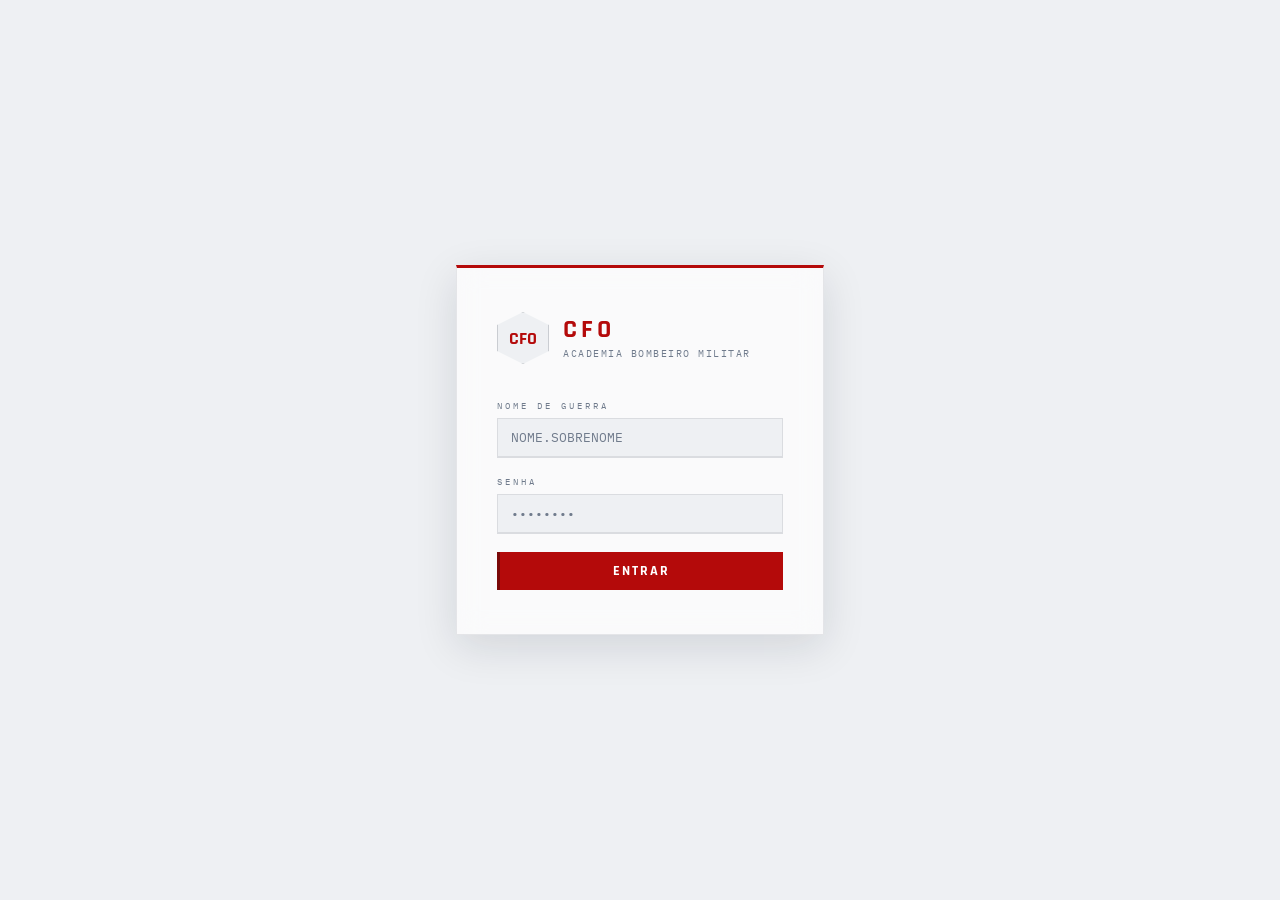
<file: ensino.html>
<!DOCTYPE html>
<html lang="pt-BR">
<head>
  <meta charset="UTF-8" />
  <link rel="icon" type="image/png" href="ABM.png" />
  <meta name="viewport" content="width=device-width, initial-scale=1.0" />
  <title>CFO — Ensino e Instrução</title>
  <link href="https://fonts.googleapis.com/css2?family=Rajdhani:wght@400;500;600;700&family=IBM+Plex+Mono:wght@400;500&family=IBM+Plex+Sans:wght@300;400;500;600&display=swap" rel="stylesheet" />
  <script src="table-sort.js" defer></script>
  <style>
    :root {
      --bg:              #eef0f3;
      --surface:         rgba(255,255,255,.68);
      --surface2:        rgba(255,255,255,.85);
      --border:          rgba(15,23,42,.09);
      --border2:         rgba(15,23,42,.16);
      --accent:          #b40a0a;
      --accent2:         #7a0808;
      --accent-dim:      rgba(180,10,10,.08);
      --danger:          #c0392b;
      --danger-dim:      rgba(192,57,43,.12);
      --text:            #1c2128;
      --text-dim:        #4b5563;
      --muted:           #707b8c;
      --success:         #1e9e57;
      --success-dim:     rgba(30,158,87,.1);
      --blue:            #2f7dbd;
      --blue-dim:        rgba(47,125,189,.1);
      --warn:            #c2670f;
      --warn-dim:        rgba(194,103,15,.1);
      --glass-blur:      blur(14px);
    }

    *, *::before, *::after { box-sizing: border-box; margin: 0; padding: 0; }

    body {
      background: var(--bg);
      color: var(--text);
      font-family: 'IBM Plex Sans', sans-serif;
      min-height: 100vh;
      overflow-x: hidden;
    }

    body::before {
      content: '';
      position: fixed; inset: 0;
      background:
        radial-gradient(circle at 12% 0%, rgba(180,10,10,.06) 0%, transparent 45%),
        radial-gradient(circle at 100% 30%, rgba(15,23,42,.04) 0%, transparent 50%);
      pointer-events: none; z-index: 0;
    }

    /* ── LOGIN ── */
    #screen-login {
      position: fixed; inset: 0; background: var(--bg); z-index: 500;
      display: flex; align-items: center; justify-content: center;
    }
    #screen-login.hidden { display: none; }

    .login-wrap { position: relative; z-index: 1; width: 100%; max-width: 400px; padding: 16px; }
    .login-card {
      background: var(--surface); backdrop-filter: var(--glass-blur); -webkit-backdrop-filter: var(--glass-blur);
      border: 1px solid var(--border);
      border-top: 3px solid var(--accent); padding: 44px 40px;
      box-shadow: 0 12px 40px rgba(15,23,42,.12);
    }
    .login-emblem { display: flex; align-items: center; gap: 14px; margin-bottom: 36px; }
    .login-hex {
      width: 52px; height: 52px; background: var(--bg); border: 1px solid var(--border2);
      clip-path: polygon(50% 0%,100% 25%,100% 75%,50% 100%,0% 75%,0% 25%);
      display: flex; align-items: center; justify-content: center;
      font-family: 'Rajdhani', sans-serif; font-size: 18px; font-weight: 700; color: var(--accent);
    }
    .login-brand { font-family: 'Rajdhani', sans-serif; font-size: 26px; font-weight: 700; letter-spacing: 4px; color: var(--accent); line-height: 1; }
    .login-sub { font-family: 'IBM Plex Mono', monospace; font-size: 10px; letter-spacing: 1.5px; color: var(--muted); text-transform: uppercase; margin-top: 4px; }
    .field { margin-bottom: 18px; }
    label { display: block; font-family: 'IBM Plex Mono', monospace; font-size: 9px; letter-spacing: 3px; color: var(--muted); text-transform: uppercase; margin-bottom: 7px; }

    input, select, textarea {
      width: 100%; background: var(--bg); border: 1px solid var(--border);
      border-bottom: 2px solid var(--border); color: var(--text);
      padding: 10px 13px; font-family: 'IBM Plex Mono', monospace;
      font-size: 13px; outline: none; transition: border-color .2s;
    }
    input:focus, select:focus, textarea:focus { border-color: var(--accent); border-bottom-color: var(--accent); }
    input::placeholder, textarea::placeholder { color: var(--muted); }
    select { cursor: pointer; } select option { background: var(--surface2); }

    .btn {
      display: inline-flex; align-items: center; gap: 7px;
      padding: 10px 20px; border: none; cursor: pointer;
      font-family: 'Rajdhani', sans-serif; font-size: 14px; font-weight: 700;
      letter-spacing: 2px; text-transform: uppercase; transition: all .15s;
    }
    .btn-full { width: 100%; justify-content: center; }
    .btn-primary { background: var(--accent); color: #fff; border-left: 3px solid var(--accent2); }
    .btn-primary:hover { background: #d11414; }
    .btn-ghost { background: transparent; color: var(--text-dim); border: 1px solid var(--border); }
    .btn-ghost:hover { border-color: var(--accent); color: var(--accent); }
    .btn-danger { background: var(--danger-dim); color: var(--danger); border: 1px solid rgba(192,57,43,.3); }
    .btn-danger:hover { background: rgba(192,57,43,.22); }
    .btn-sm { padding: 5px 12px; font-size: 11px; letter-spacing: 1px; }
    .btn-loading { opacity: .55; pointer-events: none; }

    .alert { padding: 10px 14px; font-family: 'IBM Plex Mono', monospace; font-size: 12px; margin-bottom: 16px; display: none; }
    .alert.show { display: block; }
    .alert.error { background: rgba(192,57,43,.12); border: 1px solid rgba(192,57,43,.25); color: #e74c3c; }
    .alert.success { background: var(--success-dim); border: 1px solid rgba(46,204,113,.25); color: var(--success); }

    /* ── APP SHELL ── */
    #app { display: none; }
    #app.visible { display: block; }

    /* ── TOPBAR ── */
    .topbar {
      position: fixed; top: 0; left: 0; right: 0; height: 48px;
      background: rgba(255,255,255,.78); backdrop-filter: var(--glass-blur); -webkit-backdrop-filter: var(--glass-blur);
      border-bottom: 3px solid var(--accent);
      box-shadow: 0 1px 12px rgba(15,23,42,.06);
      display: flex; align-items: center; justify-content: space-between;
      padding: 0 20px; z-index: 200;
    }
    .topbar-brand { display: flex; align-items: center; gap: 10px; }
    .topbar-sub { font-family: 'IBM Plex Mono', monospace; font-size: 10px; letter-spacing: 2px; color: var(--muted); text-transform: uppercase; }
    .topbar-user { display: flex; align-items: center; gap: 10px; }
    .topbar-name { font-family: 'Rajdhani', sans-serif; font-size: 13px; font-weight: 600; letter-spacing: 1px; color: var(--text); line-height: 1.2; }
    .topbar-role { font-family: 'IBM Plex Mono', monospace; font-size: 9px; letter-spacing: 2px; color: var(--muted); text-transform: uppercase; }
    .topbar-avatar {
      width: 30px; height: 30px; background: var(--accent-dim);
      border: 1px solid var(--accent2);
      display: flex; align-items: center; justify-content: center;
      font-family: 'Rajdhani', sans-serif; font-size: 14px; font-weight: 700; color: var(--accent);
    }
    #btn-hamburger { display: none; align-items: center; justify-content: center; width: 36px; height: 36px; background: none; border: none; cursor: pointer; color: var(--accent); font-size: 18px; flex-shrink: 0; margin-right: 8px; }

    /* ── SIDEBAR ── */
    .sidebar {
      position: fixed; top: 48px; left: 0; bottom: 0; width: 210px;
      background: linear-gradient(185deg, #14171c 0%, #1f0b0b 100%);
      border-right: 1px solid var(--border2);
      overflow-y: auto; z-index: 100;
      display: flex; flex-direction: column;
    }
    .sidebar-section { padding: 20px 0 8px; }
    .sidebar-label { font-family: 'IBM Plex Mono', monospace; font-size: 8px; letter-spacing: 3px; color: rgba(255,255,255,.4); text-transform: uppercase; padding: 0 16px 8px; }
    .sidebar-divider { height: 1px; background: rgba(255,255,255,.08); margin: 6px 14px; }
    .nav-item {
      display: flex; align-items: center; gap: 9px;
      padding: 8px 16px; font-family: 'IBM Plex Mono', monospace;
      font-size: 11px; letter-spacing: 1px; color: rgba(255,255,255,.85);
      cursor: pointer; transition: all .15s; border-left: 2px solid transparent;
    }
    .nav-item:hover { color: #fff; background: rgba(180,10,10,.18); border-left-color: var(--accent2); }
    .nav-item.active { color: #fff; background: rgba(180,10,10,.28); border-left-color: var(--accent); }
    .nav-icon { font-size: 13px; width: 16px; text-align: center; flex-shrink: 0; }
    .nav-badge {
      margin-left: auto; background: rgba(192,57,43,.8); color: #fff;
      font-size: 9px; padding: 1px 5px; border-radius: 8px; font-weight: 700;
    }

    /* ── MAIN ── */
    .main { margin-left: 210px; margin-top: 48px; padding: 28px 32px; min-height: calc(100vh - 48px); position: relative; z-index: 1; }

    /* ── SECTIONS ── */
    .section { display: none; }
    .section.active { display: block; animation: fadeUp .25s ease; }
    @keyframes fadeUp { from { opacity: 0; transform: translateY(10px); } to { opacity: 1; transform: translateY(0); } }

    /* ── PAGE HEADER ── */
    .page-header { margin-bottom: 28px; padding-bottom: 20px; border-bottom: 1px solid var(--border); display: flex; align-items: flex-start; justify-content: space-between; }
    .page-title { font-family: 'Rajdhani', sans-serif; font-size: 26px; font-weight: 700; letter-spacing: 2px; color: var(--text); text-transform: uppercase; }
    .page-title span { color: var(--accent); }
    .page-breadcrumb { font-family: 'IBM Plex Mono', monospace; font-size: 9px; letter-spacing: 3px; color: var(--muted); text-transform: uppercase; margin-bottom: 6px; }

    /* ── CARD ── */
    .card { background: var(--surface); backdrop-filter: var(--glass-blur); -webkit-backdrop-filter: var(--glass-blur); border: 1px solid var(--border); box-shadow: 0 4px 18px rgba(15,23,42,.05); margin-bottom: 20px; position: relative; }
    /* backdrop-filter cria stacking context próprio - sem isso, um .sd-panel
       aberto dentro de um .card fica por baixo do próximo .card da página. */
    .card:has(.sd-panel.open) { z-index: 5; }
    .card-header { padding: 13px 18px; background: rgba(255,255,255,.9); border-bottom: 1px solid var(--border); display: flex; align-items: center; justify-content: space-between; }
    .card-title { font-family: 'Rajdhani', sans-serif; font-size: 13px; font-weight: 700; letter-spacing: 2.5px; text-transform: uppercase; color: var(--accent); }
    .card-body { padding: 18px; }

    /* ── INFO ROW ── */
    .info-row { display: flex; justify-content: space-between; align-items: center; padding: 13px 20px; border-bottom: 1px solid var(--border); }
    .info-row:last-child { border-bottom: none; }
    .info-label { font-family: 'IBM Plex Mono', monospace; font-size: 10px; letter-spacing: 2px; color: var(--muted); text-transform: uppercase; }
    .info-value { font-family: 'IBM Plex Mono', monospace; font-size: 12px; color: var(--text-dim); }

    /* ── BADGES ── */
    .badge { display: inline-block; padding: 2px 8px; font-family: 'IBM Plex Mono', monospace; font-size: 9px; letter-spacing: 2px; text-transform: uppercase; }
    .badge-gold   { background: rgba(180,10,10,.12); color: var(--accent); border: 1px solid rgba(180,10,10,.25); }
    .badge-silver { background: rgba(74,80,96,.15); color: var(--text-dim); border: 1px solid rgba(74,80,96,.3); }
    .badge-blue   { background: var(--blue-dim); color: var(--blue); border: 1px solid rgba(52,152,219,.25); }
    .badge-green  { background: rgba(46,204,113,.1); color: var(--success); border: 1px solid rgba(46,204,113,.25); }
    .badge-warn   { background: var(--warn-dim); color: var(--warn); border: 1px solid rgba(224,123,42,.3); }
    .badge-danger { background: var(--danger-dim); color: var(--danger); border: 1px solid rgba(192,57,43,.3); }

    /* ── TABLE ── */
    table { width: 100%; border-collapse: collapse; }
    th { font-family: 'IBM Plex Mono', monospace; font-size: 9px; letter-spacing: 2px; text-transform: uppercase; color: var(--muted); padding: 10px 14px; text-align: left; border-bottom: 1px solid var(--border); }
    td { padding: 11px 14px; border-bottom: 1px solid var(--border); font-size: 13px; vertical-align: middle; }
    tr:last-child td { border-bottom: none; }
    tr:hover td { background: rgba(180,10,10,.03); }
    .td-mono { font-family: 'IBM Plex Mono', monospace; font-size: 11px; }

    /* ── PROGRESS BAR ── */
    .progress-wrap { height: 6px; background: var(--border2); width: 100%; min-width: 80px; }
    .progress-bar  { height: 6px; background: var(--accent); transition: width .4s ease; }
    .progress-bar.done { background: var(--success); }
    .progress-bar.mid  { background: var(--warn); }

    /* ── SEMESTRE BLOCK ── */
    .semestre-header {
      font-family: 'Rajdhani', sans-serif; font-size: 16px; font-weight: 700;
      letter-spacing: 2px; text-transform: uppercase; color: var(--accent);
      padding: 16px 0 10px; border-bottom: 1px solid var(--border2);
      margin-bottom: 4px; display: flex; align-items: center; justify-content: space-between;
    }
    .semestre-carga {
      font-family: 'IBM Plex Mono', monospace; font-size: 10px; color: var(--muted);
    }

    /* ── FORM ROW ── */
    .form-row { display: flex; gap: 14px; flex-wrap: wrap; }
    .form-group { flex: 1; min-width: 180px; }
    .form-group label { margin-bottom: 7px; }

    /* ── SEARCHABLE DROPDOWN (sd) ── */
    .sd-wrap { position: relative; display: inline-block; width: 100%; }
    .sd-trigger {
      width: 100%; background: var(--bg); border: 1px solid var(--border);
      border-bottom: 2px solid var(--border); color: var(--text);
      padding: 10px 28px 10px 13px; font-family: 'IBM Plex Mono', monospace;
      font-size: 13px; cursor: pointer; white-space: nowrap;
      position: relative; user-select: none; text-align: left;
      transition: border-color .2s;
    }
    .sd-trigger:hover, .sd-trigger:focus { border-color: var(--accent); border-bottom-color: var(--accent); outline: none; }
    .sd-trigger::after {
      content: '▾'; position: absolute; right: 10px; top: 50%;
      transform: translateY(-50%); color: var(--muted); font-size: 11px;
    }
    .sd-panel {
      display: none; position: absolute; top: 100%; left: 0; right: 0;
      background: var(--surface2); backdrop-filter: var(--glass-blur); -webkit-backdrop-filter: var(--glass-blur);
      border: 1px solid var(--border2);
      z-index: 350; box-shadow: 0 8px 24px rgba(15,23,42,.18);
    }
    .sd-panel.open { display: block; }
    .sd-search {
      width: 100%; background: var(--bg); border: none;
      border-bottom: 1px solid var(--border); color: var(--text);
      padding: 9px 12px; font-family: 'IBM Plex Mono', monospace;
      font-size: 11px; outline: none;
    }
    .sd-search::placeholder { color: var(--muted); }
    .sd-list { max-height: 200px; overflow-y: auto; }
    .sd-option {
      padding: 8px 12px; font-size: 12px; cursor: pointer;
      border-bottom: 1px solid rgba(15,23,42,.07); transition: background .1s;
    }
    .sd-option:hover { background: rgba(180,10,10,.08); }
    .sd-option.sd-selected { background: rgba(180,10,10,.12); color: var(--accent); }
    .sd-option.sd-option-warn { background: var(--warn-dim); color: var(--warn); }
    .sd-option.sd-option-warn.sd-selected { background: rgba(194,103,15,.22); }
    .sd-clear {
      padding: 7px 12px; font-family: 'IBM Plex Mono', monospace;
      font-size: 10px; color: var(--muted); cursor: pointer;
      border-top: 1px solid var(--border); text-align: center;
      letter-spacing: 1px; text-transform: uppercase;
    }
    .sd-clear:hover { color: var(--text); background: rgba(180,10,10,.05); }
    .inline-edit-wrap { display: flex; align-items: center; gap: 6px; }
    .inline-edit-wrap input { padding: 4px 8px; font-size: 11px; width: 180px; border-bottom-width: 1px; }
    .btn-icon { background: none; border: none; cursor: pointer; color: var(--muted); font-size: 13px; padding: 2px 4px; transition: color .15s; }
    .btn-icon:hover { color: var(--accent); }

    /* ── TOAST ── */
    #toast {
      position: fixed; bottom: 28px; left: 50%; transform: translateX(-50%);
      background: var(--surface); border: 1px solid var(--border);
      font-family: 'IBM Plex Mono', monospace; font-size: 11px; letter-spacing: 1px;
      padding: 10px 20px; z-index: 999; opacity: 0; pointer-events: none;
      transition: opacity .25s; white-space: nowrap;
    }
    #toast.show { opacity: 1; }
    #toast.success { border-color: var(--success); color: var(--success); }
    #toast.error   { border-color: var(--danger);  color: var(--danger);  }

    /* ── EMPTY STATE ── */
    .empty-state { text-align: center; padding: 48px 20px; }
    .empty-state-icon { font-size: 28px; color: var(--border2); margin-bottom: 12px; }
    .empty-state-text { font-family: 'IBM Plex Mono', monospace; font-size: 11px; letter-spacing: 2px; color: var(--muted); text-transform: uppercase; }

    /* ── FALTAS PROGRESS ── */
    .progress-bar.falta-ok     { background: var(--success); }
    .progress-bar.falta-warn   { background: var(--warn); }
    .progress-bar.falta-danger { background: var(--danger); }
    .falta-bar-wrap { position: relative; flex: 1; min-width: 80px; }
    .falta-threshold {
      position: absolute; top: 0; width: 1px; height: 6px; opacity: .8;
    }

    /* ── QIS (Quadro de Instrução Semanal) ── */
    #qis-table th, #qis-table td, .qis-hist-preview th, .qis-hist-preview td { text-align: center; white-space: nowrap; }
    #qis-table th:first-child, #qis-table td:first-child,
    .qis-hist-preview th:first-child, .qis-hist-preview td:first-child { text-align: left; white-space: normal; }
    .qis-hist-preview { width: 100%; margin-top: 4px; }
    .qis-hist-preview th, .qis-hist-preview td:first-child {
      font-family: 'IBM Plex Mono', monospace; font-size: 9px; color: var(--muted); padding: 3px 6px;
    }
    .qis-cell-trigger {
      width: 100%; min-width: 88px; max-width: 88px; background: var(--bg); border: 1px solid var(--border);
      border-bottom: 2px solid var(--border); color: var(--text);
      padding: 4px 6px; font-family: 'IBM Plex Mono', monospace;
      font-size: 9px; line-height: 1.25; cursor: pointer; transition: border-color .2s;
      white-space: normal;
    }
    .qis-cell-trigger:hover { border-color: var(--accent); border-bottom-color: var(--accent); }
    .qis-cell-readonly {
      font-family: 'IBM Plex Mono', monospace; font-size: 9px; color: var(--text-dim);
      padding: 4px 6px; display: block; line-height: 1.25; white-space: normal;
    }
    /* Hold-to-confirm: padrão de confirmação sem popup usado em todo botão
       sensível desta página - segurar ~2s (barra de preenchimento visual)
       em vez de window.confirm(). */
    .hold-confirm { position: relative; overflow: hidden; }
    .hold-confirm .hold-fill {
      position: absolute; left: 0; top: 0; bottom: 0; width: 0%;
      background: rgba(0,0,0,.4); transition: none; z-index: 0;
    }
    .hold-confirm.holding .hold-fill { transition: width 2000ms linear; width: 100%; }
    .hold-confirm span:last-child { position: relative; z-index: 1; }
    .qis-table-pasting .qis-cell-trigger { cursor: copy; }
    /* Paleta categórica sequencial: não é fixa por disciplina - a 1ª
       disciplina distinta que aparece no quadro (varrendo linha x dia) pega
       a cor 1, a 2ª pega a cor 2, etc. Só reforço visual: a identidade da
       disciplina continua sempre pelo texto da célula, nunca só pela cor. */
    .qis-cat-1 { background: rgba(42,120,214,.16); }
    .qis-cat-2 { background: rgba(235,104,52,.16); }
    .qis-cat-3 { background: rgba(27,175,122,.16); }
    .qis-cat-4 { background: rgba(237,161,0,.18); }
    .qis-cat-5 { background: rgba(232,123,164,.18); }
    .qis-cat-6 { background: rgba(0,131,0,.14); }
    .qis-cat-7 { background: rgba(74,58,167,.16); }
    .qis-cat-8 { background: rgba(227,73,72,.16); }

    /* ── Calendário customizado (seleção de semana do QIS) ── */
    .qis-week-trigger {
      width: 100%; text-align: left; background: var(--bg); border: 1px solid var(--border);
      border-bottom: 2px solid var(--border); color: var(--text);
      padding: 10px 13px; font-family: 'IBM Plex Mono', monospace;
      font-size: 13px; cursor: pointer; transition: border-color .2s;
    }
    .qis-week-trigger:hover, .qis-week-trigger:focus { border-color: var(--accent); border-bottom-color: var(--accent); outline: none; }
    .qis-week-picker {
      width: 260px; background: var(--surface2); border: 1px solid var(--border2);
      box-shadow: 0 8px 24px rgba(0,0,0,.18); padding: 10px; backdrop-filter: var(--glass-blur);
    }
    .qis-week-nav {
      display: flex; align-items: center; justify-content: space-between;
      font-family: 'IBM Plex Mono', monospace; font-size: 11px; text-transform: capitalize;
      margin-bottom: 8px;
    }
    .qis-week-nav button {
      background: none; border: none; color: var(--text); cursor: pointer; font-size: 15px;
      width: 22px; height: 22px; line-height: 1; padding: 0;
    }
    .qis-week-nav button:hover { color: var(--accent); }
    .qis-week-daynames, .qis-week-row {
      display: grid; grid-template-columns: repeat(7, 1fr); text-align: center;
    }
    .qis-week-daynames span {
      font-family: 'IBM Plex Mono', monospace; font-size: 9px; color: var(--muted);
      padding-bottom: 4px;
    }
    .qis-week-row { cursor: pointer; border-radius: 3px; transition: background .12s; }
    .qis-week-row:hover { background: var(--accent-dim); }
    .qis-week-day {
      font-family: 'IBM Plex Mono', monospace; font-size: 11px; color: var(--text);
      padding: 5px 0;
    }
    .qis-week-day.outro-mes { color: var(--muted); opacity: .5; }
    .qis-week-day.hoje { font-weight: 700; text-decoration: underline; }

    /* ── FILTERS BAR ── */
    .filters-bar { display: flex; align-items: center; gap: 10px; flex-wrap: wrap; margin-bottom: 20px; }
    .filters-bar label { font-family: 'IBM Plex Mono', monospace; font-size: 9px; letter-spacing: 2px; color: var(--muted); text-transform: uppercase; margin-bottom: 0; white-space: nowrap; }
    .filters-bar select, .filters-bar input { width: auto; padding: 5px 10px; font-size: 11px; }

    /* ── OVERLAY ── */
    #sidebar-overlay { display: none; position: fixed; inset: 0; background: rgba(0,0,0,.5); z-index: 99; }
    #sidebar-overlay.show { display: block; }

    /* ── MOBILE ── */
    #mobile-menu-btn { display: none; }
    @media (max-width: 768px) {
      .topbar { display: none; }
      #mobile-menu-btn { display: flex; }
      .sidebar { transform: translateX(-100%); transition: transform .25s ease; }
      .sidebar.open { transform: translateX(0); }
      .main { margin-left: 0; padding: 14px; }
      .page-header { flex-direction: column; gap: 10px; margin-bottom: 18px; }
      .page-title { font-size: 20px; }
      .form-row { flex-direction: column; }
    }

    /* ── FOOTER ── */
    .app-footer { margin-top: 36px; padding-top: 24px; border-top: 1px solid var(--border); }
    .app-footer-grid { display: grid; grid-template-columns: 1fr 1fr 1fr; gap: 24px; margin-bottom: 18px; }
    .app-footer-brand { display: flex; align-items: center; gap: 10px; margin-bottom: 8px; }
    .app-footer-brand img { width: 34px; height: auto; }
    .app-footer-brand span {
      font-family: 'Rajdhani', sans-serif; font-weight: 700; letter-spacing: 2px;
      color: var(--text); font-size: 14px; text-transform: uppercase;
    }
    .app-footer-title {
      font-family: 'IBM Plex Mono', monospace; font-size: 9px; letter-spacing: 2px;
      text-transform: uppercase; color: var(--muted); margin-bottom: 10px;
    }
    .app-footer p, .app-footer li { font-size: 12px; color: var(--text-dim); line-height: 1.8; }
    .app-footer ul { list-style: none; }
    .app-footer a { color: var(--accent); text-decoration: none; }
    .app-footer a:hover { text-decoration: underline; }
    .app-footer-copy {
      text-align: center; padding-top: 14px; border-top: 1px solid var(--border);
      font-family: 'IBM Plex Mono', monospace; font-size: 10px; color: var(--muted);
      letter-spacing: .5px;
    }
    @media (max-width: 640px) {
      .app-footer-grid { grid-template-columns: 1fr; gap: 16px; }
    }

    /* ── CURSO ATIVO (badge + modal) ── */
    .curso-badge {
      display: inline-flex; align-items: center; gap: 6px;
      background: var(--accent); color: #fff;
      border: none; cursor: pointer;
      padding: 7px 14px; border-radius: 20px;
      font-family: 'IBM Plex Mono', monospace;
      font-size: 11px; font-weight: 600; letter-spacing: 1px;
      text-transform: uppercase;
      transition: opacity .15s;
    }
    .curso-badge:hover { opacity: .85; }

    .modal-overlay {
      position: fixed; inset: 0;
      background: rgba(15,23,42,.35);
      backdrop-filter: blur(8px) saturate(110%);
      -webkit-backdrop-filter: blur(8px) saturate(110%);
      z-index: 400;
      display: none; align-items: center; justify-content: center;
      padding: 16px;
    }
    .modal-overlay.open { display: flex; }
    .modal {
      background: var(--surface);
      border: 1px solid var(--border);
      border-top: 2px solid var(--accent);
      box-shadow: 0 12px 40px rgba(15,23,42,.15);
      width: 100%; max-width: 400px; padding: 36px;
      position: relative;
    }
    .modal-title {
      font-family: 'Rajdhani', sans-serif;
      font-size: 20px; font-weight: 700;
      letter-spacing: 3px; color: var(--accent);
      text-transform: uppercase; margin-bottom: 24px;
    }
    .curso-card {
      display: flex; align-items: center; justify-content: space-between;
      text-align: left; width: 100%;
      background: var(--bg); border: 1px solid var(--border);
      padding: 14px 16px; cursor: pointer; border-radius: 6px;
      font-family: inherit; transition: border-color .15s;
    }
    .curso-card:hover { border-color: var(--accent); }
    .curso-card.active { border-color: var(--accent); border-width: 2px; }
    .curso-card-nome {
      font-family: 'Rajdhani', sans-serif; font-weight: 700;
      font-size: 16px; letter-spacing: 1px; color: var(--text);
    }
    .curso-card-sub {
      font-family: 'IBM Plex Mono', monospace;
      font-size: 10px; color: var(--muted); margin-top: 3px;
    }
    .curso-card-check { color: var(--accent); font-size: 18px; font-weight: 700; }
  </style>
</head>
<script>if (localStorage.getItem('token')) document.documentElement.classList.add('has-token');</script>
<style>.has-token #screen-login { display: none !important; }</style>
<body>

<div id="screen-login">
  <div class="login-wrap">
    <div class="login-card">
      <div class="login-emblem">
        <div class="login-hex">CFO</div>
        <div>
          <div class="login-brand">CFO</div>
          <div class="login-sub">Academia Bombeiro Militar</div>
        </div>
      </div>
      <div id="login-alert" class="alert error"></div>
      <div class="field">
        <label>Nome de Guerra</label>
        <input type="text" id="login-user" placeholder="NOME.SOBRENOME" autocomplete="username" />
      </div>
      <div class="field">
        <label>Senha</label>
        <input type="password" id="login-pass" placeholder="••••••••" autocomplete="current-password" />
      </div>
      <button class="btn btn-primary btn-full" onclick="doLogin()">Entrar</button>
    </div>
  </div>
</div>

<div id="app">

  <header class="topbar">
    <div class="topbar-brand">
      <button id="btn-hamburger" onclick="toggleSidebar()" aria-label="Menu">☰</button>
      <img src="ABM.png" alt="Brasão ABM" style="width:28px;height:auto;filter:drop-shadow(0 1px 4px rgba(0,0,0,.4));" />
      <div class="topbar-sub">Academia Bombeiro Militar</div>
    </div>
    <nav id="topbar-page-nav" style="gap:0;align-items:stretch;margin:0 auto;display:flex;">
      <a href="index.html" style="display:flex;align-items:center;padding:0 16px;font-family:'IBM Plex Mono',monospace;font-size:10px;letter-spacing:2px;text-transform:uppercase;color:var(--muted);border-bottom:2px solid transparent;text-decoration:none;white-space:nowrap;transition:color .2s;" onmouseover="this.style.color='var(--text)'" onmouseout="this.style.color='var(--muted)'">Gestão</a>
      <a href="fatos_observados.html" style="display:flex;align-items:center;padding:0 16px;font-family:'IBM Plex Mono',monospace;font-size:10px;letter-spacing:2px;text-transform:uppercase;color:var(--muted);border-bottom:2px solid transparent;text-decoration:none;white-space:nowrap;transition:color .2s;" onmouseover="this.style.color='var(--text)'" onmouseout="this.style.color='var(--muted)'">Fatos Observados</a>
      <a href="requerimentos.html" style="display:flex;align-items:center;padding:0 16px;font-family:'IBM Plex Mono',monospace;font-size:10px;letter-spacing:2px;text-transform:uppercase;color:var(--muted);border-bottom:2px solid transparent;text-decoration:none;white-space:nowrap;transition:color .2s;" onmouseover="this.style.color='var(--text)'" onmouseout="this.style.color='var(--muted)'">Requerimentos</a>
      <a href="ordens_em_vigor.html" style="display:flex;align-items:center;padding:0 16px;font-family:'IBM Plex Mono',monospace;font-size:10px;letter-spacing:2px;text-transform:uppercase;color:var(--muted);border-bottom:2px solid transparent;text-decoration:none;white-space:nowrap;transition:color .2s;" onmouseover="this.style.color='var(--text)'" onmouseout="this.style.color='var(--muted)'">Ordens em Vigor</a>
      <a href="ensino.html" style="display:flex;align-items:center;padding:0 16px;font-family:'IBM Plex Mono',monospace;font-size:10px;letter-spacing:2px;text-transform:uppercase;color:var(--accent);border-bottom:2px solid var(--accent);text-decoration:none;white-space:nowrap;">Ensino</a>
    </nav>
    <div class="topbar-user">
      <button type="button" id="top-curso-badge" class="curso-badge" style="display:none;" onclick="abrirModalCurso()">
        <span id="top-curso-badge-label">—</span><span style="opacity:.65;">▾</span>
      </button>
      <div style="text-align:right;">
        <div class="topbar-name" id="top-name">—</div>
        <div class="topbar-role" id="top-role">—</div>
      </div>
      <div class="topbar-avatar" id="top-avatar">?</div>
    </div>
  </header>

  <div class="modal-overlay" id="modal-curso">
    <div class="modal" style="max-width:420px;">
      <div class="modal-title">Selecionar Curso</div>
      <div id="modal-curso-lista" style="display:flex;flex-direction:column;gap:10px;"></div>
      <button class="btn btn-ghost btn-full btn-sm" style="margin-top:18px;" onclick="document.getElementById('modal-curso').classList.remove('open')">Cancelar</button>
    </div>
  </div>

  <button id="mobile-menu-btn" onclick="toggleSidebar()" aria-label="Menu" style="position:fixed;top:12px;left:12px;z-index:250;background:var(--surface-2);border:1px solid var(--border);border-radius:6px;color:var(--text);font-size:18px;width:38px;height:38px;align-items:center;justify-content:center;cursor:pointer;">☰</button>

  <div id="sidebar-overlay" onclick="closeSidebar()"></div>

  <aside class="sidebar">
    <div class="sidebar-section">
      <div class="sidebar-label">Ensino</div>
      <div class="nav-item active" data-section="status" onclick="showSection('status')">
        <span class="nav-icon">◉</span> Status das Disciplinas
      </div>
      <div class="nav-item" data-section="disciplinas" onclick="showSection('disciplinas')">
        <span class="nav-icon">▣</span> Instruções
      </div>
      <div class="nav-item" data-section="faltas" onclick="showSection('faltas')">
        <span class="nav-icon">⚑</span> Faltas
      </div>
      <div class="nav-item" data-section="qis" onclick="showSection('qis')">
        <span class="nav-icon">▤</span> Quadro de Instrução Semanal
      </div>
      <div class="nav-item" data-section="dashboard" onclick="showSection('dashboard')">
        ▦ Dashboard
      </div>
      <div class="nav-item" data-section="notas" onclick="showSection('notas')">
        <span class="nav-icon">★</span> Notas
      </div>
      <div class="nav-item" data-section="classificacao" onclick="showSection('classificacao')">
        <span class="nav-icon">▲</span> Classificação
      </div>
      <div class="nav-item" data-section="boletim" onclick="showSection('boletim')">
        <span class="nav-icon">↓</span> Boletim
      </div>
    </div>

    <div class="sidebar-section" id="nav-lancar" style="display:none;">
      <div class="sidebar-divider"></div>
      <div class="sidebar-label">Lançamento</div>
      <div class="nav-item" data-section="lancar" onclick="showSection('lancar')">
        <span class="nav-icon">✚</span> Lançar Disciplina
      </div>
      <div class="nav-item" data-section="instrucao" onclick="showSection('instrucao')">
        <span class="nav-icon">◎</span> Lançar Instrução
      </div>
      <div class="nav-item" data-section="avaliacao" onclick="showSection('avaliacao')">
        <span class="nav-icon">✦</span> Lançar Avaliação
      </div>
    </div>

    <div class="sidebar-section">
      <div class="sidebar-divider"></div>
      <div class="sidebar-label">Navegação</div>
      <a href="index.html" class="nav-item" style="text-decoration:none;">
        <span class="nav-icon">⚙</span> Gestão
      </a>
      <a href="fatos_observados.html" class="nav-item" style="text-decoration:none;">
        <span class="nav-icon">◧</span> Fatos Observados
      </a>
      <a href="requerimentos.html" class="nav-item" style="text-decoration:none;">
        <span class="nav-icon">◈</span> Requerimentos
      </a>
      <a href="ordens_em_vigor.html" class="nav-item" style="text-decoration:none;">
        <span class="nav-icon">◆</span> Ordens em Vigor
      </a>
      <div class="nav-item" onclick="handleLogout()" style="color:var(--danger,#e55);">
        <span class="nav-icon">↩</span> Sair
      </div>
    </div>
  </aside>

  <main class="main">

    <!-- ── STATUS DAS DISCIPLINAS ── -->
    <section class="section active" id="section-status">
      <div class="page-header">
        <div>
          <div class="page-breadcrumb">CFO · Ensino e Instrução</div>
          <div class="page-title">Status das <span>Disciplinas</span></div>
        </div>
      </div>

      <div class="filters-bar" id="status-filters">
        <label>Semestre</label>
        <select id="filter-status-semestre" onchange="loadStatus()">
          <option value="">Todos</option>
        </select>
        <span id="filter-turma-wrap" style="display:none;align-items:center;gap:8px;">
          <label>Turma</label>
          <select id="filter-status-turma" onchange="loadStatus()">
            <option value="">Todas</option>
          </select>
        </span>
        <label style="display:flex;align-items:center;gap:6px;cursor:pointer;user-select:none;">
          <input type="checkbox" id="filter-status-ocultar-concluidas" onchange="loadStatus()" style="cursor:pointer;">
          Ocultar concluídas
        </label>
      </div>

      <div id="status-container">
        <div class="empty-state"><div class="empty-state-icon">◎</div><div class="empty-state-text">Carregando...</div></div>
      </div>
    </section>

    <!-- ── DISCIPLINAS ── -->
    <section class="section" id="section-disciplinas">
      <div class="page-header">
        <div>
          <div class="page-breadcrumb">CFO · Ensino e Instrução</div>
          <div class="page-title"><span>Disciplinas</span> Cadastradas</div>
        </div>
      </div>

      <div class="filters-bar">
        <label>Semestre</label>
        <select id="filter-disc-semestre" onchange="loadDisciplinas()">
          <option value="">Todos</option>
        </select>
        <span id="filter-disc-turma-wrap" style="display:none;align-items:center;gap:8px;">
          <label>Turma</label>
          <select id="filter-disc-turma" onchange="loadDisciplinas()">
            <option value="">Todas</option>
          </select>
        </span>
        <label>De</label>
        <input type="date" id="filter-disc-data-inicio" onchange="loadDisciplinas()">
        <label>Até</label>
        <input type="date" id="filter-disc-data-fim" onchange="loadDisciplinas()">
        <button class="btn btn-ghost btn-sm" onclick="document.getElementById('filter-disc-data-inicio').value='';document.getElementById('filter-disc-data-fim').value='';loadDisciplinas()" title="Limpar período">✕ Limpar período</button>
        <label style="display:flex;align-items:center;gap:6px;cursor:pointer;user-select:none;">
          <input type="checkbox" id="filter-disc-ocultar-concluidas" onchange="loadDisciplinas()" style="cursor:pointer;">
          Ocultar concluídas
        </label>
      </div>

      <div class="card">
        <div class="card-header">
          <span class="card-title">Disciplinas</span>
          <span id="disc-meta" style="font-family:'IBM Plex Mono',monospace;font-size:10px;color:var(--muted);"></span>
        </div>
        <div id="disc-container">
          <div class="empty-state"><div class="empty-state-icon">◎</div><div class="empty-state-text">Carregando...</div></div>
        </div>
      </div>
    </section>

    <!-- ── FALTAS ── -->
    <section class="section" id="section-faltas">
      <div class="page-header">
        <div>
          <div class="page-breadcrumb">CFO · Ensino e Instrução</div>
          <div class="page-title">Controle de <span>Faltas</span></div>
        </div>
      </div>

      <div class="filters-bar" id="faltas-filters">
        <label>Semestre</label>
        <select id="filter-faltas-semestre" onchange="loadFaltas()">
          <option value="">Todos</option>
        </select>
        <span id="filter-faltas-turma-wrap" style="display:none;align-items:center;gap:8px;">
          <label>Turma</label>
          <select id="filter-faltas-turma" onchange="loadFaltas()">
            <option value="">Todas</option>
          </select>
        </span>
        <label style="display:flex;align-items:center;gap:6px;cursor:pointer;user-select:none;">
          <input type="checkbox" id="filter-faltas-ocultar-concluidas" onchange="loadFaltas()" style="cursor:pointer;">
          Ocultar disciplinas concluídas
        </label>
      </div>

      <div id="faltas-container">
        <div class="empty-state"><div class="empty-state-icon">◎</div><div class="empty-state-text">Carregando...</div></div>
      </div>
    </section>

    <!-- ── QUADRO DE INSTRUÇÃO SEMANAL (QIS) ── -->
    <section class="section" id="section-qis">
      <div class="page-header">
        <div>
          <div class="page-breadcrumb">CFO · Ensino e Instrução</div>
          <div class="page-title">Quadro de <span>Instrução Semanal</span></div>
        </div>
      </div>

      <div class="filters-bar">
        <label>Turma</label>
        <select id="qis-turma-select" onchange="onQisTurmaChange()">
          <option value="">Selecione...</option>
        </select>
        <button class="btn btn-primary btn-sm" id="qis-btn-novo" style="display:none;" onclick="abrirQisCriacao()">+ Novo QIS</button>
      </div>

      <div id="qis-historico">
        <div class="empty-state"><div class="empty-state-icon">▤</div><div class="empty-state-text">Selecione uma turma</div></div>
      </div>

      <div class="card" id="qis-grid-card" style="display:none;">
        <div class="card-header">
          <span class="card-title" id="qis-grid-title">Novo QIS</span>
          <button class="btn btn-ghost btn-sm" onclick="fecharQisGrid()">✕ Fechar</button>
        </div>
        <div class="card-body">
          <div id="qis-alert" class="alert error"></div>

          <div class="form-row" id="qis-novo-form" style="margin-bottom:18px;">
            <div class="form-group" style="position:relative;">
              <label>Semana</label>
              <button type="button" class="qis-week-trigger" id="qis-week-trigger" onclick="toggleQisWeekPicker(event)">Selecione a semana</button>
              <input type="hidden" id="qis-input-semana">
            </div>
            <div class="form-group">
              <label>Nº de horas-aula (linhas)</label>
              <input type="number" id="qis-input-linhas" min="1" max="20" value="6">
            </div>
            <div class="form-group" style="display:flex;align-items:flex-end;">
              <button class="btn btn-primary btn-sm" onclick="gerarGradeQis()">Gerar grade</button>
            </div>
          </div>

          <div id="qis-paste-bar" style="display:none;margin-bottom:12px;padding:8px 12px;background:rgba(52,152,219,.12);border:1px solid var(--accent);border-radius:4px;align-items:center;justify-content:space-between;gap:10px;font-family:'IBM Plex Mono',monospace;font-size:11px;">
            <span>📋 Colando: <strong id="qis-paste-bar-nome"></strong> — clique nas células para colar, Esc para cancelar</span>
            <button type="button" class="btn btn-ghost btn-sm" onclick="cancelQisPaste()">Cancelar</button>
          </div>

          <div style="overflow-x:auto;">
            <table id="qis-table" style="display:none;">
              <thead><tr id="qis-table-head"></tr></thead>
              <tbody id="qis-table-body"></tbody>
            </table>
          </div>

          <div style="margin-top:18px;display:none;" id="qis-grid-actions">
            <button class="btn btn-primary btn-sm" onclick="salvarQis()">Salvar QIS</button>
          </div>
        </div>
      </div>

      <!-- Painel de busca de disciplina compartilhado entre as células da grade -->
      <!-- (não usa a classe sd-wrap/a classe 'open': é um único painel flutuante
           reaproveitado por até 20×7 células, e o handler global de "clique fora"
           de .sd-panel.open (linha ~2646) fecharia este quando o gatilho clicado
           - uma célula da tabela - não está aninhado dentro dele; por isso ele
           tem seu próprio listener de clique-fora, ver fecharQisCellSdSeClicouFora) -->
      <div class="sd-panel" id="qis-cell-sd" style="position:fixed;width:260px;display:none;z-index:401;">
        <input class="sd-search" placeholder="Pesquisar disciplina..." oninput="filterQisCellSd(this.value)">
        <div class="sd-list" id="qis-cell-sd-list"></div>
        <div class="sd-clear" onclick="limparQisCell()">✕ Limpar célula</div>
      </div>

      <!-- Calendário customizado do "Semana": sempre seleciona a semana (Seg-Dom)
           inteira, nunca um dia avulso - ao clicar em qualquer dia de uma linha,
           a segunda-feira daquela linha vira semana_inicio. -->
      <div class="qis-week-picker" id="qis-week-picker" style="position:fixed;display:none;z-index:401;">
        <div class="qis-week-nav">
          <button type="button" onclick="qisWeekPickerMes(-1)">‹</button>
          <span id="qis-week-picker-label"></span>
          <button type="button" onclick="qisWeekPickerMes(1)">›</button>
        </div>
        <div class="qis-week-daynames">
          <span>Seg</span><span>Ter</span><span>Qua</span><span>Qui</span><span>Sex</span><span>Sáb</span><span>Dom</span>
        </div>
        <div id="qis-week-picker-grid"></div>
      </div>
    </section>

    <!-- ── LANÇAR DISCIPLINA (B3) ── -->
    <section class="section" id="section-lancar">
      <div class="page-header">
        <div>
          <div class="page-breadcrumb">CFO · Ensino e Instrução</div>
          <div class="page-title">Lançar <span>Disciplina</span></div>
        </div>
      </div>

      <div class="card" style="max-width:560px;">
        <div class="card-header"><span class="card-title">Nova Disciplina</span></div>
        <div class="card-body">
          <div id="lancar-alert" class="alert error"></div>

          <div class="form-row" style="margin-bottom:16px;">
            <div class="form-group">
              <label>Turma</label>
              <select id="lancar-turma" onchange="onTurmaChange()">
                <option value="">Selecione a turma...</option>
              </select>
            </div>
          </div>

          <div class="form-row" style="margin-bottom:16px;">
            <div class="form-group">
              <label>Disciplina</label>
              <select id="lancar-tipo" disabled onchange="onTipoChange()">
                <option value="">Selecione a turma</option>
              </select>
            </div>
          </div>

          <div class="form-row" style="margin-bottom:16px;">
            <div class="form-group">
              <label>Nome do Instrutor</label>
              <input type="text" id="lancar-instrutor" placeholder="Nome completo" />
            </div>
          </div>

          <div id="lancar-tipo-info" style="display:none;margin-bottom:16px;">
            <div class="card" style="margin-bottom:0;background:var(--surface2);">
              <div class="info-row" style="padding:10px 16px;">
                <span class="info-label">Semestre</span>
                <span class="info-value" id="lancar-info-semestre">—</span>
              </div>
              <div class="info-row" style="padding:10px 16px;">
                <span class="info-label">Carga Horária</span>
                <span class="info-value" id="lancar-info-horas">—</span>
              </div>
              <div class="info-row" style="padding:10px 16px;border-bottom:none;">
                <span class="info-label">Peso</span>
                <span class="info-value" id="lancar-info-peso">—</span>
              </div>
            </div>
          </div>

          <button class="btn btn-primary" onclick="lancarDisciplina()">✚ Lançar</button>
        </div>
      </div>
    </section>

    <!-- ── LANÇAR INSTRUÇÃO (B3) ── -->
    <section class="section" id="section-instrucao">
      <div class="page-header">
        <div>
          <div class="page-breadcrumb">CFO · Ensino e Instrução</div>
          <div class="page-title">Lançar <span>Instrução</span></div>
        </div>
      </div>

      <div class="card" style="max-width:560px;">
        <div class="card-header"><span class="card-title">Disciplina</span></div>
        <div class="card-body">
          <div class="form-group">
            <label>Selecione a disciplina</label>
            <select id="inst-disciplina" onchange="onInstDisciplinaChange()">
              <option value="">Carregando...</option>
            </select>
          </div>
        </div>
      </div>

      <div id="inst-grid-wrap" style="display:none;">

        <div class="card" style="max-width:560px;margin-bottom:20px;">
          <div class="card-header"><span class="card-title">Data e Xerife</span></div>
          <div class="card-body">
            <div class="form-row">
              <div class="form-group" style="min-width:160px;max-width:200px;">
                <label>Data</label>
                <input type="date" id="inst-data-global">
              </div>
              <div class="form-group">
                <label>Xerife</label>
                <div class="sd-wrap" id="inst-xerife-sd">
                  <button type="button" class="sd-trigger" id="inst-xerife-sd-trigger"
                          onclick="toggleInstXerifeSd()" data-placeholder="— Nenhum —">— Nenhum —</button>
                  <div class="sd-panel" id="inst-xerife-sd-panel">
                    <input class="sd-search" placeholder="Pesquisar aluno..."
                           oninput="filterInstXerifeSd(this.value)">
                    <div class="sd-list" id="inst-xerife-sd-list"></div>
                    <div class="sd-clear" onclick="clearInstXerifeSd()">✕ Limpar</div>
                  </div>
                </div>
              </div>
            </div>
          </div>
        </div>

        <div style="display:flex;justify-content:space-between;align-items:center;margin-bottom:14px;">
          <span style="font-family:'IBM Plex Mono',monospace;font-size:11px;color:var(--muted);">
            HORÁRIOS: <strong id="inst-count" style="color:var(--text);">0</strong>/6
          </span>
          <div style="display:flex;gap:8px;">
            <button class="btn btn-ghost btn-sm" id="inst-add-btn" onclick="addHorario()">✚ Horário</button>
            <button type="button" class="btn btn-primary btn-sm hold-confirm" id="inst-lancar-btn"
                    onmousedown="prepararESegurarLancamento(event)" onmouseup="cancelarHold()" onmouseleave="cancelarHold()"
                    ontouchstart="prepararESegurarLancamento(event)" ontouchend="cancelarHold()">
              <span class="hold-fill"></span><span>Segure p/ lançar</span>
            </button>
          </div>
        </div>

        <div id="inst-resumo" class="alert" style="display:none;white-space:pre-wrap;font-family:'IBM Plex Mono',monospace;font-size:12px;line-height:1.6;"></div>
        <div id="inst-alert" class="alert error"></div>

        <div style="overflow-x:auto;">
          <table id="inst-table" style="width:auto;min-width:100%;"></table>
        </div>
      </div>
    </section>

    <!-- ── LANÇAR AVALIAÇÃO (B3) ── -->
    <section class="section" id="section-avaliacao">
      <div class="page-header">
        <div>
          <div class="page-breadcrumb">CFO · Ensino e Instrução</div>
          <div class="page-title">Lançar <span>Avaliação</span></div>
        </div>
      </div>

      <div class="card" style="max-width:560px;margin-bottom:20px;">
        <div class="card-header"><span class="card-title">Disciplina e Avaliação</span></div>
        <div class="card-body">
          <div id="aval-alert" class="alert error"></div>

          <div class="form-group" style="margin-bottom:16px;">
            <label>Disciplina</label>
            <div class="sd-wrap" id="aval-disciplina-sd">
              <button type="button" class="sd-trigger" id="aval-disciplina-sd-trigger"
                      onclick="toggleAvalDisciplinaSd()" data-placeholder="Selecione a disciplina...">Carregando...</button>
              <div class="sd-panel" id="aval-disciplina-sd-panel">
                <input class="sd-search" placeholder="Pesquisar disciplina..."
                       oninput="filterAvalDisciplinaSd(this.value)">
                <div class="sd-list" id="aval-disciplina-sd-list"></div>
              </div>
            </div>
          </div>

          <div id="aval-config-wrap" style="display:none;">
            <div class="form-row" style="margin-bottom:16px;">
              <div class="form-group">
                <label>Peso da Avaliação</label>
                <input type="number" id="aval-peso" placeholder="Ex: 2.5" min="0" step="0.0001" style="max-width:180px;" />
              </div>
              <div class="form-group">
                <label>Link do Drive <span style="color:var(--muted);font-size:9px;">(opcional)</span></label>
                <input type="url" id="aval-link" placeholder="https://drive.google.com/..." />
              </div>
            </div>
            <div style="display:flex;flex-direction:column;gap:8px;margin-bottom:14px;">
              <label style="display:flex;align-items:center;gap:8px;cursor:pointer;user-select:none;">
                <input type="checkbox" id="aval-is-nota-final" style="cursor:pointer;width:15px;height:15px;">
                <span style="font-family:'IBM Plex Mono',monospace;font-size:11px;letter-spacing:1px;">Esta é a nota final da disciplina</span>
              </label>
              <label style="display:flex;align-items:center;gap:8px;cursor:pointer;user-select:none;">
                <input type="checkbox" id="aval-is-verificacao-final" style="cursor:pointer;width:15px;height:15px;">
                <span style="font-family:'IBM Plex Mono',monospace;font-size:11px;letter-spacing:1px;">Esta é a verificação final</span>
              </label>
            </div>

            <!-- Resumo de verificações já lançadas -->
            <div id="aval-resumo-verif" style="display:none;margin-bottom:14px;">
              <div style="font-family:'IBM Plex Mono',monospace;font-size:9px;letter-spacing:2px;color:var(--muted);text-transform:uppercase;margin-bottom:8px;">Verificações desta disciplina</div>
              <div id="aval-resumo-verif-body"></div>
            </div>

            <button class="btn btn-ghost btn-sm" onclick="carregarTabelaNotas()" style="margin-bottom:4px;">
              ↓ Carregar Alunos
            </button>
          </div>
        </div>
      </div>

      <div id="aval-notas-wrap" style="display:none;">
        <div style="display:flex;justify-content:space-between;align-items:center;margin-bottom:14px;">
          <span style="font-family:'IBM Plex Mono',monospace;font-size:11px;color:var(--muted);">
            <span id="aval-disc-label" style="color:var(--text);font-weight:600;"></span>
            · Peso: <strong id="aval-peso-label" style="color:var(--accent);">—</strong>
          </span>
          <button class="btn btn-primary btn-sm" onclick="salvarAvaliacao()">✔ Salvar Notas</button>
        </div>

        <div id="aval-notas-alert" class="alert error" style="margin-bottom:12px;"></div>

        <div class="card" style="padding:0;overflow-x:auto;">
          <table class="sortable-table" style="width:100%;border-collapse:collapse;" id="aval-table">
            <thead>
              <tr>
                <th style="padding:8px 14px;text-align:left;font-family:'IBM Plex Mono',monospace;font-size:10px;color:var(--muted);letter-spacing:2px;border-bottom:1px solid var(--border);background:var(--surface2);">Nº</th>
                <th style="padding:8px 14px;text-align:left;font-family:'IBM Plex Mono',monospace;font-size:10px;color:var(--muted);letter-spacing:2px;border-bottom:1px solid var(--border);background:var(--surface2);">CADETE</th>
                <th style="padding:8px 14px;text-align:center;font-family:'IBM Plex Mono',monospace;font-size:10px;color:var(--muted);letter-spacing:2px;border-bottom:1px solid var(--border);background:var(--surface2);">NOTA (0–10)</th>
              </tr>
            </thead>
            <tbody id="aval-tbody"></tbody>
          </table>
        </div>

        <div style="margin-top:16px;display:flex;justify-content:flex-end;">
          <button class="btn btn-primary" onclick="salvarAvaliacao()">✔ Salvar Notas</button>
        </div>
      </div>
    </section>

    <!-- ── NOTAS (pública) ── -->
    <section class="section" id="section-notas">
      <div class="page-header">
        <div>
          <div class="page-breadcrumb">CFO · Ensino e Instrução</div>
          <div class="page-title">Notas das <span>Avaliações</span></div>
        </div>
      </div>

      <div class="filters-bar" id="notas-filters">
        <label>Semestre</label>
        <select id="filter-notas-semestre" onchange="loadNotas()">
          <option value="">Todos</option>
        </select>
        <span id="filter-notas-turma-wrap" style="display:none;align-items:center;gap:8px;">
          <label>Turma</label>
          <select id="filter-notas-turma" onchange="loadNotas()">
            <option value="">Todas</option>
          </select>
        </span>
        <input type="search" id="filter-notas-busca" placeholder="Buscar matéria..."
          oninput="filtrarNotasDiscs()"
          style="padding:6px 10px;font-family:'IBM Plex Mono',monospace;font-size:12px;min-width:200px;" />
      </div>

      <div id="notas-container">
        <div class="empty-state"><div class="empty-state-icon">◎</div><div class="empty-state-text">Selecione os filtros acima</div></div>
      </div>
    </section>

    <!-- ── CLASSIFICAÇÃO ── -->
    <section class="section" id="section-classificacao">
      <div class="page-header">
        <div>
          <div class="page-breadcrumb">CFO · Ensino e Instrução</div>
          <div class="page-title">Classificação da <span>Turma</span></div>
        </div>
      </div>

      <div class="filters-bar" id="classificacao-filters">
        <span id="filter-classificacao-turma-wrap" style="display:none;align-items:center;gap:8px;">
          <label>Turma</label>
          <select id="filter-classificacao-turma" onchange="loadClassificacao()">
            <option value="">Selecione...</option>
          </select>
        </span>
        <label>Até o Semestre</label>
        <select id="filter-classificacao-semestre" onchange="onClassificacaoSemestreChange()">
          <option value="">Todos</option>
        </select>
        <label>Semestre Específico</label>
        <select id="filter-classificacao-semestre-especifico" onchange="onClassificacaoSemestreEspecificoChange()">
          <option value="">Todos</option>
        </select>
      </div>

      <div id="classificacao-container">
        <div class="empty-state"><div class="empty-state-icon">◎</div><div class="empty-state-text">Selecione uma turma</div></div>
      </div>
    </section>

    <!-- ── BOLETIM ── -->
    <section class="section" id="section-boletim">
      <div class="page-header">
        <div>
          <div class="page-breadcrumb">CFO · Ensino e Instrução</div>
          <div class="page-title">Exportar <span>Boletim</span></div>
        </div>
      </div>

      <div class="card" style="max-width:560px;">
        <div class="card-header"><span class="card-title">Cadete</span></div>
        <div class="card-body">
          <div class="form-group" id="bol-cadete-wrap" style="display:none;margin-bottom:16px;">
            <label>Selecione o cadete</label>
            <div class="sd-wrap" id="bol-cadete-sd">
              <button type="button" class="sd-trigger" id="bol-cadete-sd-trigger"
                      onclick="toggleBolCadeteSd()" data-placeholder="Selecione o cadete...">Carregando...</button>
              <div class="sd-panel" id="bol-cadete-sd-panel">
                <input class="sd-search" placeholder="Pesquisar cadete..."
                       oninput="filterBolCadeteSd(this.value)">
                <div class="sd-list" id="bol-cadete-sd-list"></div>
              </div>
            </div>
          </div>

          <div id="bol-alert" class="alert error"></div>

          <button class="btn btn-primary" id="bol-gerar-btn" onclick="gerarBoletim()" disabled>↓ Gerar Boletim</button>
        </div>
      </div>
    </section>

    <!-- ── DASHBOARD ── -->
    <section class="section" id="section-dashboard">
      <div class="page-header">
        <div>
          <div class="page-breadcrumb">CFO · Ensino e Instrução</div>
          <div class="page-title">Dashboard de <span>Ensino</span></div>
        </div>
      </div>

      <div class="filters-bar">
        <label>Semestre</label>
        <select id="filter-dash-semestre" onchange="loadDashboard()">
          <option value="">Todos</option>
        </select>
        <span id="filter-dash-turma-wrap" style="display:none;align-items:center;gap:8px;">
          <label>Turma</label>
          <select id="filter-dash-turma" onchange="loadDashboard()">
            <option value="">Todas</option>
          </select>
        </span>
      </div>

      <div class="card" style="margin-bottom:24px;">
        <div class="card-header">
          <span class="card-title">Carga Horária Semanal</span>
          <span id="dash-carga-total" style="font-size:12px;color:var(--text-dim);font-family:'IBM Plex Mono',monospace;"></span>
        </div>
        <div class="card-body" style="padding:24px 16px 8px;">
          <div id="dash-carga-chart" style="min-height:200px;">
            <div class="empty-state"><div class="empty-state-icon">◎</div><div class="empty-state-text">Selecione os filtros acima</div></div>
          </div>
        </div>
      </div>
    </section>

    <footer class="app-footer">
      <div class="app-footer-grid">
        <div>
          <div class="app-footer-brand">
            <img src="CBMPA.png" alt="Logo CBMPA" />
            <span>CBMPA</span>
          </div>
          <p>
            Corpo de Bombeiros Militar do Pará<br>
            Academia Bombeiro Militar
          </p>
          <p><a href="https://www.bombeiros.pa.gov.br" target="_blank" rel="noopener noreferrer">bombeiros.pa.gov.br</a></p>
        </div>
        <div>
          <div class="app-footer-title">&lt;/&gt; Sobre o sistema</div>
          <ul>
            <li>Sistema de Controle do Corpo de Alunos</li>
            <li>
              Desenvolvido por:<br>
              CAD BM Lauro Correa dos Santos Junior<br>
              CAD BM Artur Sidney Maceno Moreira
            </li>
          </ul>
        </div>
        <div>
          <div class="app-footer-title">&lt;/&gt; Links</div>
          <ul>
            <li><a href="termos-de-uso.html">Termos de Uso</a></li>
          </ul>
        </div>
      </div>
      <div class="app-footer-copy">© <span id="footer-year"></span> Corpo de Bombeiros Militar do Pará. Todos os direitos reservados.</div>
    </footer>
    <script>document.getElementById('footer-year').textContent = new Date().getFullYear();</script>

  </main>
</div>

<!-- ── MODAL NOTAS DISCIPLINA ── -->
<div id="notas-disc-modal" style="display:none;position:fixed;inset:0;z-index:600;background:rgba(0,0,0,.75);align-items:center;justify-content:center;" onclick="if(event.target===this)$('notas-disc-modal').style.display='none'">
  <div class="card" style="width:860px;max-width:97vw;max-height:88vh;display:flex;flex-direction:column;">
    <div class="card-header" style="flex-shrink:0;">
      <span class="card-title" id="notas-disc-modal-title">Notas</span>
      <button class="btn btn-ghost btn-sm" onclick="$('notas-disc-modal').style.display='none'">✕</button>
    </div>
    <div id="notas-disc-modal-body" style="overflow-y:auto;padding:16px;flex:1;"></div>
  </div>
</div>

<!-- ── SUBMODAL TEMA/OBSERVAÇÃO DA INSTRUÇÃO ── -->
<div id="obs-submodal" style="display:none;position:fixed;inset:0;z-index:700;background:rgba(0,0,0,.55);align-items:center;justify-content:center;" onclick="if(event.target===this)$('obs-submodal').style.display='none'">
  <div class="card" style="width:420px;max-width:95vw;">
    <div class="card-header">
      <span class="card-title">Detalhes da Instrução</span>
      <button class="btn btn-ghost btn-sm" onclick="$('obs-submodal').style.display='none'">✕</button>
    </div>
    <div class="card-body">
      <div id="obs-submodal-tema-wrap" style="margin-bottom:14px;">
        <div style="font-family:'IBM Plex Mono',monospace;font-size:10px;letter-spacing:1px;text-transform:uppercase;color:var(--muted);margin-bottom:4px;">Tema</div>
        <p id="obs-submodal-tema" style="font-size:13px;line-height:1.5;color:var(--text);margin:0;"></p>
      </div>
      <div>
        <div style="font-family:'IBM Plex Mono',monospace;font-size:10px;letter-spacing:1px;text-transform:uppercase;color:var(--muted);margin-bottom:4px;">Observação</div>
        <p id="obs-submodal-text" style="font-size:13px;line-height:1.7;color:var(--text);white-space:pre-wrap;margin:0;"></p>
      </div>
    </div>
  </div>
</div>

<!-- ── MODAL DETALHE FALTAS POR INSTRUÇÃO ── -->
<div id="falta-detalhe-modal" style="display:none;position:fixed;inset:0;z-index:600;background:rgba(0,0,0,.7);align-items:center;justify-content:center;" onclick="if(event.target===this)$('falta-detalhe-modal').style.display='none'">
  <div class="card" style="width:560px;max-width:96vw;max-height:82vh;display:flex;flex-direction:column;">
    <div class="card-header" style="flex-shrink:0;">
      <span class="card-title" id="falta-detalhe-title">Instruções com Falta</span>
      <button class="btn btn-ghost btn-sm" onclick="$('falta-detalhe-modal').style.display='none'">✕</button>
    </div>
    <div style="overflow-y:auto;flex:1;" id="falta-detalhe-body">
      <div class="empty-state"><div class="empty-state-icon">◎</div><div class="empty-state-text">Carregando...</div></div>
    </div>
  </div>
</div>

<!-- ── MODAL INSTRUÇÕES DA DISCIPLINA ── -->
<div id="disc-inst-modal" style="display:none;position:fixed;inset:0;z-index:400;background:rgba(0,0,0,.65);align-items:center;justify-content:center;" onclick="if(event.target===this)closeDiscInstModal()">
  <div class="card" style="width:680px;max-width:96vw;max-height:85vh;display:flex;flex-direction:column;">
    <div class="card-header" style="flex-shrink:0;">
      <span class="card-title" id="disc-inst-modal-title">Instruções</span>
      <button class="btn btn-ghost btn-sm" onclick="closeDiscInstModal()">✕</button>
    </div>
    <div style="overflow-y:auto;flex:1;" id="disc-inst-modal-body">
      <div class="empty-state"><div class="empty-state-icon">◎</div><div class="empty-state-text">Carregando...</div></div>
    </div>
  </div>
</div>

<!-- ── MODAL FALTAS DE UMA INSTRUÇÃO ── -->
<div id="disc-faltas-modal" style="display:none;position:fixed;inset:0;z-index:500;background:rgba(0,0,0,.75);align-items:center;justify-content:center;" onclick="if(event.target===this)closeDiscFaltasModal()">
  <div class="card" style="width:520px;max-width:96vw;max-height:85vh;display:flex;flex-direction:column;">
    <div class="card-header" style="flex-shrink:0;">
      <span class="card-title" id="disc-faltas-modal-title">Faltas</span>
      <button class="btn btn-ghost btn-sm" onclick="closeDiscFaltasModal()">✕</button>
    </div>
    <div style="overflow-y:auto;flex:1;padding:12px;" id="disc-faltas-modal-body">
      <div class="empty-state"><div class="empty-state-icon">◎</div><div class="empty-state-text">Carregando...</div></div>
    </div>
    <div id="disc-faltas-modal-footer" style="flex-shrink:0;padding:12px 16px;border-top:1px solid var(--border);justify-content:flex-end;gap:8px;display:none;">
      <button class="btn btn-ghost btn-sm" onclick="closeDiscFaltasModal()">Cancelar</button>
      <button class="btn btn-primary btn-sm" id="disc-faltas-salvar-btn" onclick="salvarFaltasInstrucao()">Salvar</button>
    </div>
  </div>
</div>


<div id="toast"></div>

<script>
  const API = window.__API_BASE__ || '/api';
  const $   = id => document.getElementById(id);

  function token() { return localStorage.getItem('token'); }

  // ── CURSO ATIVO ────────────────────────────
  window._meusCursos = [];

  function cursoAtivoId() {
    const v = localStorage.getItem('curso_ativo_id');
    return v ? Number(v) : undefined;
  }

  function qsCurso(prefix = '?') {
    const id = cursoAtivoId();
    return id != null ? `${prefix}curso_id=${id}` : '';
  }

  function tipoCursoLabel(tipo) {
    const map = { formacao: 'Formação', especializacao: 'Especialização', habilitacao: 'Habilitação' };
    return map[tipo] || tipo;
  }

  function _aplicarCursoBadge(cursoId) {
    const badge = $('top-curso-badge');
    const label = $('top-curso-badge-label');
    if (!badge || !label) return;
    const c = window._meusCursos.find(x => x.curso_id === cursoId);
    label.textContent = c ? (c.sigla || c.nome) : '—';
    badge.style.display = window._meusCursos.length ? 'inline-flex' : 'none';
  }

  async function loadMeusCursos() {
    try {
      const res = await fetch(`${API}/matriculas/meus-cursos`, { headers: { Authorization: `Bearer ${token()}` } });
      if (!res.ok) return;
      window._meusCursos = await res.json();
      if (!window._meusCursos.length) { _aplicarCursoBadge(null); return; }
      const atual = cursoAtivoId();
      const ativo = window._meusCursos.some(c => c.curso_id === atual) ? atual : window._meusCursos[0].curso_id;
      localStorage.setItem('curso_ativo_id', ativo);
      _aplicarCursoBadge(ativo);
    } catch {}
  }

  function abrirModalCurso() {
    if (!window._meusCursos.length) return;
    const ativo = cursoAtivoId();
    $('modal-curso-lista').innerHTML = window._meusCursos.map(c => `
      <button type="button" class="curso-card ${c.curso_id === ativo ? 'active' : ''}" onclick="escolherCursoAtivo(${c.curso_id})">
        <div>
          <div class="curso-card-nome">${c.sigla || c.nome}</div>
          <div class="curso-card-sub">${c.nome} · ${tipoCursoLabel(c.tipo)}${c.matricula_status === 'concluida' ? ' · Concluído' : ''}</div>
        </div>
        ${c.curso_id === ativo ? '<span class="curso-card-check">✓</span>' : ''}
      </button>
    `).join('');
    $('modal-curso').classList.add('open');
  }

  function escolherCursoAtivo(cursoId) {
    localStorage.setItem('curso_ativo_id', cursoId);
    $('modal-curso').classList.remove('open');
    location.reload();
  }

  function toast(msg, type = 'success') {
    const el = $('toast');
    el.textContent = msg;
    el.className = `${type} show`;
    setTimeout(() => el.className = '', 3000);
  }

  function showSection(name) {
    document.querySelectorAll('.section').forEach(s => s.classList.remove('active'));
    document.querySelectorAll('.nav-item').forEach(n => n.classList.remove('active'));
    $(`section-${name}`).classList.add('active');
    document.querySelector(`[data-section="${name}"]`)?.classList.add('active');

    if (name === 'status')      loadStatus();
    if (name === 'disciplinas') loadDisciplinas();
    if (name === 'faltas')      loadFaltas();
    if (name === 'qis')         loadQisSection();
    if (name === 'lancar')      loadLancarForm();
    if (name === 'instrucao')   loadInstForm();
    if (name === 'avaliacao')   loadAvalForm();
    if (name === 'notas')       loadNotas();
    if (name === 'classificacao') loadClassificacao();
    if (name === 'boletim')     loadBoletimForm();
    if (name === 'dashboard')   loadDashboard();
  }

  function toggleSidebar() {
    document.querySelector('.sidebar').classList.toggle('open');
    $('sidebar-overlay').classList.toggle('show');
  }
  function closeSidebar() {
    document.querySelector('.sidebar').classList.remove('open');
    $('sidebar-overlay').classList.remove('show');
  }

  // ── AUTH ──────────────────────────────────────────────────
  let _user = null;
  let _canEditNotas = false;
  const _RESTRITOS = new Set(['cadete', 'aluno', 'dia_cfo', 'dia_curso', 'xerife']);

  async function initApp() {
    const res = await fetch(`${API}/me${qsCurso()}`, { headers: { Authorization: `Bearer ${token()}` } });
    if (!res.ok) { doLogout(); return; }
    _user = await res.json();

    const initial = (_user.username || '?')[0].toUpperCase();
    $('top-avatar').textContent = initial;
    $('top-name').textContent   = _user.username;
    $('top-role').textContent   = roleLabel(_user.role);

    await loadMeusCursos();

    // Mostrar aba de lançamento para coordenador, ensino e sub_role B3
    if (_user.role === 'coordenador' || _user.role === 'ensino' || _user.sub_role === 'B3') {
      $('nav-lancar').style.display = 'block';
    }

    // Somente ensino pode editar notas já lançadas (mesmo escopo do PUT /notas/{id} no backend).
    // Usa a lista completa de papéis (_user.roles), não o _user.role resolvido por prioridade -
    // um usuário com papéis "auxiliar"+"ensino", por exemplo, teria role="auxiliar" em /me.
    _canEditNotas = (_user.roles || []).some(r => r.role === 'ensino');

    // Mostrar filtro de turma para coord/auxiliar/comandante
    if (!_RESTRITOS.has(_user.role)) {
      $('filter-turma-wrap').style.display          = 'flex';
      $('filter-disc-turma-wrap').style.display     = 'flex';
      $('filter-faltas-turma-wrap').style.display   = 'flex';
      $('filter-notas-turma-wrap').style.display    = 'flex';
      $('filter-dash-turma-wrap').style.display     = 'flex';
      $('filter-classificacao-turma-wrap').style.display = 'flex';
    }

    await Promise.all([loadSemestreOptions(), loadTurmaOptions()]);

    $('screen-login').classList.add('hidden');
    $('app').classList.add('visible');
    loadStatus();
  }

  async function handleLogout() {
    try {
      await fetch(`${API}/logout`, { method: 'POST', headers: { Authorization: `Bearer ${token()}` } });
    } catch {}
    doLogout();
  }

  function doLogout() {
    localStorage.removeItem('token');
    document.documentElement.classList.remove('has-token');
    $('screen-login').classList.remove('hidden');
    $('app').classList.remove('visible');
    _user = null;
  }

  async function doLogin() {
    const username = $('login-user').value.trim().toUpperCase();
    const password = $('login-pass').value;
    const alert    = $('login-alert');
    alert.className = 'alert'; alert.textContent = '';

    const res = await fetch(`${API}/login`, {
      method: 'POST',
      headers: { 'Content-Type': 'application/json' },
      body: JSON.stringify({ username, password }),
    });
    const data = await res.json();
    if (!res.ok) {
      alert.textContent = data.detail || 'Credenciais inválidas.';
      alert.className = 'alert error show';
      return;
    }
    localStorage.setItem('token', data.access_token);
    await initApp();
  }

  document.addEventListener('keydown', e => {
    if (e.key === 'Enter' && !$('screen-login').classList.contains('hidden')) doLogin();
  });

  // ── HELPERS ───────────────────────────────────────────────
  function roleLabel(role) {
    return { coordenador: 'Coordenador', auxiliar: 'Auxiliar', dia_cfo: 'Dia CFO', dia_curso: 'Aluno de Dia', xerife: 'Xerife', cadete: 'Cadete', aluno: 'Aluno', comandante: 'Comandante', comandante_de_pelotao: 'Comandante de Pelotão', comandante_de_companhia: 'Comandante de Companhia' }[role] || role;
  }

  const _ROLES_COMANDO_PELOTAO = new Set(['comandante_de_pelotao', 'comandante_de_companhia']);

  // Turmas que o usuário pode ver nos filtros de ensino: null = sem
  // restrição (vê todas as turmas do curso ativo); comandante_de_pelotao/
  // comandante_de_companhia ficam restritos às turmas que comandam (mesmo
  // critério usado no backend, ver routers/matriculas.py:resolve_turmas_permitidas)
  // mais a própria turma, se também forem matriculados como aluno/cadete.
  function turmasPermitidasFrontend() {
    if (!_user || !_ROLES_COMANDO_PELOTAO.has(_user.role)) return null;
    const cursoId = cursoAtivoId();
    const ids = new Set(
      (_user.roles || [])
        .filter(r => _ROLES_COMANDO_PELOTAO.has(r.role) && r.turma_id != null && (cursoId == null || r.curso_id === cursoId))
        .map(r => r.turma_id)
    );
    if (_user.turma_id != null) ids.add(_user.turma_id);
    return ids;
  }

  function progressCls(pct) {
    if (pct >= 100) return 'done';
    if (pct >= 50)  return 'mid';
    return '';
  }

  // ── SEMESTRE / TURMA OPTIONS ──────────────────────────────
  let _turmas = [];

  async function loadSemestreOptions() {
    const res = await fetch(`${API}/disciplina_types`, { headers: { Authorization: `Bearer ${token()}` } });
    if (!res.ok) return;
    const types = await res.json();
    const semestres = [...new Set(types.map(t => t.semestre).filter(Boolean))].sort((a,b) => a-b);
    ['filter-status-semestre', 'filter-disc-semestre', 'filter-faltas-semestre', 'filter-notas-semestre', 'filter-dash-semestre', 'filter-classificacao-semestre', 'filter-classificacao-semestre-especifico'].forEach(id => {
      const sel = $(id);
      const cur = sel.value;
      while (sel.options.length > 1) sel.remove(1);
      semestres.forEach(s => {
        const o = document.createElement('option');
        o.value = s; o.textContent = `${s}º Semestre`;
        sel.appendChild(o);
      });
      if (cur) sel.value = cur;
    });
  }

  async function loadTurmaOptions() {
    const res = await fetch(`${API}/turma${qsCurso()}`, { headers: { Authorization: `Bearer ${token()}` } });
    if (!res.ok) return;
    const todasTurmas = await res.json();
    const permitidas = turmasPermitidasFrontend();
    _turmas = permitidas ? todasTurmas.filter(t => permitidas.has(t.id)) : todasTurmas;

    // Filtros de exibição usam as turmas do curso ativo
    ['filter-status-turma', 'filter-disc-turma', 'filter-faltas-turma', 'filter-notas-turma', 'filter-dash-turma', 'filter-classificacao-turma'].forEach(id => {
      const sel = $(id);
      if (!sel) return;
      while (sel.options.length > 1) sel.remove(1);
      _turmas.forEach(t => {
        const o = document.createElement('option');
        o.value = t.id; o.textContent = t.id;
        sel.appendChild(o);
      });
    });

    // Classificação exige uma turma selecionada (não tem opção "Todas") -
    // quem só tem acesso à própria turma (filtro de turma fica oculto) já
    // sai com ela pré-selecionada, senão a seção carregaria vazia.
    if (_RESTRITOS.has(_user?.role) && _user?.turma_id) {
      $('filter-classificacao-turma').value = _user.turma_id;
    }

    // Seletor de turma no lançamento: cadete/dia_cfo/xerife só veem a própria turma
    const selLancar = $('lancar-turma');
    if (!selLancar) return;
    while (selLancar.options.length > 1) selLancar.remove(1);
    const turmasLancar = _RESTRITOS.has(_user?.role)
      ? _turmas.filter(t => t.id == _user.turma_id)
      : _turmas;
    turmasLancar.forEach(t => {
      const o = document.createElement('option');
      o.value = t.id; o.textContent = t.id;
      selLancar.appendChild(o);
    });
    // Se só há uma turma disponível, pré-seleciona e dispara o change
    if (turmasLancar.length === 1) {
      selLancar.value = turmasLancar[0].id;
      onTurmaChange();
    }
  }

  // ── STATUS DAS DISCIPLINAS ────────────────────────────────
  async function loadStatus() {
    const container = $('status-container');
    container.innerHTML = '<div class="empty-state"><div class="empty-state-icon">◎</div><div class="empty-state-text">Carregando...</div></div>';

    const params = new URLSearchParams();
    const semestre = $('filter-status-semestre').value;
    const turma    = $('filter-status-turma').value;
    if (semestre) params.set('semestre', semestre);
    if (turma)    params.set('id_turma', turma);

    const res = await fetch(`${API}/disciplinas?${params}`, { headers: { Authorization: `Bearer ${token()}` } });
    if (!res.ok) { container.innerHTML = '<div class="empty-state"><div class="empty-state-icon">◎</div><div class="empty-state-text">Erro ao carregar</div></div>'; return; }
    const disciplinas = await res.json(); // lista completa — usada para barras de progresso

    if (!disciplinas.length) {
      container.innerHTML = '<div class="empty-state"><div class="empty-state-icon">◎</div><div class="empty-state-text">Nenhuma disciplina cadastrada</div></div>';
      return;
    }

    const ocultarConcluidas = $('filter-status-ocultar-concluidas')?.checked;
    const disciplinasFiltradas = ocultarConcluidas
      ? disciplinas.filter(d => Number(d.percentual_conclusao) < 100)
      : disciplinas;

    // Detectar curso para buscar total curricular
    let cursoParam = '';
    const turmaFiltro = $('filter-status-turma')?.value;
    if (turmaFiltro) {
      const t = _turmas.find(t => t.id == turmaFiltro);
      if (t?.curso) cursoParam = t.curso;
    } else if (_RESTRITOS.has(_user?.role)) {
      const t = _turmas.find(t => t.id == _user.turma_id);
      if (t?.curso) cursoParam = t.curso;
    }
    if (!cursoParam && disciplinas.length) {
      const cursos = [...new Set(disciplinas.map(d => d.curso).filter(Boolean))];
      if (cursos.length === 1) cursoParam = cursos[0];
    }

    // Buscar total de h/a do currículo (disciplina_types)
    const typesUrl = cursoParam
      ? `${API}/disciplina_types?curso=${encodeURIComponent(cursoParam)}`
      : `${API}/disciplina_types`;
    const resTypes = await fetch(typesUrl, { headers: { Authorization: `Bearer ${token()}` } });
    const allTypes = resTypes.ok ? await resTypes.json() : [];

    // h/a total do currículo por semestre
    const horasCurriculoBySem = {};
    allTypes.forEach(t => {
      const s = t.semestre ?? 0;
      horasCurriculoBySem[s] = (horasCurriculoBySem[s] || 0) + (t.horas_aula || 0);
    });
    const totalHorasCurriculo  = allTypes.reduce((a, t) => a + (t.horas_aula || 0), 0);
    const totalRealizadasCurso = disciplinas.reduce((a, d) => a + (d.instrucoes_realizadas || 0), 0);
    const pctCurso  = totalHorasCurriculo > 0 ? Math.min(+(totalRealizadasCurso / totalHorasCurriculo * 100).toFixed(2), 100) : 0;
    const clsCurso  = progressCls(pctCurso);

    let html = `
      <div class="card" style="margin-bottom:24px;">
        <div class="card-header"><span class="card-title">Total do Curso</span></div>
        <div style="padding:14px 18px;">
          <div style="display:flex;align-items:center;gap:12px;">
            <div class="progress-wrap" style="flex:1;height:8px;">
              <div class="progress-bar ${clsCurso}" style="width:${pctCurso}%;height:8px;"></div>
            </div>
            <span style="font-family:'IBM Plex Mono',monospace;font-size:13px;font-weight:600;color:var(--text);min-width:46px;text-align:right;">${pctCurso}%</span>
            <span style="font-family:'IBM Plex Mono',monospace;font-size:11px;color:var(--muted);">${totalRealizadasCurso}/${totalHorasCurriculo} h/a</span>
          </div>
        </div>
      </div>`;

    // Agrupar por semestre (apenas disciplinas filtradas para as linhas)
    const bySemestre = {};
    disciplinasFiltradas.forEach(d => {
      const s = d.semestre ?? 0;
      if (!bySemestre[s]) bySemestre[s] = [];
      bySemestre[s].push(d);
    });

    // Semestres presentes em todas as disciplinas (para barras de progresso corretas)
    const allBySemestre = {};
    disciplinas.forEach(d => {
      const s = d.semestre ?? 0;
      if (!allBySemestre[s]) allBySemestre[s] = [];
      allBySemestre[s].push(d);
    });

    // Incluir semestres do currículo sem disciplinas lançadas
    Object.keys(horasCurriculoBySem).forEach(s => {
      if (!bySemestre[s]) bySemestre[s] = [];
    });

    Object.keys(bySemestre).sort((a,b) => b-a).forEach(s => {
      const lista           = bySemestre[s];
      const listaCompleta   = allBySemestre[s] || [];
      const totalHoras      = horasCurriculoBySem[s] || listaCompleta.reduce((acc, d) => acc + (d.horas_aula || 0), 0);
      const totalRealizadas = listaCompleta.reduce((acc, d) => acc + (d.instrucoes_realizadas || 0), 0);
      const pctSemestre     = totalHoras > 0 ? Math.min(+(totalRealizadas / totalHoras * 100).toFixed(2), 100) : 0;
      const clsSem          = progressCls(pctSemestre);

      html += `
        <div class="semestre-header">
          <span>${s}º Semestre</span>
          <span class="semestre-carga" style="display:flex;align-items:center;gap:10px;">
            <span>${totalRealizadas}/${totalHoras} h/a</span>
            <div class="progress-wrap" style="width:80px;"><div class="progress-bar ${clsSem}" style="width:${pctSemestre}%;"></div></div>
            <span>${pctSemestre}%</span>
          </span>
        </div>
        <div class="card" style="margin-bottom:24px;">
          <table class="sortable-table">
            <thead><tr>
              <th>Disciplina</th>
              <th>Instrutor</th>
              <th>Curso</th>
              ${!_RESTRITOS.has(_user?.role) ? '<th>Turma</th>' : ''}
              <th>Progresso</th>
              <th>H/A</th>
            </tr></thead>
            <tbody>`;

      lista.forEach(d => {
        const pct = +(Number(d.percentual_conclusao) || 0).toFixed(2);
        const cls = progressCls(pct);
        const turmaLabel = d.id_turma ?? '—';

        html += `<tr>
          <td style="font-weight:500;">${d.tipo_nome ?? '—'}</td>
          <td class="td-mono" style="font-size:11px;">${d.nome_instrutor ?? '—'}</td>
          <td class="td-mono">${d.curso ?? '—'}</td>
          ${!_RESTRITOS.has(_user?.role) ? `<td class="td-mono">${turmaLabel}</td>` : ''}
          <td style="min-width:140px;">
            <div style="display:flex;align-items:center;gap:8px;">
              <div class="progress-wrap" style="flex:1;">
                <div class="progress-bar ${cls}" style="width:${pct}%;"></div>
              </div>
              <span class="td-mono" style="font-size:10px;min-width:38px;text-align:right;">${pct}%</span>
            </div>
          </td>
          <td class="td-mono">${d.instrucoes_realizadas}/${d.horas_aula}</td>
        </tr>`;
      });

      html += `</tbody></table></div>`;
    });

    container.innerHTML = html;

  }

  function startEditInstrutor(discId, currentName) {
    const wrap = $(`instrutor-wrap-${discId}`);
    wrap.innerHTML = `
      <input type="text" value="${currentName}" id="instrutor-input-${discId}" style="width:160px;padding:4px 8px;font-size:11px;border-bottom-width:1px;" />
      <button class="btn-icon" title="Salvar" onclick="saveInstrutor(${discId})">✔</button>
      <button class="btn-icon" title="Cancelar" onclick="loadDisciplinas()">✕</button>
    `;
    $(`instrutor-input-${discId}`).focus();
  }

  async function saveInstrutor(discId) {
    const input = $(`instrutor-input-${discId}`);
    const nome  = input.value.trim();
    if (!nome) { toast('Nome não pode ser vazio', 'error'); return; }

    const res = await fetch(`${API}/disciplinas/${discId}/instrutor`, {
      method:  'PATCH',
      headers: { 'Content-Type': 'application/json', Authorization: `Bearer ${token()}` },
      body:    JSON.stringify({ nome_instrutor: nome }),
    });
    if (!res.ok) {
      const d = await res.json().catch(() => ({}));
      toast(d.detail || 'Erro ao salvar', 'error');
      return;
    }
    toast('Instrutor atualizado');
    loadDisciplinas();
  }

  // ── DISCIPLINAS CADASTRADAS ───────────────────────────────
  async function loadDisciplinas() {
    const container = $('disc-container');
    container.innerHTML = '<div class="empty-state"><div class="empty-state-icon">◎</div><div class="empty-state-text">Carregando...</div></div>';

    const params = new URLSearchParams();
    const semestre   = $('filter-disc-semestre').value;
    const turma      = $('filter-disc-turma').value;
    const dataInicio = $('filter-disc-data-inicio').value;
    const dataFim    = $('filter-disc-data-fim').value;
    if (semestre)   params.set('semestre', semestre);
    if (turma)      params.set('id_turma', turma);
    if (dataInicio) params.set('data_inicio', dataInicio);
    if (dataFim)    params.set('data_fim', dataFim);

    const res = await fetch(`${API}/disciplinas?${params}`, { headers: { Authorization: `Bearer ${token()}` } });
    if (!res.ok) { container.innerHTML = '<div class="empty-state"><div class="empty-state-icon">◎</div><div class="empty-state-text">Erro ao carregar</div></div>'; return; }
    const ocultarConcluidas = $('filter-disc-ocultar-concluidas')?.checked;
    let lista = await res.json();
    if (ocultarConcluidas) lista = lista.filter(d => Number(d.percentual_conclusao) < 100);

    $('disc-meta').textContent = `${lista.length} disciplina(s)`;

    if (!lista.length) {
      container.innerHTML = '<div class="empty-state"><div class="empty-state-icon">◎</div><div class="empty-state-text">Nenhuma disciplina cadastrada</div></div>';
      return;
    }

    container.innerHTML = `
      <table class="sortable-table">
        <thead><tr>
          <th>Disciplina</th>
          <th>Curso</th>
          <th>Semestre</th>
          ${!_RESTRITOS.has(_user?.role) ? '<th>Turma</th>' : ''}
          <th>Instrutor</th>
          <th>H/A</th>
          <th>Peso</th>
          <th>Progresso</th>
        </tr></thead>
        <tbody>
          ${lista.map(d => {
            const pct      = Number(d.percentual_conclusao) || 0;
            const cls      = progressCls(pct);
            const canEdit  = _user?.role === 'coordenador' || _user?.role === 'ensino' || _user?.sub_role === 'B3';
            const instCell = canEdit
              ? `<div class="inline-edit-wrap" id="instrutor-wrap-${d.id}">
                   <span id="instrutor-text-${d.id}" style="font-family:'IBM Plex Mono',monospace;font-size:11px;">${d.nome_instrutor ?? '—'}</span>
                   <button class="btn-icon" title="Editar instrutor" onclick="startEditInstrutor(${d.id}, '${(d.nome_instrutor||'').replace(/'/g,"\\'")}')">✎</button>
                 </div>`
              : `<span class="td-mono" style="font-size:11px;">${d.nome_instrutor ?? '—'}</span>`;
            return `<tr style="cursor:pointer;" onclick="openDiscInstModal(${d.id}, '${(d.tipo_nome||'').replace(/'/g,"\\'")}', event)">
              <td style="font-weight:500;">${d.tipo_nome ?? '—'}</td>
              <td class="td-mono">${d.curso ?? '—'}</td>
              <td class="td-mono">${d.semestre ?? '—'}º</td>
              ${!_RESTRITOS.has(_user?.role) ? `<td class="td-mono">${d.id_turma ?? '—'}</td>` : ''}
              <td onclick="event.stopPropagation()">${instCell}</td>
              <td class="td-mono">${d.horas_aula}</td>
              <td class="td-mono">${d.peso}</td>
              <td style="min-width:120px;">
                <div style="display:flex;align-items:center;gap:8px;">
                  <div class="progress-wrap" style="flex:1;"><div class="progress-bar ${cls}" style="width:${pct}%;"></div></div>
                  <span class="td-mono" style="font-size:10px;">${pct}%</span>
                </div>
              </td>
            </tr>`;
          }).join('')}
        </tbody>
      </table>`;
  }

  // ── MODAL INSTRUÇÕES DA DISCIPLINA ───────────────────────
  let _discInstModalId = null;

  async function openDiscInstModal(id, nome, event) {
    if (event) event.stopPropagation();
    _discInstModalId = id;
    const modal = $('disc-inst-modal');
    const body  = $('disc-inst-modal-body');
    $('disc-inst-modal-title').textContent = nome;
    body.innerHTML = '<div class="empty-state"><div class="empty-state-icon">◎</div><div class="empty-state-text">Carregando...</div></div>';
    modal.style.display = 'flex';

    const res = await fetch(`${API}/disciplinas/${id}/instrucoes`, { headers: { Authorization: `Bearer ${token()}` } });
    if (!res.ok) { body.innerHTML = '<div class="empty-state"><div class="empty-state-icon">◎</div><div class="empty-state-text">Erro ao carregar</div></div>'; return; }
    const lista = await res.json();

    if (!lista.length) {
      body.innerHTML = '<div class="empty-state"><div class="empty-state-icon">◎</div><div class="empty-state-text">Nenhuma instrução lançada</div></div>';
      return;
    }

    const rows = lista.map(i => {
      const dataFmt = i.data ? i.data.substring(0, 10) : '—';
      const editBtn = `<button class="btn btn-ghost btn-sm" style="font-size:11px;padding:2px 8px;" onclick="openDiscFaltasModal(${i.id},'Aula ${i.numero_aula} — ${(i.assunto||'').replace(/'/g,"\\'")}',event)">+ Faltas</button>`;
      const temaAttr = ` data-tema="${(i.assunto || '—').replace(/"/g,'&quot;')}"`;
      const obsAttr  = ` data-obs="${(i.observacoes || '').replace(/"/g,'&quot;')}"`;
      return `<tr style="cursor:pointer;"${temaAttr}${obsAttr} onclick="openObsSubmodal(this)">
        <td class="td-mono" style="font-size:12px;">${i.numero_aula}</td>
        <td class="td-mono" style="font-size:12px;">${dataFmt}</td>
        <td style="font-size:13px;">${i.assunto ?? '—'}</td>
        <td class="td-mono" style="font-size:12px;">${i.xerife_nome ?? '—'}</td>
        <td class="td-mono" style="font-size:12px;">${i.lancado_por ?? '—'}</td>
        <td class="td-mono" style="font-size:12px;text-align:center;">${i.total_faltas ?? 0}</td>
        <td onclick="event.stopPropagation()">${editBtn}</td>
      </tr>`;
    }).join('');

    body.innerHTML = `<table class="sortable-table">
      <thead><tr>
        <th style="width:48px;">Aula</th>
        <th style="width:96px;">Data</th>
        <th>Tema</th>
        <th style="width:120px;">Xerife</th>
        <th style="width:120px;">Lançado por</th>
        <th style="width:64px;">Faltas F</th>
        <th style="width:80px;"></th>
      </tr></thead>
      <tbody>${rows}</tbody>
    </table>`;
  }

  function closeDiscInstModal() {
    $('disc-inst-modal').style.display = 'none';
  }

  // ── MODAL FALTAS DE UMA INSTRUÇÃO ────────────────────────
  let _discFaltasInstrucaoId = null;
  let _discFaltasCadetes     = [];

  async function openDiscFaltasModal(instrucaoId, titulo, event) {
    if (event) event.stopPropagation();
    _discFaltasInstrucaoId = instrucaoId;
    const modal  = $('disc-faltas-modal');
    const body   = $('disc-faltas-modal-body');
    const footer = $('disc-faltas-modal-footer');
    $('disc-faltas-modal-title').textContent = titulo;
    body.innerHTML = '<div class="empty-state"><div class="empty-state-icon">◎</div><div class="empty-state-text">Carregando alunos...</div></div>';
    footer.style.display = 'none';
    modal.style.display  = 'flex';

    const res = await fetch(`${API}/instrucoes/${instrucaoId}/faltas-cadetes`, { headers: { Authorization: `Bearer ${token()}` } });
    if (!res.ok) { body.innerHTML = '<div class="empty-state"><div class="empty-state-icon">◎</div><div class="empty-state-text">Erro ao carregar</div></div>'; return; }
    _discFaltasCadetes = await res.json();

    if (!_discFaltasCadetes.length) {
      body.innerHTML = '<div class="empty-state"><div class="empty-state-icon">◎</div><div class="empty-state-text">Nenhum aluno encontrado</div></div>';
      return;
    }

    const faltaOpts = `<option value="">—</option>
      <option value="F">F</option><option value="LTSP">LTSP</option>
      <option value="LL">LL</option><option value="LTFP">LTFP</option>
      <option value="DCA">DCA</option>`;

    const rows = _discFaltasCadetes.map(c => {
      const label = c.numero_geral ? `${c.numero_geral} ${c.username}` : c.username;
      const sel   = `<select id="df-${c.id}" style="font-family:'IBM Plex Mono',monospace;font-size:12px;padding:4px 6px;background:var(--surface-2);border:1px solid var(--border);border-radius:4px;color:var(--text);">
        ${faltaOpts}
      </select>`;
      return `<tr>
        <td style="font-size:13px;">${label}</td>
        <td>${sel}</td>
      </tr>`;
    }).join('');

    body.innerHTML = `<table class="sortable-table">
      <thead><tr><th>Aluno</th><th style="width:110px;">Tipo de Falta</th></tr></thead>
      <tbody>${rows}</tbody>
    </table>`;

    // Preencher valores existentes
    _discFaltasCadetes.forEach(c => {
      if (c.tipo) {
        const sel = document.getElementById(`df-${c.id}`);
        if (sel) sel.value = c.tipo;
      }
    });

    footer.style.display = 'flex';
  }

  function closeDiscFaltasModal() {
    $('disc-faltas-modal').style.display = 'none';
  }

  async function salvarFaltasInstrucao() {
    const btn = $('disc-faltas-salvar-btn');
    btn.disabled    = true;
    btn.textContent = 'Salvando...';

    const payload = _discFaltasCadetes.map(c => ({
      id_cadete: c.id,
      tipo:      (document.getElementById(`df-${c.id}`)?.value) || null,
    }));

    const res = await fetch(`${API}/instrucoes/${_discFaltasInstrucaoId}/faltas-cadetes`, {
      method:  'POST',
      headers: { 'Content-Type': 'application/json', Authorization: `Bearer ${token()}` },
      body:    JSON.stringify(payload),
    });

    btn.disabled    = false;
    btn.textContent = 'Salvar';

    if (!res.ok) {
      const err = await res.json().catch(() => ({}));
      toast(err.detail || 'Erro ao salvar faltas', 'error');
      return;
    }
    toast('Faltas salvas com sucesso!');
    closeDiscFaltasModal();
    // Reabrir modal de instruções para atualizar contagem
    if (_discInstModalId) openDiscInstModal(_discInstModalId, $('disc-inst-modal-title').textContent);
  }

  // ── LANÇAR DISCIPLINA (B3) ────────────────────────────────
  let _disponiveisCache = [];

  async function loadLancarForm() {
    resetLancarForm();
  }

  function resetLancarForm() {
    _disponiveisCache = [];
    $('lancar-turma').value     = '';
    $('lancar-tipo').innerHTML  = '<option value="">Selecione a turma</option>';
    $('lancar-tipo').disabled   = true;
    $('lancar-instrutor').value = '';
    $('lancar-tipo-info').style.display = 'none';
    $('lancar-alert').className = 'alert';
  }

  function _resetTipo(msg = 'Selecione a turma') {
    $('lancar-tipo').innerHTML = `<option value="">${msg}</option>`;
    $('lancar-tipo').disabled  = true;
    $('lancar-tipo-info').style.display = 'none';
    _disponiveisCache = [];
  }

  async function onTurmaChange() {
    _resetTipo();
    await _atualizarDisciplinas();
  }

  async function _atualizarDisciplinas() {
    const id_turma = $('lancar-turma').value;
    if (!id_turma) return;

    // Detectar curso da turma selecionada
    const turma = _turmas.find(t => t.id == id_turma);
    const curso = turma?.curso;

    $('lancar-tipo').innerHTML = '<option value="">Carregando...</option>';

    try {
      const params = new URLSearchParams({ id_turma });
      if (curso) params.set('curso', curso);
      const res = await fetch(
        `${API}/disciplina_types/disponiveis?${params}`,
        { headers: { Authorization: `Bearer ${token()}` } },
      );
      if (!res.ok) { _resetTipo('Erro ao carregar'); return; }

      _disponiveisCache = await res.json();
      const sel = $('lancar-tipo');
      if (!_disponiveisCache.length) {
        sel.innerHTML = '<option value="">Todas já cadastradas para esta turma</option>';
        return;
      }
      sel.innerHTML = '<option value="">Selecione a disciplina...</option>';
      _disponiveisCache.forEach(t => {
        const o = document.createElement('option');
        o.value = t.id;
        o.textContent = `${t.semestre}º · ${t.nome}`;
        sel.appendChild(o);
      });
      sel.disabled = false;
    } catch {
      _resetTipo('Erro de conexão');
    }
  }

  function onTipoChange() {
    const id   = parseInt($('lancar-tipo').value);
    const tipo = _disponiveisCache.find(t => t.id === id);
    if (!tipo) { $('lancar-tipo-info').style.display = 'none'; return; }
    $('lancar-info-semestre').textContent = `${tipo.semestre}º Semestre`;
    $('lancar-info-horas').textContent    = `${tipo.horas_aula} h/a`;
    $('lancar-info-peso').textContent     = tipo.peso;
    $('lancar-tipo-info').style.display   = 'block';
  }

  async function lancarDisciplina() {
    const id_tipo        = parseInt($('lancar-tipo').value);
    const id_turma       = $('lancar-turma').value;
    const nome_instrutor = $('lancar-instrutor').value.trim();
    const alertEl        = $('lancar-alert');
    alertEl.className    = 'alert';

    if (!id_turma)       { alertEl.textContent = 'Selecione a turma.';           alertEl.className = 'alert error show'; return; }
    if (!id_tipo)        { alertEl.textContent = 'Selecione a disciplina.';       alertEl.className = 'alert error show'; return; }
    if (!nome_instrutor) { alertEl.textContent = 'Informe o nome do instrutor.';  alertEl.className = 'alert error show'; return; }

    const res = await fetch(`${API}/disciplinas`, {
      method:  'POST',
      headers: { 'Content-Type': 'application/json', Authorization: `Bearer ${token()}` },
      body:    JSON.stringify({ id_tipo, id_turma, nome_instrutor }),
    });
    const data = await res.json();
    if (!res.ok) {
      alertEl.textContent = data.detail || 'Erro ao lançar disciplina.';
      alertEl.className   = 'alert error show';
      return;
    }
    resetLancarForm(false);
    toast('Disciplina lançada com sucesso!');
  }

  // ── LANÇAR INSTRUÇÃO (B3) ────────────────────────────────
  let _instCadetes      = [];
  let _instDisciplina   = null;
  let _instHorarios     = []; // [{id, assunto, obs, faltas:{cid:tipo}}]
  let _nextHorarioId    = 0;
  let _instXerifeValue  = null; // valor global de xerife

  // ── Xerife sd helpers ──
  function _populateInstXerifeSd() {
    const list = $('inst-xerife-sd-list');
    list.innerHTML = _instCadetes.map(c =>
      `<div class="sd-option" data-value="${c.id}" data-search="${c.username.toLowerCase()}"
            onclick="selectInstXerife(${c.id},'${c.username.replace(/'/g,"\\'")}')">${c.username}</div>`
    ).join('');
  }

  function toggleInstXerifeSd() {
    const panel = $('inst-xerife-sd-panel');
    const isOpen = panel.classList.contains('open');
    document.querySelectorAll('.sd-panel.open').forEach(p => p.classList.remove('open'));
    if (!isOpen) {
      panel.classList.add('open');
      const s = panel.querySelector('.sd-search');
      s.value = ''; filterInstXerifeSd(''); s.focus();
    }
  }

  function filterInstXerifeSd(q) {
    $('inst-xerife-sd-list').querySelectorAll('.sd-option').forEach(o => {
      o.style.display = o.dataset.search.includes(q.toLowerCase()) ? '' : 'none';
    });
  }

  function selectInstXerife(id, label) {
    _instXerifeValue = id;
    $('inst-xerife-sd-trigger').textContent = label;
    $('inst-xerife-sd-list').querySelectorAll('.sd-option').forEach(o =>
      o.classList.toggle('sd-selected', o.dataset.value === String(id))
    );
    document.querySelectorAll('.sd-panel.open').forEach(p => p.classList.remove('open'));
  }

  function clearInstXerifeSd() {
    _instXerifeValue = null;
    $('inst-xerife-sd-trigger').textContent = '— Nenhum —';
    $('inst-xerife-sd-list').querySelectorAll('.sd-option').forEach(o => o.classList.remove('sd-selected'));
    document.querySelectorAll('.sd-panel.open').forEach(p => p.classList.remove('open'));
  }

  async function loadInstForm() {
    const sel = $('inst-disciplina');
    sel.innerHTML = '<option value="">Carregando...</option>';
    try {
      const res = await fetch(`${API}/disciplinas`, { headers: { Authorization: `Bearer ${token()}` } });
      if (!res.ok) { sel.innerHTML = '<option value="">Erro ao carregar</option>'; return; }
      const discs = await res.json();
      sel.innerHTML = '<option value="">Selecione a disciplina...</option>';
      discs.filter(d => (d.instrucoes_realizadas || 0) < (d.horas_aula || 0)).forEach(d => {
        const o = document.createElement('option');
        o.value = JSON.stringify({ id: d.id, id_turma: d.id_turma, nome: d.tipo_nome, instrucoes_realizadas: d.instrucoes_realizadas || 0 });
        o.textContent = `${d.semestre}º · ${d.tipo_nome} — Turma ${d.id_turma}`;
        sel.appendChild(o);
      });
    } catch { sel.innerHTML = '<option value="">Erro de conexão</option>'; }
    _instHorarios  = [];
    _nextHorarioId = 0;
    _instDisciplina = null;
    _instCadetes    = [];
    $('inst-grid-wrap').style.display = 'none';
  }

  async function onInstDisciplinaChange() {
    const val = $('inst-disciplina').value;
    if (!val) { $('inst-grid-wrap').style.display = 'none'; return; }
    _instDisciplina = JSON.parse(val);
    try {
      const res = await fetch(`${API}/turma/${_instDisciplina.id_turma}/cadetes`, { headers: { Authorization: `Bearer ${token()}` } });
      if (!res.ok) { toast('Erro ao carregar cadetes', 'error'); return; }
      _instCadetes = await res.json();
    } catch { toast('Erro de conexão', 'error'); return; }
    _instHorarios    = [];
    _nextHorarioId   = 0;
    _instXerifeValue = null;
    $('inst-data-global').value         = '';
    $('inst-xerife-sd-trigger').textContent = '— Nenhum —';
    $('inst-count').textContent = '0';
    $('inst-add-btn').disabled  = false;
    $('inst-alert').className   = 'alert';
    _populateInstXerifeSd();
    $('inst-grid-wrap').style.display = 'block';
    addHorario();
  }

  function _saveFaltaValues() {
    _instHorarios.forEach(h => {
      if (!h.faltas) h.faltas = {};
      _instCadetes.forEach(c => {
        const el = $(`h${h.id}-f${c.id}`);
        if (el) h.faltas[c.id] = el.value;
      });
      const assEl = $(`h${h.id}-assunto`);
      const obsEl = $(`h${h.id}-obs`);
      if (assEl) h.assunto = assEl.value.trim();
      if (obsEl) h.obs     = obsEl.value.trim() || null;
    });
  }

  function _renderInstTable() {
    const table = $('inst-table');
    if (!_instHorarios.length) { table.innerHTML = ''; return; }

    const faltaOpts = `<option value="">—</option>
      <option value="F">F</option><option value="LTSP">LTSP</option>
      <option value="LL">LL</option><option value="LTFP">LTFP</option>
      <option value="DCA">DCA</option>`;

    // thead
    let html = '<thead><tr>';
    html += `<th style="min-width:140px;position:sticky;left:0;background:var(--surface);z-index:2;">CADETE</th>`;
    _instHorarios.forEach((h, idx) => {
      const aulaNum = (_instDisciplina?.instrucoes_realizadas || 0) + idx + 1;
      const canRemove = _instHorarios.length > 1;
      html += `<th style="min-width:150px;text-align:center;vertical-align:top;padding:6px 8px;">
        <div style="display:flex;align-items:center;justify-content:center;gap:6px;margin-bottom:5px;">
          <span style="font-size:11px;">Aula ${aulaNum}</span>
          ${canRemove ? `<button onclick="removeHorarioById(${h.id})" style="background:none;border:none;color:var(--danger,#e55);cursor:pointer;font-size:13px;line-height:1;padding:0;" title="Remover">✕</button>` : ''}
        </div>
        <input id="h${h.id}-assunto" type="text" placeholder="Assunto*" value="${(h.assunto||'').replace(/"/g,'&quot;')}"
          style="width:100%;padding:3px 5px;font-size:11px;margin-bottom:3px;box-sizing:border-box;" />
        <input id="h${h.id}-obs" type="text" placeholder="Observações" value="${(h.obs||'').replace(/"/g,'&quot;')}"
          style="width:100%;padding:3px 5px;font-size:11px;box-sizing:border-box;" />
      </th>`;
    });
    html += '</tr></thead>';

    // tbody
    html += '<tbody>';
    if (!_instCadetes.length) {
      html += `<tr><td colspan="${_instHorarios.length + 1}" style="text-align:center;color:var(--muted);font-size:11px;font-family:'IBM Plex Mono',monospace;">Nenhum aluno na turma.</td></tr>`;
    } else {
      _instCadetes.forEach(c => {
        const label = c.numero_geral ? `${c.numero_geral} ${c.username}` : c.username;
        html += `<tr><td style="font-size:12px;position:sticky;left:0;background:var(--surface);z-index:1;">${label}</td>`;
        _instHorarios.forEach(h => {
          const fv = h.faltas?.[c.id] || '';
          const hlStyle = fv ? 'background:var(--accent-dim,rgba(220,50,50,.15));' : '';
          html += `<td id="cell-h${h.id}-f${c.id}" style="text-align:center;padding:6px 8px;${hlStyle}">
            <select id="h${h.id}-f${c.id}" onchange="onFaltaChange(this,'${h.id}','${c.id}')" style="padding:3px 4px;font-size:11px;width:70px;">${faltaOpts}</select>
          </td>`;
        });
        html += '</tr>';
      });
    }
    html += '</tbody>';

    table.innerHTML = html;

    // Restaurar valores salvos e destaque
    _instHorarios.forEach(h => {
      _instCadetes.forEach(c => {
        const el   = $(`h${h.id}-f${c.id}`);
        const cell = $(`cell-h${h.id}-f${c.id}`);
        if (el && h.faltas?.[c.id]) {
          el.value = h.faltas[c.id];
          if (cell) cell.style.background = 'var(--accent-dim,rgba(220,50,50,.15))';
        }
      });
    });
  }

  function onFaltaChange(sel, hid, cid) {
    const cell = $(`cell-h${hid}-f${cid}`);
    if (cell) cell.style.background = sel.value ? 'var(--accent-dim,rgba(220,50,50,.15))' : '';
  }

  function removeHorarioById(hid) {
    if (_instHorarios.length <= 1) return;
    _saveFaltaValues();
    _instHorarios = _instHorarios.filter(x => x.id !== hid);
    $('inst-count').textContent = _instHorarios.length;
    $('inst-add-btn').disabled  = false;
    _renderInstTable();
  }

  function addHorario() {
    if (_instHorarios.length >= 6) return;
    _saveFaltaValues();
    _instHorarios.push({ id: _nextHorarioId++, assunto: '', obs: null, faltas: {} });
    $('inst-count').textContent = _instHorarios.length;
    if (_instHorarios.length >= 6) $('inst-add-btn').disabled = true;
    _renderInstTable();
  }

  // Valida e monta o resumo (fixo na tela, não mais em popup) antes do hold
  // começar a contar - assim um campo faltando dá erro na hora.
  function validarEPrepararLancamento() {
    const alertEl = $('inst-alert');
    alertEl.className = 'alert';
    $('inst-resumo').style.display = 'none';
    if (!_instDisciplina) return false;
    _saveFaltaValues();

    const dataGlobal = $('inst-data-global').value;
    if (!dataGlobal) {
      alertEl.textContent = 'Informe a data antes de lançar.';
      alertEl.className   = 'alert error show';
      return false;
    }

    const errosVal = [];
    _instHorarios.forEach((h, idx) => {
      if (!h.assunto) errosVal.push(`Aula ${(_instDisciplina?.instrucoes_realizadas||0)+idx+1}: assunto obrigatório`);
    });
    if (errosVal.length) {
      alertEl.textContent = errosVal.join(' · ');
      alertEl.className   = 'alert error show';
      return false;
    }

    const aulaBase = (_instDisciplina?.instrucoes_realizadas || 0) + 1;
    const xerifeLabel = _instXerifeValue
      ? ($('inst-xerife-sd-trigger').textContent || 'selecionado')
      : 'nenhum';

    // Contar total de faltas (qualquer tipo preenchido)
    let totalFaltas = 0;
    _instHorarios.forEach(h => {
      _instCadetes.forEach(c => {
        if (h.faltas?.[c.id]) totalFaltas++;
      });
    });

    const lines = _instHorarios.map((h, idx) =>
      `• Aula ${aulaBase + idx}: ${h.assunto}`
    ).join('\n');
    $('inst-resumo').textContent =
      `Disciplina: ${_instDisciplina.nome}\nData: ${dataGlobal}   Xerife: ${xerifeLabel}\nFaltas registradas: ${totalFaltas}\n\n${lines}`;
    $('inst-resumo').style.display = 'block';
    return true;
  }

  function prepararESegurarLancamento(e) {
    if (!validarEPrepararLancamento()) return;
    iniciarHold(e, _confirmarLancamento);
  }

  async function _confirmarLancamento() {
    const alertEl = $('inst-alert');
    alertEl.className = 'alert';

    const btn = $('inst-lancar-btn');
    const btnHtmlOriginal = btn.innerHTML;
    btn.disabled = true;
    btn.innerHTML = 'Lançando...';

    const dataGlobal   = $('inst-data-global').value;
    const xerifeGlobal = _instXerifeValue;
    const erros  = [];
    let sucessos = 0;

    for (const h of _instHorarios) {
      const n = _instHorarios.indexOf(h) + 1;
      let resInst;
      try {
        resInst = await fetch(`${API}/instrucoes`, {
          method:  'POST',
          headers: { 'Content-Type': 'application/json', Authorization: `Bearer ${token()}` },
          body:    JSON.stringify({ data: dataGlobal, assunto: h.assunto, observacoes: h.obs || null, xerife: xerifeGlobal, id_disciplina: _instDisciplina.id }),
        });
      } catch { erros.push(`Aula ${n}: erro de conexão`); continue; }

      if (!resInst.ok) {
        const err = await resInst.json().catch(() => ({}));
        erros.push(`Aula ${n}: ${err.detail || 'Erro'}`);
        continue;
      }

      const { id: instrucaoId } = await resInst.json();
      sucessos++;

      for (const c of _instCadetes) {
        const tipo = h.faltas?.[c.id];
        if (!tipo) continue;
        await fetch(`${API}/faltas`, {
          method:  'POST',
          headers: { 'Content-Type': 'application/json', Authorization: `Bearer ${token()}` },
          body:    JSON.stringify({ tipo, data: dataGlobal, id_instrucao: instrucaoId, id_cadete: c.id, curso_id: cursoAtivoId() }),
        }).catch(() => {});
      }
    }

    btn.disabled = false;
    btn.innerHTML = btnHtmlOriginal;

    if (erros.length) {
      alertEl.textContent = erros.join(' · ');
      alertEl.className   = 'alert error show';
    }
    if (sucessos > 0) {
      toast(`${sucessos} instrução(ões) lançada(s) com sucesso!`);
      $('inst-resumo').style.display = 'none';
      await loadInstForm();
    }
  }

  // ── FALTAS ───────────────────────────────────────────────
  function _faltaProgressCls(pct) {
    if (pct >= 25) return 'falta-danger';
    if (pct >= 15) return 'falta-warn';
    return 'falta-ok';
  }

  // Escala: 25% de faltas = barra cheia (100%)
  function _faltaBarWidth(pct) {
    return Math.min(pct / 25 * 100, 100).toFixed(1);
  }

  function _faltaStatusBadge(pct) {
    if (pct >= 25) return '<span class="badge badge-danger">REPROVADO</span>';
    if (pct >= 15) return '<span class="badge badge-warn">SEM VF</span>';
    return '<span class="badge badge-green">REGULAR</span>';
  }

  function _faltaBarCell(pct) {
    const cls  = _faltaProgressCls(pct);
    const barW = _faltaBarWidth(pct);
    return `<div style="display:flex;align-items:center;gap:8px;">
      <div class="falta-bar-wrap">
        <div class="progress-wrap">
          <div class="progress-bar ${cls}" style="width:${barW}%;"></div>
        </div>
        <div class="falta-threshold" style="left:60%;background:var(--warn);"></div>
      </div>
      <span class="td-mono" style="font-size:10px;min-width:38px;text-align:right;">${pct}%</span>
    </div>`;
  }

  async function loadFaltas() {
    const container = $('faltas-container');
    container.innerHTML = '<div class="empty-state"><div class="empty-state-icon">◎</div><div class="empty-state-text">Carregando...</div></div>';

    const params = new URLSearchParams();
    const semestre = $('filter-faltas-semestre')?.value;
    const turma    = $('filter-faltas-turma')?.value;
    const ocultarConcluidas = $('filter-faltas-ocultar-concluidas')?.checked;
    if (semestre) params.set('semestre', semestre);
    if (turma)    params.set('id_turma', turma);
    if (ocultarConcluidas) params.set('ocultar_concluidas', 'true');

    const res = await fetch(`${API}/faltas/resumo?${params}`, { headers: { Authorization: `Bearer ${token()}` } });
    if (!res.ok) {
      container.innerHTML = '<div class="empty-state"><div class="empty-state-icon">◎</div><div class="empty-state-text">Erro ao carregar</div></div>';
      return;
    }
    const cadetes = await res.json();

    if (!cadetes.length) {
      container.innerHTML = '<div class="empty-state"><div class="empty-state-icon">◎</div><div class="empty-state-text">Nenhuma falta registrada</div></div>';
      return;
    }

    if (_RESTRITOS.has(_user?.role)) {
      _renderFaltasCadete(cadetes[0], container);
    } else {
      _renderFaltasAdmin(cadetes, container);
    }
  }

  // Visão do cadete: tabela por disciplina + legenda
  function _renderFaltasCadete(c, container) {
    const rows = c.disciplinas.map(d => `
      <tr style="cursor:pointer;" onclick="openFaltaDetalhe(${c.id},'${(c.username||'').replace(/'/g,"\\'")}',${d.disciplina_id},'${(d.disciplina_nome||'').replace(/'/g,"\\'")}')">
        <td style="font-weight:500;">${d.disciplina_nome}</td>
        <td class="td-mono">${d.total_faltas}</td>
        <td class="td-mono">${d.horas_aula}</td>
        <td style="min-width:160px;">${_faltaBarCell(d.percentual)}</td>
        <td>${_faltaStatusBadge(d.percentual)}</td>
      </tr>`).join('');

    container.innerHTML = `
      <div class="card">
        <div class="card-header">
          <span class="card-title">Minhas Faltas por Disciplina</span>
        </div>
        <table class="sortable-table">
          <thead><tr>
            <th>Disciplina</th>
            <th>Faltas</th>
            <th>H/A</th>
            <th style="min-width:160px;">% Faltas</th>
            <th>Status</th>
          </tr></thead>
          <tbody>${rows}</tbody>
        </table>
        <div style="padding:10px 18px;font-family:'IBM Plex Mono',monospace;font-size:9px;color:var(--muted);border-top:1px solid var(--border);letter-spacing:1px;">
          <span style="color:var(--warn);">▲ 15%</span> sem direito a verificações finais &nbsp;·&nbsp;
          <span style="color:var(--danger);">▲ 25%</span> reprovado por faltas
        </div>
      </div>`;
  }

  // Visão admin: agrupado por turma, uma linha por (cadete × disciplina)
  function _renderFaltasAdmin(cadetes, container) {
    const byTurma = {};
    cadetes.forEach(c => {
      const t = c.turma ?? '—';
      if (!byTurma[t]) byTurma[t] = [];
      byTurma[t].push(c);
    });

    let html = '';
    Object.keys(byTurma).sort().forEach(turma => {
      const lista = byTurma[turma];
      // Contar total de linhas (uma por disciplina com falta por cadete)
      const totalLinhas = lista.reduce((acc, c) => acc + c.disciplinas.length, 0);

      const STRIPE_COLORS = [
        '',
        'background:rgba(56,139,253,.08);',
      ];
      const BORDER_COLORS = ['var(--accent,#3b82f6)', 'var(--accent2,#a78bfa)'];

      let tbody = '';
      lista.forEach((c, ci) => {
        const rowBg  = STRIPE_COLORS[ci % 2];
        const border = BORDER_COLORS[ci % 2];
        c.disciplinas.forEach((d, idx) => {
          const isFirst = idx === 0;
          tbody += `<tr style="cursor:pointer;${rowBg}" onclick="openFaltaDetalhe(${c.id},'${(c.username||'').replace(/'/g,"\\'")}',${d.disciplina_id},'${(d.disciplina_nome||'').replace(/'/g,"\\'")}')">
            ${isFirst ? `<td class="td-mono" rowspan="${c.disciplinas.length}" style="vertical-align:middle;border-left:3px solid ${border};${rowBg}">${c.numero_geral ?? '—'}</td>
                         <td style="font-weight:600;vertical-align:middle;${rowBg}" rowspan="${c.disciplinas.length}">${c.username}</td>` : ''}
            <td style="font-size:13px;">${d.disciplina_nome}</td>
            <td class="td-mono">${d.total_faltas}</td>
            <td class="td-mono">${d.horas_aula}</td>
            <td style="min-width:160px;">${_faltaBarCell(d.percentual)}</td>
            <td>${_faltaStatusBadge(d.percentual)}</td>
          </tr>`;
        });
      });

      html += `
        <div class="semestre-header">
          <span>Turma ${turma}</span>
          <span class="semestre-carga">${lista.length} aluno(s) com faltas</span>
        </div>
        <div class="card" style="margin-bottom:24px;">
          <table>
            <thead><tr>
              <th>Nº</th>
              <th>Aluno</th>
              <th>Disciplina</th>
              <th>Faltas</th>
              <th>H/A</th>
              <th style="min-width:160px;">% Faltas</th>
              <th>Status</th>
            </tr></thead>
            <tbody>${tbody}</tbody>
          </table>
          <div style="padding:10px 18px;font-family:'IBM Plex Mono',monospace;font-size:9px;color:var(--muted);border-top:1px solid var(--border);letter-spacing:1px;">
            <span style="color:var(--warn);">▲ 15%</span> sem direito a verificações finais &nbsp;·&nbsp;
            <span style="color:var(--danger);">▲ 25%</span> reprovado por faltas
          </div>
        </div>`;
    });

    container.innerHTML = html || '<div class="empty-state"><div class="empty-state-icon">◎</div><div class="empty-state-text">Nenhuma falta registrada</div></div>';
  }

  // ── MODAL DETALHE FALTAS POR INSTRUÇÃO ───────────────────
  async function openFaltaDetalhe(idCadete, nomeCadete, idDiscType, nomeDisc) {
    const modal = $('falta-detalhe-modal');
    const body  = $('falta-detalhe-body');
    $('falta-detalhe-title').textContent = `${nomeCadete} · ${nomeDisc}`;
    body.innerHTML = '<div class="empty-state"><div class="empty-state-icon">◎</div><div class="empty-state-text">Carregando...</div></div>';
    modal.style.display = 'flex';

    const res = await fetch(
      `${API}/faltas/instrucoes?id_cadete=${idCadete}&id_disciplina_type=${idDiscType}`,
      { headers: { Authorization: `Bearer ${token()}` } }
    );
    if (!res.ok) {
      body.innerHTML = '<div class="empty-state"><div class="empty-state-icon">◎</div><div class="empty-state-text">Erro ao carregar</div></div>';
      return;
    }
    const lista = await res.json();

    if (!lista.length) {
      body.innerHTML = '<div class="empty-state"><div class="empty-state-icon">◎</div><div class="empty-state-text">Nenhuma falta registrada</div></div>';
      return;
    }

    const tipoBadge = tipo => {
      const cores = { F: 'badge-danger', LTSP: 'badge-warn', LL: 'badge-warn', LTFP: 'badge-warn', DCA: 'badge-warn' };
      return `<span class="badge ${cores[tipo] || ''}">${tipo}</span>`;
    };

    const rows = lista.map(i => {
      const hasObs = i.observacoes && i.observacoes.trim();
      const obsAttr = hasObs ? ` data-obs="${i.observacoes.replace(/"/g,'&quot;')}"` : '';
      const rowStyle = hasObs
        ? 'cursor:pointer;background:rgba(var(--accent-rgb,90,120,200),.06);'
        : '';
      const obsIcon = hasObs
        ? `<span title="Ver observação" style="color:var(--accent);font-size:11px;margin-left:4px;">📝</span>`
        : '';
      return `
      <tr style="${rowStyle}"${obsAttr} onclick="${hasObs ? `openObsSubmodal(this)` : ''}">
        <td class="td-mono" style="font-size:12px;">${i.numero_aula}</td>
        <td class="td-mono" style="font-size:12px;">${(i.data || '—').substring(0, 10)}</td>
        <td style="font-size:13px;">${i.assunto ?? '—'}${obsIcon}</td>
        <td class="td-mono" style="font-size:12px;">${i.xerife_nome ?? '—'}</td>
        <td>${tipoBadge(i.tipo)}</td>
      </tr>`;
    }).join('');

    body.innerHTML = `
      <table class="sortable-table">
        <thead><tr>
          <th style="width:48px;">Aula</th>
          <th style="width:96px;">Data</th>
          <th>Tema</th>
          <th style="width:110px;">Xerife</th>
          <th style="width:64px;">Tipo</th>
        </tr></thead>
        <tbody>${rows}</tbody>
      </table>
      ${lista.some(i => i.observacoes && i.observacoes.trim()) ? '<div style="margin-top:8px;font-family:\'IBM Plex Mono\',monospace;font-size:10px;color:var(--muted);">📝 = instrução com observação — clique para ver</div>' : ''}`;
  }

  function openObsSubmodal(row) {
    const tema = row.dataset.tema || '';
    const obs  = row.dataset.obs || '';
    const temaWrap = $('obs-submodal-tema-wrap');
    if (tema) {
      $('obs-submodal-tema').textContent = tema;
      temaWrap.style.display = '';
    } else {
      temaWrap.style.display = 'none';
    }
    $('obs-submodal-text').textContent = obs;
    $('obs-submodal').style.display = 'flex';
  }

  // ── BOLETIM ──────────────────────────────────────────────
  const _STAFF_ROLES_BOLETIM = new Set(['coordenador', 'auxiliar', 'ensino', 'comandante', 'comandante_de_pelotao']);
  let _bolCadetes   = [];
  let _bolCadeteId  = null;

  function _podeEscolherOutroCadete() {
    return _STAFF_ROLES_BOLETIM.has(_user?.role) || _user?.sub_role === 'B3';
  }

  async function loadBoletimForm() {
    $('bol-alert').className = 'alert';
    const podeEscolher = _podeEscolherOutroCadete();
    $('bol-cadete-wrap').style.display = podeEscolher ? 'block' : 'none';

    if (!podeEscolher) {
      _bolCadeteId = _user.user_id;
      $('bol-gerar-btn').textContent = '↓ Gerar Meu Boletim';
      $('bol-gerar-btn').disabled = false;
      return;
    }

    $('bol-gerar-btn').textContent = '↓ Gerar Boletim';
    _bolCadeteId = null;
    $('bol-gerar-btn').disabled = true;

    const trigger = $('bol-cadete-sd-trigger');
    trigger.textContent = 'Carregando...';
    $('bol-cadete-sd-list').innerHTML = '';
    try {
      const res = await fetch(`${API}/usuarios/cadetes${qsCurso()}`, { headers: { Authorization: `Bearer ${token()}` } });
      if (!res.ok) { trigger.textContent = 'Erro ao carregar'; return; }
      _bolCadetes = await res.json();
      trigger.textContent = trigger.dataset.placeholder;
      _populateBolCadeteSd();
    } catch { trigger.textContent = 'Erro de conexão'; }
  }

  function _populateBolCadeteSd() {
    const list = $('bol-cadete-sd-list');
    list.innerHTML = _bolCadetes.map(u => {
      const label = u.numero_geral != null ? `${u.numero_geral} · ${u.username}` : u.username;
      const turma = u.turma != null ? `Turma ${u.turma}${u.pel ?? ''}` : '';
      const search = `${label} ${turma}`.toLowerCase();
      return `<div class="sd-option" data-value="${u.id}" data-search="${search}"
            onclick="selectBolCadete(${u.id},'${label.replace(/'/g, "\\'")}')">
            ${label}${turma ? ` <span style="color:var(--muted);font-size:10px;">· ${turma}</span>` : ''}</div>`;
    }).join('') || '<div class="sd-option" style="color:var(--muted);cursor:default;">Nenhum cadete encontrado</div>';
  }

  function toggleBolCadeteSd() {
    const panel = $('bol-cadete-sd-panel');
    const isOpen = panel.classList.contains('open');
    document.querySelectorAll('.sd-panel.open').forEach(p => p.classList.remove('open'));
    if (!isOpen) {
      panel.classList.add('open');
      const s = panel.querySelector('.sd-search');
      s.value = ''; filterBolCadeteSd(''); s.focus();
    }
  }

  function filterBolCadeteSd(q) {
    $('bol-cadete-sd-list').querySelectorAll('.sd-option').forEach(o => {
      o.style.display = o.dataset.search.includes(q.toLowerCase()) ? '' : 'none';
    });
  }

  function selectBolCadete(id, label) {
    _bolCadeteId = id;
    $('bol-cadete-sd-trigger').textContent = label;
    $('bol-cadete-sd-list').querySelectorAll('.sd-option').forEach(o =>
      o.classList.toggle('sd-selected', o.dataset.value === String(id))
    );
    document.querySelectorAll('.sd-panel.open').forEach(p => p.classList.remove('open'));
    $('bol-gerar-btn').disabled = false;
  }

  async function gerarBoletim() {
    if (!_bolCadeteId) { toast('Selecione um cadete', 'error'); return; }
    $('bol-alert').className = 'alert';
    const btn = $('bol-gerar-btn');
    btn.disabled = true; btn.classList.add('btn-loading');

    try {
      const res = await fetch(`${API}/cadetes/${_bolCadeteId}/boletim`, { headers: { Authorization: `Bearer ${token()}` } });
      const data = await res.json();
      if (!res.ok) {
        $('bol-alert').textContent = data.detail || 'Erro ao gerar boletim.';
        $('bol-alert').className = 'alert error show';
        return;
      }
      await _abrirBoletimDoc(data);
    } catch {
      $('bol-alert').textContent = 'Erro de conexão.';
      $('bol-alert').className = 'alert error show';
    } finally {
      btn.disabled = false; btn.classList.remove('btn-loading');
    }
  }

  async function _abrirBoletimDoc(data) {
    const toBase64 = async (src) => {
      try {
        const r   = await fetch(src);
        const blob = await r.blob();
        return await new Promise(resolve => {
          const fr = new FileReader();
          fr.onload = () => resolve(fr.result);
          fr.readAsDataURL(blob);
        });
      } catch { return ''; }
    };
    const [abmBase64, cbmpaBase64] = await Promise.all([toBase64('ABM.png'), toBase64('CBMPA.png')]);

    const anoAtual  = new Date().getFullYear();
    const { cadete, curso, disciplinas } = data;
    const corNota = n => n == null ? '#555' : (n >= 7 ? '#1e7e34' : n >= 5 ? '#a15c00' : '#b02a2a');

    const bySem = {};
    disciplinas.forEach(d => {
      const s = d.semestre ?? 0;
      if (!bySem[s]) bySem[s] = [];
      bySem[s].push(d);
    });

    const semestresHtml = Object.keys(bySem).sort((a, b) => a - b).map(sem => {
      const rows = bySem[sem].map((d, i) => `
        <tr style="background:${i % 2 === 0 ? '#fff' : '#f7f7f7'};">
          <td style="padding:4px 8px;border:1px solid #bbb;font-size:11px;">${d.nome}</td>
          <td style="padding:4px 8px;border:1px solid #bbb;text-align:center;font-family:monospace;font-size:11px;">${d.horas_aula ?? '—'}</td>
          <td style="padding:4px 8px;border:1px solid #bbb;text-align:center;font-family:monospace;font-size:11px;">${d.peso}</td>
          <td style="padding:4px 8px;border:1px solid #bbb;text-align:center;font-family:monospace;font-size:11px;font-weight:700;color:${corNota(d.nota_final)};">
            ${d.nota_final != null ? Number(d.nota_final).toFixed(4) : '—'}
          </td>
        </tr>`).join('');
      return `
        <div style="page-break-inside:avoid;margin-bottom:18px;">
          <div style="font-weight:700;font-size:12px;letter-spacing:1px;background:#e8e8e8;padding:5px 8px;border:1px solid #bbb;border-bottom:none;">
            ${sem === '0' ? 'SEM SEMESTRE DEFINIDO' : `${sem}º SEMESTRE`}
          </div>
          <table style="width:100%;border-collapse:collapse;font-size:11px;">
            <thead>
              <tr style="background:#f0f0f0;">
                <th style="text-align:left;padding:4px 8px;border:1px solid #bbb;">DISCIPLINA</th>
                <th style="text-align:center;padding:4px 8px;border:1px solid #bbb;width:80px;">C.H.</th>
                <th style="text-align:center;padding:4px 8px;border:1px solid #bbb;width:70px;">PESO</th>
                <th style="text-align:center;padding:4px 8px;border:1px solid #bbb;width:100px;">NOTA FINAL</th>
              </tr>
            </thead>
            <tbody>${rows}</tbody>
          </table>
        </div>`;
    }).join('');

    const mediaGeral = data.media_geral;

    const html = `<!DOCTYPE html>
<html lang="pt-BR">
<head>
  <meta charset="UTF-8">
  <title>BOLETIM ESCOLAR - ${cadete.username}</title>
  <style>
    * { box-sizing: border-box; margin: 0; padding: 0; }
    body { font-family: Arial, sans-serif; color: #111; font-size: 12px; }
    @media print {
      .no-print { display: none !important; }
      @page { margin: 8mm 12mm; }
    }
  </style>
</head>
<body style="padding:10px 20px;">

  <div style="display:flex;align-items:center;justify-content:space-between;border-bottom:2px solid #111;padding-bottom:8px;margin-bottom:14px;gap:12px;">
    <div style="flex-shrink:0;">${cbmpaBase64 ? `<img src="${cbmpaBase64}" alt="CBMPA" style="height:52px;width:auto;display:block;" />` : ''}</div>
    <div style="flex:1;text-align:center;">
      <div style="font-size:10px;font-weight:700;letter-spacing:1px;text-transform:uppercase;line-height:1.7;">
        CORPO DE BOMBEIROS MILITAR DO PARÁ<br>
        COORDENADORIA ESTADUAL DE PROTEÇÃO E DEFESA CIVIL<br>
        DEPARTAMENTO-GERAL DE CULTURA, EDUCAÇÃO E PESQUISA<br>
        ACADEMIA BOMBEIRO MILITAR "CAPITÃO ANTÔNIO VERÍSSIMO IVO DE ABREU"<br>
        ${(curso || '').toUpperCase()} ${anoAtual}
      </div>
      <div style="font-size:13px;font-weight:700;letter-spacing:1px;text-transform:uppercase;margin-top:6px;border-top:1px solid #ccc;padding-top:5px;">
        BOLETIM ESCOLAR<br>
        <span style="font-size:11px;">TURMA ${data.turma_id ?? '—'}</span>
      </div>
      <div style="font-size:10px;color:#444;margin-top:2px;">
        Nº ${cadete.numero_geral ?? '—'} · ${cadete.username}
      </div>
    </div>
    <div style="flex-shrink:0;">${abmBase64 ? `<img src="${abmBase64}" alt="ABM" style="height:52px;width:auto;display:block;" />` : ''}</div>
  </div>

  <div style="display:flex;justify-content:flex-end;margin-bottom:16px;font-size:12px;">
    <div><strong>Média geral:</strong> <span style="font-weight:700;color:${corNota(mediaGeral)};">${mediaGeral != null ? mediaGeral.toFixed(4) : '—'}</span></div>
  </div>

  ${semestresHtml || '<div style="color:#777;font-size:12px;">Nenhuma disciplina lançada.</div>'}

  <div style="margin-top:16px;border-top:1px solid #ccc;padding-top:8px;font-size:9px;color:#aaa;">
    Gerado em ${new Date().toLocaleString('pt-BR')} · Sistema de Controle do Corpo de Alunos
  </div>

  <div class="no-print" style="margin-top:20px;text-align:center;">
    <button onclick="window.print()" style="padding:10px 32px;font-size:13px;cursor:pointer;background:#111;color:#fff;border:none;border-radius:4px;letter-spacing:1px;font-weight:600;">IMPRIMIR / SALVAR PDF</button>
  </div>

</body>
</html>`;

    const blob = new Blob([html], { type: 'text/html;charset=utf-8;' });
    const url  = URL.createObjectURL(blob);
    const win  = window.open(url, '_blank');
    if (win) win.focus();
    setTimeout(() => URL.revokeObjectURL(url), 10000);
  }

  // ── QIS (Quadro de Instrução Semanal) ─────────────────────
  const _QIS_DIAS = ['Seg', 'Ter', 'Qua', 'Qui', 'Sex', 'Sáb', 'Dom'];

  let _qisTurmas      = [];
  let _qisTurmaId     = null;
  let _qisCanManage   = false; // 'ensino' escopado ao curso da turma selecionada
  let _qisHistorico   = [];
  let _qisGridItens   = {};    // "linha-dia" -> {linha, dia_semana, disciplina_id, disciplina_nome, nome_instrutor}
  let _qisNumLinhas   = 0;
  let _qisEditingId   = null;  // null = criando um QIS novo
  let _qisDisciplinas = [];    // cache das disciplinas da turma selecionada
  let _qisCellAlvo    = null;  // {linha, dia} da célula sendo editada no painel flutuante
  let _qisClipboard   = null;  // {disciplina_id, disciplina_nome, nome_instrutor} copiado de uma célula, ou null

  function qisAlerta(msg) {
    const el = $('qis-alert');
    el.textContent = msg;
    el.className = 'alert error show';
  }

  async function loadQisSection() {
    const sel = $('qis-turma-select');
    sel.innerHTML = '<option value="">Selecione...</option>';
    fecharQisGrid();
    try {
      const res = await fetch(`${API}/qis/turmas-visiveis${qsCurso()}`, { headers: { Authorization: `Bearer ${token()}` } });
      _qisTurmas = res.ok ? await res.json() : [];
    } catch { _qisTurmas = []; }
    _qisTurmas.forEach(t => {
      const o = document.createElement('option');
      o.value = t.id;
      o.textContent = t.nome;
      sel.appendChild(o);
    });
    _qisTurmaId = null;
    $('qis-btn-novo').style.display = 'none';
    $('qis-historico').innerHTML = _qisTurmas.length
      ? '<div class="empty-state"><div class="empty-state-icon">▤</div><div class="empty-state-text">Selecione uma turma</div></div>'
      : '<div class="empty-state"><div class="empty-state-icon">▤</div><div class="empty-state-text">Nenhuma turma disponível</div></div>';
  }

  function onQisTurmaChange() {
    _qisTurmaId = $('qis-turma-select').value || null;
    fecharQisGrid();
    if (!_qisTurmaId) {
      $('qis-historico').innerHTML = '<div class="empty-state"><div class="empty-state-icon">▤</div><div class="empty-state-text">Selecione uma turma</div></div>';
      $('qis-btn-novo').style.display = 'none';
      return;
    }
    const turma = _qisTurmas.find(t => t.id === _qisTurmaId);
    _qisCanManage = (_user.roles || []).some(r => r.role === 'ensino' && r.curso_id === turma?.curso_id);
    $('qis-btn-novo').style.display = _qisCanManage ? 'inline-flex' : 'none';
    loadQisHistorico();
  }

  async function loadQisHistorico() {
    const cont = $('qis-historico');
    cont.innerHTML = '<div class="empty-state"><div class="empty-state-icon">◎</div><div class="empty-state-text">Carregando...</div></div>';
    try {
      const res = await fetch(`${API}/qis?turma_id=${encodeURIComponent(_qisTurmaId)}`, { headers: { Authorization: `Bearer ${token()}` } });
      if (!res.ok) { cont.innerHTML = '<div class="empty-state"><div class="empty-state-text">Erro ao carregar QIS.</div></div>'; return; }
      _qisHistorico = await res.json();
    } catch { cont.innerHTML = '<div class="empty-state"><div class="empty-state-text">Erro de conexão.</div></div>'; return; }

    if (!_qisHistorico.length) {
      cont.innerHTML = '<div class="empty-state"><div class="empty-state-icon">▤</div><div class="empty-state-text">Nenhum QIS cadastrado para esta turma</div></div>';
      return;
    }
    cont.innerHTML = _qisHistorico.map(renderQisHistoricoCard).join('');
    // Cada card já nasce com a grade (somente leitura) carregando embaixo -
    // não precisa clicar em "Abrir" pra ver o quadro daquela semana.
    _qisHistorico.forEach(q => carregarQisPreview(q.id, q.num_linhas));
  }

  function renderQisHistoricoCard(q) {
    const ini = new Date(q.semana_inicio + 'T00:00:00');
    const fim = new Date(ini); fim.setDate(fim.getDate() + 6);
    const fmt = d => d.toLocaleDateString('pt-BR', { day: '2-digit', month: '2-digit' });
    const theadCells = '<th>Hora-aula</th>' + _QIS_DIAS.map(d => `<th>${d}</th>`).join('');
    return `
      <div class="card">
        <div class="card-header">
          <span class="card-title">Semana de ${fmt(ini)} a ${fmt(fim)}</span>
          <div style="display:flex;align-items:center;gap:10px;">
            <span style="font-family:'IBM Plex Mono',monospace;font-size:10px;color:var(--muted);">${q.num_linhas} linha(s) · ${q.criado_por || '—'}</span>
            <button class="btn btn-ghost btn-sm" onclick="abrirQisExistente(${q.id})">Abrir p/ editar</button>
            ${_qisCanManage ? `
              <button type="button" class="btn btn-danger btn-sm hold-confirm"
                      onmousedown="iniciarHold(event, excluirQis.bind(null, ${q.id}))" onmouseup="cancelarHold()" onmouseleave="cancelarHold()"
                      ontouchstart="iniciarHold(event, excluirQis.bind(null, ${q.id}))" ontouchend="cancelarHold()">
                <span class="hold-fill"></span><span>Pressione p/ excluir</span>
              </button>` : ''}
          </div>
        </div>
        <div class="card-body" style="overflow-x:auto;">
          <table class="qis-hist-preview">
            <thead><tr>${theadCells}</tr></thead>
            <tbody id="qis-hist-tbody-${q.id}"><tr><td colspan="8" style="text-align:center;color:var(--muted);font-family:'IBM Plex Mono',monospace;font-size:10px;padding:10px;">Carregando...</td></tr></tbody>
          </table>
        </div>
      </div>`;
  }

  async function carregarQisPreview(qisId, numLinhas) {
    const tbody = document.getElementById(`qis-hist-tbody-${qisId}`);
    if (!tbody) return;
    try {
      const res = await fetch(`${API}/qis/${qisId}`, { headers: { Authorization: `Bearer ${token()}` } });
      if (!res.ok) { tbody.innerHTML = '<tr><td colspan="8" style="text-align:center;color:var(--muted);">Erro ao carregar.</td></tr>'; return; }
      const data = await res.json();
      const gridItens = {};
      data.itens.forEach(it => { gridItens[`${it.linha}-${it.dia_semana}`] = it; });
      tbody.innerHTML = _qisLinhasHtml(gridItens, numLinhas, false);
    } catch {
      tbody.innerHTML = '<tr><td colspan="8" style="text-align:center;color:var(--muted);">Erro de conexão.</td></tr>';
    }
  }

  async function carregarDisciplinasQis() {
    try {
      const res = await fetch(`${API}/disciplinas?id_turma=${encodeURIComponent(_qisTurmaId)}&ocultar_concluidas=true`, { headers: { Authorization: `Bearer ${token()}` } });
      _qisDisciplinas = res.ok ? await res.json() : [];
    } catch { _qisDisciplinas = []; }
  }

  function abrirQisCriacao() {
    if (!_qisTurmaId) return;
    _qisEditingId = null;
    _qisGridItens = {};
    cancelQisPaste();
    $('qis-grid-title').textContent = 'Novo QIS';
    $('qis-novo-form').style.display = 'flex';
    $('qis-input-semana').value = '';
    $('qis-week-trigger').textContent = 'Selecione a semana';
    $('qis-input-linhas').value = 6;
    $('qis-table').style.display = 'none';
    $('qis-grid-actions').style.display = 'none';
    $('qis-alert').className = 'alert';
    $('qis-grid-card').style.display = 'block';
    carregarDisciplinasQis();
    $('qis-grid-card').scrollIntoView({ behavior: 'smooth', block: 'start' });
  }

  async function abrirQisExistente(id) {
    cancelQisPaste();
    $('qis-alert').className = 'alert';
    $('qis-grid-card').style.display = 'block';
    $('qis-grid-title').textContent = 'Carregando...';
    $('qis-novo-form').style.display = 'none';
    $('qis-table').style.display = 'none';
    $('qis-grid-actions').style.display = 'none';
    await carregarDisciplinasQis();
    try {
      const res = await fetch(`${API}/qis/${id}`, { headers: { Authorization: `Bearer ${token()}` } });
      if (!res.ok) { qisAlerta('Erro ao carregar QIS.'); return; }
      const data = await res.json();
      _qisEditingId = id;
      _qisNumLinhas = data.num_linhas;
      _qisGridItens = {};
      data.itens.forEach(it => { _qisGridItens[`${it.linha}-${it.dia_semana}`] = it; });
      const ini = new Date(data.semana_inicio + 'T00:00:00');
      const fim = new Date(ini); fim.setDate(fim.getDate() + 6);
      const fmt = d => d.toLocaleDateString('pt-BR', { day: '2-digit', month: '2-digit', year: 'numeric' });
      $('qis-grid-title').textContent = `Semana de ${fmt(ini)} a ${fmt(fim)}`;
      renderQisTable(_qisCanManage);
    } catch { qisAlerta('Erro de conexão.'); }
    $('qis-grid-card').scrollIntoView({ behavior: 'smooth', block: 'start' });
  }

  function fecharQisGrid() {
    $('qis-grid-card').style.display = 'none';
    $('qis-cell-sd').style.display = 'none';
    $('qis-week-picker').style.display = 'none';
    _qisEditingId = null;
    _qisGridItens = {};
    cancelQisPaste();
  }

  // ── Calendário customizado: só permite escolher a semana (Seg-Dom)
  // inteira, nunca um dia avulso - clicar em qualquer dia de uma linha
  // grava a segunda-feira daquela linha em #qis-input-semana. ──
  let _qisWeekPickerMes = null; // Date com dia 1 do mês em exibição no popover

  function toggleQisWeekPicker(e) {
    e.stopPropagation();
    const panel = $('qis-week-picker');
    if (panel.style.display === 'block') { panel.style.display = 'none'; return; }
    const atual = $('qis-input-semana').value;
    _qisWeekPickerMes = atual ? new Date(atual + 'T00:00:00') : new Date();
    _qisWeekPickerMes.setDate(1);
    renderQisWeekPicker();
    const rect = e.currentTarget.getBoundingClientRect();
    panel.style.top  = `${rect.bottom + 4}px`;
    panel.style.left = `${Math.min(rect.left, window.innerWidth - 280)}px`;
    panel.style.display = 'block';
  }

  function qisWeekPickerMes(delta) {
    _qisWeekPickerMes.setMonth(_qisWeekPickerMes.getMonth() + delta);
    renderQisWeekPicker();
  }

  function _qisSegundaDaSemana(data) {
    const d = new Date(data);
    const dow = d.getDay(); // 0=domingo..6=sábado
    d.setDate(d.getDate() + (dow === 0 ? -6 : 1 - dow));
    return d;
  }

  function _qisFmtISO(d) {
    return `${d.getFullYear()}-${String(d.getMonth() + 1).padStart(2, '0')}-${String(d.getDate()).padStart(2, '0')}`;
  }

  function renderQisWeekPicker() {
    const mesRef = _qisWeekPickerMes;
    $('qis-week-picker-label').textContent = mesRef.toLocaleDateString('pt-BR', { month: 'long', year: 'numeric' });
    const inicioGrade = _qisSegundaDaSemana(new Date(mesRef.getFullYear(), mesRef.getMonth(), 1));
    const hojeStr = _qisFmtISO(new Date());
    const cursor = new Date(inicioGrade);
    let html = '';
    for (let semana = 0; semana < 6; semana++) {
      const mondayStr = _qisFmtISO(cursor);
      let dias = '';
      for (let dia = 0; dia < 7; dia++) {
        const outroMes = cursor.getMonth() !== mesRef.getMonth();
        const isHoje = _qisFmtISO(cursor) === hojeStr;
        dias += `<span class="qis-week-day${outroMes ? ' outro-mes' : ''}${isHoje ? ' hoje' : ''}">${cursor.getDate()}</span>`;
        cursor.setDate(cursor.getDate() + 1);
      }
      html += `<div class="qis-week-row" onclick="selecionarQisSemana('${mondayStr}')">${dias}</div>`;
    }
    $('qis-week-picker-grid').innerHTML = html;
  }

  function selecionarQisSemana(segundaIso) {
    $('qis-input-semana').value = segundaIso;
    const ini = new Date(segundaIso + 'T00:00:00');
    const fim = new Date(ini); fim.setDate(fim.getDate() + 6);
    const fmt = d => d.toLocaleDateString('pt-BR', { day: '2-digit', month: '2-digit', year: 'numeric' });
    $('qis-week-trigger').textContent = `${fmt(ini)} a ${fmt(fim)}`;
    $('qis-week-picker').style.display = 'none';
    $('qis-alert').className = 'alert';
  }

  document.addEventListener('click', e => {
    const panel = $('qis-week-picker');
    if (panel && panel.style.display !== 'none' && !e.target.closest('#qis-week-picker') && e.target.id !== 'qis-week-trigger') {
      panel.style.display = 'none';
    }
  });

  function gerarGradeQis() {
    const n = parseInt($('qis-input-linhas').value, 10);
    if (!n || n < 1 || n > 20) { qisAlerta('Número de linhas deve estar entre 1 e 20.'); return; }
    if (!$('qis-input-semana').value) { qisAlerta('Selecione a semana desejada.'); return; }
    $('qis-alert').className = 'alert';
    _qisNumLinhas = n;
    renderQisTable(true);
  }

  const _QIS_NUM_CORES = 8; // qis-cat-1..8 no CSS

  // Cores não são fixas por disciplina: a cada renderização, a 1ª disciplina
  // distinta encontrada (varrendo linha x dia em ordem) recebe a cor 1, a 2ª
  // a cor 2, etc. Depois da 8ª disciplina distinta, as demais ficam sem cor
  // (nunca reaproveita/cicla uma cor já usada para outra disciplina).
  function _qisMapaCores(gridItens, numLinhas) {
    const mapa = {};
    let proxima = 0;
    for (let linha = 1; linha <= numLinhas; linha++) {
      for (let dia = 1; dia <= 7; dia++) {
        const item = gridItens[`${linha}-${dia}`];
        if (item && item.disciplina_id != null && !(item.disciplina_id in mapa)) {
          if (proxima < _QIS_NUM_CORES) { mapa[item.disciplina_id] = proxima; proxima++; }
        }
      }
    }
    return mapa;
  }

  // Quebra o nome no espaço mais próximo do meio (em 2 linhas), pra célula
  // poder ficar mais estreita sem depender de white-space:nowrap esticando
  // a coluna inteira. Nomes sem espaço (uma palavra só) não quebram.
  function _qisQuebraNome(nome) {
    if (!nome || nome.length < 12) return nome;
    const meio = Math.floor(nome.length / 2);
    let melhor = -1, melhorDist = Infinity;
    for (let i = 0; i < nome.length; i++) {
      if (nome[i] === ' ') {
        const dist = Math.abs(i - meio);
        if (dist < melhorDist) { melhorDist = dist; melhor = i; }
      }
    }
    if (melhor === -1) return nome;
    return nome.slice(0, melhor) + '<br>' + nome.slice(melhor + 1);
  }

  // Gera as linhas <tr> da grade (compartilhado entre o editor único e as
  // prévias somente-leitura do histórico, uma por card).
  function _qisLinhasHtml(gridItens, numLinhas, editable) {
    const coresMapa = _qisMapaCores(gridItens, numLinhas);
    let rows = '';
    for (let linha = 1; linha <= numLinhas; linha++) {
      rows += `<tr><td>${linha}ª aula</td>`;
      for (let dia = 1; dia <= 7; dia++) {
        const item = gridItens[`${linha}-${dia}`];
        const label = item ? _qisQuebraNome(item.disciplina_nome) : '—';
        const corClass = item && item.disciplina_id != null && coresMapa[item.disciplina_id] !== undefined
          ? `qis-cat-${coresMapa[item.disciplina_id] + 1}` : '';
        rows += editable
          ? `<td><button type="button" class="qis-cell-trigger ${corClass}" onclick="onQisCellClick(${linha},${dia},this)" oncontextmenu="return onQisCellCopy(event,${linha},${dia})">${label}</button></td>`
          : `<td><span class="qis-cell-readonly ${corClass}">${label}</span></td>`;
      }
      rows += '</tr>';
    }
    return rows;
  }

  function renderQisTable(editable) {
    $('qis-table-head').innerHTML = '<th>Hora-aula</th>' + _QIS_DIAS.map(d => `<th>${d}</th>`).join('');
    $('qis-table-body').innerHTML = _qisLinhasHtml(_qisGridItens, _qisNumLinhas, editable);
    $('qis-table').style.display = 'table';
    $('qis-grid-actions').style.display = editable ? 'block' : 'none';
  }

  function onQisCellClick(linha, dia, triggerEl) {
    if (_qisClipboard) { pasteQisCell(linha, dia); return; }
    openQisCellPicker(linha, dia, triggerEl);
  }

  function onQisCellCopy(e, linha, dia) {
    e.preventDefault();
    const item = _qisGridItens[`${linha}-${dia}`];
    if (!item) return false;
    _qisClipboard = {
      disciplina_id: item.disciplina_id,
      disciplina_nome: item.disciplina_nome,
      nome_instrutor: item.nome_instrutor,
    };
    $('qis-cell-sd').style.display = 'none';
    $('qis-paste-bar-nome').textContent = _qisClipboard.disciplina_nome;
    $('qis-paste-bar').style.display = 'flex';
    $('qis-table').classList.add('qis-table-pasting');
    toast(`Copiado: ${item.disciplina_nome}`);
    return false;
  }

  function pasteQisCell(linha, dia) {
    if (!_qisClipboard) return;
    _qisGridItens[`${linha}-${dia}`] = { linha, dia_semana: dia, ..._qisClipboard };
    renderQisTable(true);
  }

  function cancelQisPaste() {
    _qisClipboard = null;
    $('qis-paste-bar').style.display = 'none';
    const table = $('qis-table');
    if (table) table.classList.remove('qis-table-pasting');
  }

  function openQisCellPicker(linha, dia, triggerEl) {
    _qisCellAlvo = { linha, dia };
    const panel = $('qis-cell-sd');
    const rect  = triggerEl.getBoundingClientRect();
    panel.style.top     = `${rect.bottom + 4}px`;
    panel.style.left    = `${Math.min(rect.left, window.innerWidth - 270)}px`;
    panel.style.display = 'block';
    _populateQisCellSd();
    const s = panel.querySelector('.sd-search');
    s.value = ''; filterQisCellSd(''); s.focus();
  }

  function _populateQisCellSd() {
    $('qis-cell-sd-list').innerHTML = _qisDisciplinas.map(d => {
      const label  = `${d.tipo_nome} — ${d.nome_instrutor}`;
      const search = `${d.tipo_nome} ${d.nome_instrutor}`.toLowerCase();
      return `<div class="sd-option" data-search="${search}" onclick="selectQisCellDisciplina(${d.id})">${label}</div>`;
    }).join('') || '<div class="sd-option" style="color:var(--muted);cursor:default;">Nenhuma disciplina cadastrada para esta turma</div>';
  }

  function filterQisCellSd(q) {
    $('qis-cell-sd-list').querySelectorAll('.sd-option').forEach(o => {
      if (!o.dataset.search) return;
      o.style.display = o.dataset.search.includes(q.toLowerCase()) ? '' : 'none';
    });
  }

  function selectQisCellDisciplina(discId) {
    const d = _qisDisciplinas.find(x => x.id === discId);
    if (!d || !_qisCellAlvo) return;
    const key = `${_qisCellAlvo.linha}-${_qisCellAlvo.dia}`;
    _qisGridItens[key] = {
      linha: _qisCellAlvo.linha, dia_semana: _qisCellAlvo.dia,
      disciplina_id: d.id, disciplina_nome: d.tipo_nome, nome_instrutor: d.nome_instrutor,
    };
    $('qis-cell-sd').style.display = 'none';
    renderQisTable(true);
  }

  function limparQisCell() {
    if (!_qisCellAlvo) return;
    delete _qisGridItens[`${_qisCellAlvo.linha}-${_qisCellAlvo.dia}`];
    $('qis-cell-sd').style.display = 'none';
    renderQisTable(true);
  }

  // Painel flutuante próprio (não usa a classe 'open'/o handler genérico de
  // .sd-wrap, ver comentário no HTML) - fecha ao clicar fora dele e fora de
  // um gatilho de célula.
  document.addEventListener('click', e => {
    const panel = $('qis-cell-sd');
    if (panel && panel.style.display !== 'none' && !e.target.closest('#qis-cell-sd') && !e.target.classList.contains('qis-cell-trigger')) {
      panel.style.display = 'none';
    }
  });

  // Modo "colar" (copiar/colar entre células do QIS): só desativa no botão
  // "Cancelar" da barra de aviso ou apertando Esc - clicar fora não cancela,
  // pra permitir colar em várias células sem risco de sair do modo sem querer.
  document.addEventListener('keydown', e => {
    if (e.key === 'Escape' && _qisClipboard) cancelQisPaste();
  });

  async function salvarQis() {
    const itens = Object.values(_qisGridItens).map(it => ({
      linha: it.linha, dia_semana: it.dia_semana, disciplina_id: it.disciplina_id,
    }));
    $('qis-alert').className = 'alert';
    try {
      const res = _qisEditingId
        ? await fetch(`${API}/qis/${_qisEditingId}`, {
            method: 'PUT',
            headers: { 'Content-Type': 'application/json', Authorization: `Bearer ${token()}` },
            body: JSON.stringify({ itens }),
          })
        : await fetch(`${API}/qis`, {
            method: 'POST',
            headers: { 'Content-Type': 'application/json', Authorization: `Bearer ${token()}` },
            body: JSON.stringify({
              turma_id: _qisTurmaId, semana: $('qis-input-semana').value,
              num_linhas: _qisNumLinhas, itens,
            }),
          });
      const data = await res.json();
      if (!res.ok) {
        qisAlerta(Array.isArray(data.detail) ? data.detail.map(d => d.msg).join('; ') : (data.detail || 'Erro ao salvar QIS.'));
        return;
      }
      toast('QIS salvo com sucesso.');
      fecharQisGrid();
      loadQisHistorico();
    } catch { qisAlerta('Erro de conexão.'); }
  }

  // Hold-to-confirm genérico (reutilizado por todo botão sensível da
  // página): segurar ~2s em vez de window.confirm(). `callback` só roda se
  // o usuário segurar até o fim; soltar antes cancela sem executar nada.
  let _holdTimer = null;

  function iniciarHold(e, callback) {
    e.preventDefault();
    const btn = e.currentTarget;
    btn.classList.add('holding');
    _holdTimer = setTimeout(async () => {
      btn.classList.remove('holding');
      await callback();
    }, 2000);
  }

  function cancelarHold() {
    clearTimeout(_holdTimer);
    _holdTimer = null;
    document.querySelectorAll('.hold-confirm.holding').forEach(b => b.classList.remove('holding'));
  }

  async function excluirQis(qisId) {
    try {
      const res = await fetch(`${API}/qis/${qisId}`, { method: 'DELETE', headers: { Authorization: `Bearer ${token()}` } });
      if (!res.ok) {
        const data = await res.json().catch(() => ({}));
        toast(data.detail || 'Erro ao excluir QIS.', 'error');
        return;
      }
      toast('QIS excluído.');
      if (_qisEditingId === qisId) fecharQisGrid();
      loadQisHistorico();
    } catch { toast('Erro de conexão.', 'error'); }
  }

  // ── BOOT ─────────────────────────────────────────────────
  document.addEventListener('click', e => {
    if (!e.target.closest('.sd-wrap')) {
      document.querySelectorAll('.sd-panel.open').forEach(p => p.classList.remove('open'));
    }
  });

  (async () => {
    if (token()) { await initApp(); }
  })();

  // ── LANÇAR AVALIAÇÃO ──────────────────────────────────────
  let _avalDisciplina  = null;  // { id, id_turma, nome }
  let _avalCadetes     = [];    // [{ id, username, numero_geral }]
  let _avalVerificacaoId = null; // id criado/reutilizado em verificacoes

  let _avalDisciplinas = []; // cache bruto pra alimentar a busca do dropdown

  function _populateAvalDisciplinaSd() {
    const list = $('aval-disciplina-sd-list');
    list.innerHTML = _avalDisciplinas.map(d => {
      const label     = `${d.semestre}º · ${d.tipo_nome} — Turma ${d.id_turma}`;
      const semAval   = Number(d.verificacoes_lancadas) === 0;
      const search    = `${d.tipo_nome} ${d.id_turma} ${d.semestre}`.toLowerCase();
      const payload   = JSON.stringify({ id: d.id, id_turma: d.id_turma, nome: d.tipo_nome }).replace(/'/g, "&#39;");
      return `<div class="sd-option${semAval ? ' sd-option-warn' : ''}" data-value="${d.id}" data-search="${search}"
            onclick='selectAvalDisciplina(${payload})'>${label}${semAval ? ' · sem avaliação lançada' : ''}</div>`;
    }).join('');
  }

  function toggleAvalDisciplinaSd() {
    const panel = $('aval-disciplina-sd-panel');
    const isOpen = panel.classList.contains('open');
    document.querySelectorAll('.sd-panel.open').forEach(p => p.classList.remove('open'));
    if (!isOpen) {
      panel.classList.add('open');
      const s = panel.querySelector('.sd-search');
      s.value = ''; filterAvalDisciplinaSd(''); s.focus();
    }
  }

  function filterAvalDisciplinaSd(q) {
    $('aval-disciplina-sd-list').querySelectorAll('.sd-option').forEach(o => {
      o.style.display = o.dataset.search.includes(q.toLowerCase()) ? '' : 'none';
    });
  }

  async function loadAvalForm() {
    const trigger = $('aval-disciplina-sd-trigger');
    trigger.textContent = 'Carregando...';
    $('aval-disciplina-sd-list').innerHTML = '';
    $('aval-config-wrap').style.display = 'none';
    $('aval-notas-wrap').style.display  = 'none';
    $('aval-alert').className = 'alert';
    _avalDisciplina = null;
    _avalCadetes    = [];
    _avalVerificacaoId = null;

    try {
      const res = await fetch(`${API}/disciplinas`, { headers: { Authorization: `Bearer ${token()}` } });
      if (!res.ok) { trigger.textContent = 'Erro ao carregar'; return; }
      _avalDisciplinas = await res.json();
      trigger.textContent = trigger.dataset.placeholder;
      _populateAvalDisciplinaSd();
    } catch { trigger.textContent = 'Erro de conexão'; }
  }

  function selectAvalDisciplina(disciplina) {
    $('aval-disciplina-sd-trigger').textContent = disciplina.nome;
    $('aval-disciplina-sd-list').querySelectorAll('.sd-option').forEach(o =>
      o.classList.toggle('sd-selected', o.dataset.value === String(disciplina.id))
    );
    document.querySelectorAll('.sd-panel.open').forEach(p => p.classList.remove('open'));
    onAvalDisciplinaChange(disciplina);
  }

  async function onAvalDisciplinaChange(disciplina) {
    $('aval-notas-wrap').style.display  = 'none';
    $('aval-alert').className = 'alert';
    $('aval-resumo-verif').style.display = 'none';
    _avalDisciplina = disciplina;
    $('aval-peso').value  = '';
    $('aval-link').value  = '';
    $('aval-is-nota-final').checked = false;
    $('aval-is-verificacao-final').checked = false;
    $('aval-config-wrap').style.display = 'block';
    _avalVerificacaoId = null;

    // Carregar resumo de verificações já lançadas
    try {
      const res = await fetch(`${API}/disciplinas/${_avalDisciplina.id}/verificacoes`,
        { headers: { Authorization: `Bearer ${token()}` } });
      if (res.ok) {
        const verifs = await res.json();
        if (verifs.length) {
          const regulares = verifs.filter(v => !v.is_nota_final && !v.is_verificacao_final);
          const vfs       = verifs.filter(v => v.is_verificacao_final);
          const nfs       = verifs.filter(v => v.is_nota_final);
          const somaReg   = regulares.reduce((s, v) => s + Number(v.peso_avaliacao), 0);

          $('aval-resumo-verif-body').innerHTML = `
            <div style="display:flex;flex-wrap:wrap;gap:8px;margin-bottom:8px;">
              <div style="background:var(--surface2);border:1px solid var(--border);padding:8px 14px;font-family:'IBM Plex Mono',monospace;font-size:11px;">
                <span style="color:var(--muted);">Regulares</span><br>
                <strong style="font-size:16px;">${regulares.length}</strong>
                <span style="color:var(--muted);font-size:10px;"> · Σpeso ${somaReg.toFixed(4)}</span>
              </div>
              ${vfs.length ? `<div style="background:var(--surface2);border:1px solid var(--warn);padding:8px 14px;font-family:'IBM Plex Mono',monospace;font-size:11px;">
                <span style="color:var(--warn);">Verif. Final</span><br>
                <strong style="font-size:16px;">${vfs.length}</strong>
              </div>` : ''}
              ${nfs.length ? `<div style="background:var(--surface2);border:1px solid var(--accent);padding:8px 14px;font-family:'IBM Plex Mono',monospace;font-size:11px;">
                <span style="color:var(--accent);">Nota Final</span><br>
                <strong style="font-size:16px;">${nfs.length}</strong>
              </div>` : ''}
            </div>`;
          $('aval-resumo-verif').style.display = 'block';
        }
      }
    } catch {}
  }

  async function carregarTabelaNotas() {
    const peso = parseFloat($('aval-peso').value);
    if (isNaN(peso) || peso < 0) {
      $('aval-alert').textContent = 'Informe um peso válido (≥ 0).';
      $('aval-alert').className = 'alert error show';
      return;
    }
    $('aval-alert').className = 'alert';

    try {
      const res = await fetch(`${API}/turma/${_avalDisciplina.id_turma}/cadetes`,
        { headers: { Authorization: `Bearer ${token()}` } });
      if (!res.ok) { toast('Erro ao carregar cadetes', 'error'); return; }
      _avalCadetes = await res.json();
    } catch { toast('Erro de conexão', 'error'); return; }

    $('aval-disc-label').textContent  = _avalDisciplina.nome;
    $('aval-peso-label').textContent  = peso.toFixed(4);
    _avalVerificacaoId = null;

    const tbody = $('aval-tbody');
    tbody.innerHTML = _avalCadetes.map((c, i) => `
      <tr style="background:${i % 2 === 0 ? 'var(--surface)' : 'var(--surface2)'};">
        <td style="padding:8px 14px;font-family:'IBM Plex Mono',monospace;font-size:12px;color:var(--muted);">${c.numero_geral ?? '—'}</td>
        <td style="padding:8px 14px;font-size:13px;">${c.username}</td>
        <td style="padding:6px 14px;text-align:center;">
          <input type="text" inputmode="decimal" id="nota-${c.id}"
            placeholder="—"
            style="width:90px;text-align:center;padding:5px 8px;font-family:'IBM Plex Mono',monospace;font-size:13px;" />
        </td>
      </tr>`).join('');

    $('aval-notas-wrap').style.display = 'block';
    $('aval-notas-alert').className = 'alert';
  }

  async function salvarAvaliacao() {
    const peso              = parseFloat($('aval-peso').value);
    const link              = $('aval-link').value.trim() || null;
    const isNotaFinal       = $('aval-is-nota-final').checked;
    const isVerificacaoFinal = $('aval-is-verificacao-final').checked;

    if (!_avalDisciplina) { toast('Selecione uma disciplina', 'error'); return; }
    if (isNaN(peso) || peso < 0) {
      $('aval-notas-alert').textContent = 'Peso inválido.';
      $('aval-notas-alert').className = 'alert error show';
      return;
    }

    // Coletar notas preenchidas
    const notas = [];
    for (const c of _avalCadetes) {
      const val = $(`nota-${c.id}`)?.value.trim().replace(',', '.');
      if (val === '' || val === undefined) continue;
      const num = parseFloat(val);
      if (isNaN(num) || num < 0 || num > 10) {
        $('aval-notas-alert').textContent = `Nota inválida para ${c.username} — deve ser entre 0 e 10.`;
        $('aval-notas-alert').className = 'alert error show';
        return;
      }
      notas.push({ id_cadete: c.id, valor: num });
    }

    if (!notas.length) {
      $('aval-notas-alert').textContent = 'Preencha ao menos uma nota.';
      $('aval-notas-alert').className = 'alert error show';
      return;
    }

    $('aval-notas-alert').className = 'alert';

    // Bloquear botões durante o salvamento
    document.querySelectorAll('[onclick="salvarAvaliacao()"]').forEach(b => {
      b.disabled = true; b.classList.add('btn-loading');
    });

    // 1. Criar verificação (ou reutilizar se já foi salva antes)
    if (!_avalVerificacaoId) {
      const vRes = await fetch(`${API}/verificacoes`, {
        method: 'POST',
        headers: { Authorization: `Bearer ${token()}`, 'Content-Type': 'application/json' },
        body: JSON.stringify({ id_disciplina: _avalDisciplina.id, peso_avaliacao: peso, link_drive: link, is_nota_final: isNotaFinal, is_verificacao_final: isVerificacaoFinal }),
      });
      if (!vRes.ok) {
        const d = await vRes.json().catch(() => ({}));
        $('aval-notas-alert').textContent = d.detail || 'Erro ao criar verificação.';
        $('aval-notas-alert').className = 'alert error show';
        document.querySelectorAll('[onclick="salvarAvaliacao()"]').forEach(b => {
          b.disabled = false; b.classList.remove('btn-loading');
        });
        return;
      }
      const v = await vRes.json();
      _avalVerificacaoId = v.id;
    }

    // 2. Salvar cada nota
    let erros = 0;
    for (const n of notas) {
      const nRes = await fetch(`${API}/notas`, {
        method: 'POST',
        headers: { Authorization: `Bearer ${token()}`, 'Content-Type': 'application/json' },
        body: JSON.stringify({ id_cadete: n.id_cadete, id_verificacao: _avalVerificacaoId, valor: n.valor }),
      });
      if (!nRes.ok) erros++;
    }

    document.querySelectorAll('[onclick="salvarAvaliacao()"]').forEach(b => {
      b.disabled = false; b.classList.remove('btn-loading');
    });

    if (erros) {
      $('aval-notas-alert').textContent = `${erros} nota(s) não puderam ser salvas.`;
      $('aval-notas-alert').className = 'alert error show';
    } else {
      toast(`${notas.length} nota(s) salva(s) com sucesso`, 'success');
      await loadAvalForm();
    }
  }

  // ── ABA NOTAS (pública) ───────────────────────────────────

  function filtrarNotasDiscs() {
    const q = ($('filter-notas-busca').value || '').toLowerCase().trim();
    document.querySelectorAll('#notas-container [data-disc-nome]').forEach(card => {
      const nome = card.dataset.discNome.toLowerCase();
      card.style.display = (!q || nome.includes(q)) ? '' : 'none';
    });
    // Ocultar cabeçalhos de semestre sem cards visíveis
    document.querySelectorAll('#notas-container [data-sem-header]').forEach(header => {
      const section = header.parentElement;
      const visible = section.querySelectorAll('[data-disc-nome]:not([style*="display: none"])').length;
      section.style.display = visible ? '' : 'none';
    });
  }

  async function loadNotas() {
    const semestre = $('filter-notas-semestre').value;
    const turma    = $('filter-notas-turma')?.value || '';
    const container = $('notas-container');
    container.innerHTML = '<div class="empty-state"><div class="empty-state-icon">◎</div><div class="empty-state-text">Carregando...</div></div>';

    const params = new URLSearchParams();
    if (semestre) params.set('semestre', semestre);
    if (turma)    params.set('id_turma', turma);

    const res = await fetch(`${API}/disciplinas?${params}`, { headers: { Authorization: `Bearer ${token()}` } });
    if (!res.ok) { container.innerHTML = '<div class="empty-state"><div class="empty-state-text">Erro ao carregar</div></div>'; return; }
    const discs = await res.json();

    if (!discs.length) {
      container.innerHTML = '<div class="empty-state"><div class="empty-state-icon">◎</div><div class="empty-state-text">Nenhuma disciplina encontrada</div></div>';
      return;
    }

    // Disciplinas com nota lançada divergente da calculada — só pro perfil ensino
    // (mesmo escopo de _canEditNotas, que já reflete o PUT /notas/{id} do backend).
    let divergentes = new Set();
    if (_canEditNotas) {
      try {
        const dparams = new URLSearchParams();
        discs.forEach(d => dparams.append('id_disciplina', d.id));
        const dres = await fetch(`${API}/disciplinas/divergencias-notas?${dparams}`, { headers: { Authorization: `Bearer ${token()}` } });
        if (dres.ok) divergentes = new Set(await dres.json());
      } catch {}
    }

    // Agrupar por semestre
    const bySem = {};
    discs.forEach(d => {
      const s = d.semestre ?? 0;
      if (!bySem[s]) bySem[s] = [];
      bySem[s].push(d);
    });

    container.innerHTML = Object.keys(bySem).sort((a,b) => b-a).map(sem => `
      <div style="margin-bottom:32px;">
        <div data-sem-header style="font-family:'Rajdhani',sans-serif;font-size:18px;font-weight:700;letter-spacing:3px;color:var(--accent);margin-bottom:12px;padding-bottom:6px;border-bottom:1px solid var(--border);">
          ${sem === '0' ? 'SEM SEMESTRE' : `${sem}º SEMESTRE`}
        </div>
        ${bySem[sem].map(d => {
          const diverge = divergentes.has(d.id);
          return `
          <div class="card" data-disc-nome="${(d.tipo_nome||'').toLowerCase()}"
            style="margin-bottom:10px;cursor:pointer;${diverge ? 'border-color:var(--danger);background:rgba(192,57,43,.08);' : ''}"
            onclick="openNotasDisc(${d.id},'${(d.tipo_nome||'').replace(/'/g,"\\'")}',event)">
            <div class="card-body" style="display:flex;align-items:center;justify-content:space-between;padding:12px 16px;">
              <div>
                <div style="font-weight:600;font-size:14px;${diverge ? 'color:var(--danger);' : ''}">
                  ${d.tipo_nome}${diverge ? ' <span title="Nota lançada diverge da calculada em ao menos um cadete" style="font-size:11px;">⚠</span>' : ''}
                </div>
                <div style="font-family:'IBM Plex Mono',monospace;font-size:10px;color:var(--muted);margin-top:2px;">
                  Turma ${d.id_turma} · ${d.nome_instrutor ?? '—'}
                </div>
              </div>
              <div style="font-family:'IBM Plex Mono',monospace;font-size:10px;color:var(--muted);">ver notas ›</div>
            </div>
          </div>`;
        }).join('')}
      </div>`).join('');
    filtrarNotasDiscs();
  }

  let _notasDiscAtual = { id: null, nome: null };
  let _notasVerifCache = []; // verificações da disciplina aberta no modal, pra edição de peso/link

  function _podeEditarVerificacoes() {
    return (_user?.roles || []).some(r => r.role === 'ensino' || r.role === 'coordenador');
  }

  async function openNotasDisc(id, nome, event) {
    if (event) event.stopPropagation();
    _notasDiscAtual = { id, nome };
    const modal = $('notas-disc-modal');
    const body  = $('notas-disc-modal-body');
    $('notas-disc-modal-title').textContent = nome;
    body.innerHTML = '<div class="empty-state"><div class="empty-state-icon">◎</div><div class="empty-state-text">Carregando...</div></div>';
    modal.style.display = 'flex';

    const res = await fetch(`${API}/disciplinas/${id}/resumo-notas`, { headers: { Authorization: `Bearer ${token()}` } });
    if (!res.ok) { body.innerHTML = '<div class="empty-state"><div class="empty-state-text">Erro ao carregar</div></div>'; return; }
    const data = await res.json();

    const { verificacoes, cadetes } = data;
    _notasVerifCache = verificacoes;
    if (!verificacoes.length) {
      body.innerHTML = '<div class="empty-state"><div class="empty-state-icon">◎</div><div class="empty-state-text">Nenhuma verificação lançada</div></div>';
      return;
    }

    const regulares = verificacoes.filter(v => !v.is_nota_final && !v.is_verificacao_final);
    const vfs       = verificacoes.filter(v => v.is_verificacao_final);
    const nfs       = verificacoes.filter(v => v.is_nota_final);

    // Links das avaliações
    // Mapa id → label (calculado uma vez, usado em links e cabeçalho)
    let _avN = 0;
    const labelMap = {};
    verificacoes.forEach(v => {
      if (v.is_nota_final)        labelMap[v.id] = 'Nota Final';
      else if (v.is_verificacao_final) labelMap[v.id] = 'VF';
      else                        labelMap[v.id] = `Av.${++_avN} · P${Number(v.peso_avaliacao)}`;
    });

    const linksHtml = verificacoes.filter(v => v.link_drive).map(v =>
      `<a href="${v.link_drive}" target="_blank" rel="noopener"
        style="font-family:'IBM Plex Mono',monospace;font-size:10px;color:var(--accent);text-decoration:none;border:1px solid var(--border);padding:3px 8px;border-radius:2px;display:inline-flex;align-items:center;gap:4px;">
        ↗ ${labelMap[v.id]}</a>`
    ).join('');

    // Edição de peso/link — somente coordenador/ensino (mesmo escopo do PUT /verificacoes/{id} no backend)
    const podeEditarVerif = _podeEditarVerificacoes();
    const manageVerifHtml = podeEditarVerif ? `
      <div style="margin-bottom:14px;border:1px solid var(--border);border-radius:2px;padding:10px 12px;">
        <div style="font-family:'IBM Plex Mono',monospace;font-size:9px;letter-spacing:2px;color:var(--muted);text-transform:uppercase;margin-bottom:8px;">Editar Peso / Link das Avaliações</div>
        ${verificacoes.map(v => `
          <div style="display:flex;align-items:center;gap:8px;margin-bottom:6px;flex-wrap:wrap;">
            <span style="font-family:'IBM Plex Mono',monospace;font-size:10px;color:var(--muted);min-width:96px;">${labelMap[v.id]}</span>
            <input type="number" min="0" step="0.0001" value="${v.peso_avaliacao}" id="verif-peso-${v.id}"
              style="width:100px;padding:5px 8px;font-family:'IBM Plex Mono',monospace;font-size:12px;" />
            <input type="url" placeholder="Link do Drive (opcional)" value="${v.link_drive ?? ''}" id="verif-link-${v.id}"
              style="flex:1;min-width:180px;padding:5px 8px;font-family:'IBM Plex Mono',monospace;font-size:12px;" />
            <button class="btn btn-ghost btn-sm" onclick="salvarEdicaoVerificacao(${v.id})">Salvar</button>
          </div>`).join('')}
      </div>` : '';

    // Verificações que aparecem como colunas individuais (todas exceto nota_final)
    const colVerifs = verificacoes.filter(v => !v.is_nota_final);

    const thVerifs = colVerifs.map(v => {
      const label = v.is_verificacao_final
        ? `<span style="color:var(--warn);">VF</span>`
        : `Av.${labelMap[v.id].match(/\d+/)[0]}<br><span style="font-size:9px;color:var(--muted);">P${Number(v.peso_avaliacao)}</span>`;
      return `<th style="padding:6px 10px;text-align:center;font-family:'IBM Plex Mono',monospace;font-size:10px;color:var(--muted);border-bottom:1px solid var(--border);background:var(--surface2);white-space:nowrap;line-height:1.4;">${label}</th>`;
    }).join('');

    const fmt = n => n == null ? '<span style="color:var(--muted);">—</span>' : Number(n).toFixed(4);

    const rows = cadetes.map((c, i) => {
      const notaCalc   = c.nota_final_calculada;
      const notaDireta = c.nota_final_direta;
      const diverge    = notaCalc != null && notaDireta != null && Math.abs(notaCalc - notaDireta) > 0.0001;

      const tdVerifs   = colVerifs.map(v => {
        const val    = c.notas?.[v.id];
        const notaId = c.nota_ids?.[v.id];
        const cellId = `notacell-${c.id}-${v.id}`;
        if (val != null && notaId != null && _canEditNotas) {
          return `<td id="${cellId}" style="padding:6px 10px;text-align:center;font-family:'IBM Plex Mono',monospace;font-size:12px;cursor:pointer;" title="Clique para editar" onclick="startEditNota(${notaId},${c.id},${v.id})">${Number(val).toFixed(4)}</td>`;
        }
        return `<td id="${cellId}" style="padding:6px 10px;text-align:center;font-family:'IBM Plex Mono',monospace;font-size:12px;">${val != null ? Number(val).toFixed(4) : '<span style="color:var(--muted);">—</span>'}</td>`;
      }).join('');
      const mediaCell  = `<td style="padding:6px 10px;text-align:center;font-family:'IBM Plex Mono',monospace;font-size:12px;border-left:1px solid var(--border);">${fmt(c.media_ponderada)}</td>`;
      const calcCell   = `<td style="padding:6px 10px;text-align:center;font-family:'IBM Plex Mono',monospace;font-size:12px;font-weight:700;${notaCalc != null ? (notaCalc >= 7 ? 'color:var(--success)' : notaCalc >= 5 ? 'color:var(--warn)' : 'color:var(--danger)') : ''};">${fmt(notaCalc)}</td>`;
      // Só dá pra editar a nota final lançada inline quando há uma única verificação
      // is_nota_final - com mais de uma, notaDireta é a média entre elas e não há uma
      // nota individual pra apontar o clique.
      const nfSingle   = nfs.length === 1 ? nfs[0] : null;
      const nfNotaId   = nfSingle ? c.nota_ids?.[nfSingle.id] : null;
      const diretaStyle = `padding:6px 10px;text-align:center;font-family:'IBM Plex Mono',monospace;font-size:12px;font-weight:700;${diverge ? 'color:var(--danger);' : ''}${notaDireta != null && !diverge ? (notaDireta >= 7 ? 'color:var(--success)' : notaDireta >= 5 ? 'color:var(--warn)' : 'color:var(--danger)') : ''}`;
      const diretaCellId = `notacell-${c.id}-${nfSingle ? nfSingle.id : 'nf'}`;
      const diretaLabel  = `${fmt(notaDireta)}${diverge ? ' <span title="Diverge da nota calculada" style="font-size:10px;">⚠</span>' : ''}`;
      const diretaCell = !nfs.length ? '' : (nfNotaId != null && _canEditNotas
        ? `<td id="${diretaCellId}" style="${diretaStyle};cursor:pointer;" title="Clique para editar" onclick="startEditNota(${nfNotaId},${c.id},${nfSingle.id})">${diretaLabel}</td>`
        : `<td id="${diretaCellId}" style="${diretaStyle};">${diretaLabel}</td>`);

      return `<tr style="background:${i%2===0?'var(--surface)':'var(--surface2)'};">
        <td style="padding:6px 10px;font-family:'IBM Plex Mono',monospace;font-size:11px;color:var(--muted);">${c.numero_geral ?? '—'}</td>
        <td style="padding:6px 10px;font-size:13px;">${c.username}</td>
        ${tdVerifs}
        ${mediaCell}
        ${calcCell}
        ${diretaCell}
      </tr>`;
    }).join('');

    const thMedia  = `<th style="padding:6px 10px;text-align:center;font-family:'IBM Plex Mono',monospace;font-size:10px;color:var(--muted);border-bottom:1px solid var(--border);background:var(--surface2);border-left:1px solid var(--border);">MÉDIA POND.</th>`;
    const thCalc   = `<th style="padding:6px 10px;text-align:center;font-family:'IBM Plex Mono',monospace;font-size:10px;color:var(--success);border-bottom:1px solid var(--border);background:var(--surface2);">NOTA FINAL CALC.</th>`;
    const thDireta = nfs.length ? `<th style="padding:6px 10px;text-align:center;font-family:'IBM Plex Mono',monospace;font-size:10px;color:var(--accent);border-bottom:1px solid var(--border);background:var(--surface2);">NOTA FINAL LANÇADA</th>` : '';

    body.innerHTML = `
      ${manageVerifHtml || (linksHtml ? `<div style="display:flex;flex-wrap:wrap;gap:8px;margin-bottom:14px;">${linksHtml}</div>` : '')}
      <div style="overflow-x:auto;">
        <table class="sortable-table" style="width:100%;border-collapse:collapse;font-size:12px;">
          <thead>
            <tr>
              <th style="padding:6px 10px;text-align:left;font-family:'IBM Plex Mono',monospace;font-size:10px;color:var(--muted);border-bottom:1px solid var(--border);background:var(--surface2);">Nº</th>
              <th style="padding:6px 10px;text-align:left;font-family:'IBM Plex Mono',monospace;font-size:10px;color:var(--muted);border-bottom:1px solid var(--border);background:var(--surface2);">CADETE</th>
              ${thVerifs}
              ${thMedia}
              ${thCalc}
              ${thDireta}
            </tr>
          </thead>
          <tbody>${rows}</tbody>
        </table>
      </div>
      ${nfs.length ? '<div style="margin-top:10px;font-family:\'IBM Plex Mono\',monospace;font-size:10px;color:var(--muted);">⚠ = nota lançada difere da nota calculada pelo sistema</div>' : ''}
      ${_canEditNotas ? '<div style="margin-top:10px;font-family:\'IBM Plex Mono\',monospace;font-size:10px;color:var(--muted);">Clique em uma nota para editá-la</div>' : ''}`;
  }

  async function salvarEdicaoVerificacao(verificacaoId) {
    const v = _notasVerifCache.find(x => x.id === verificacaoId);
    if (!v) return;

    const peso = parseFloat($(`verif-peso-${verificacaoId}`).value);
    const link = $(`verif-link-${verificacaoId}`).value.trim() || null;
    if (isNaN(peso) || peso < 0) { toast('Peso inválido', 'error'); return; }

    const btn = document.querySelector(`[onclick="salvarEdicaoVerificacao(${verificacaoId})"]`);
    if (btn) { btn.disabled = true; btn.classList.add('btn-loading'); }

    const res = await fetch(`${API}/verificacoes/${verificacaoId}`, {
      method: 'PUT',
      headers: { Authorization: `Bearer ${token()}`, 'Content-Type': 'application/json' },
      body: JSON.stringify({
        id_disciplina:         _notasDiscAtual.id,
        peso_avaliacao:        peso,
        link_drive:            link,
        is_nota_final:         v.is_nota_final,
        is_verificacao_final:  v.is_verificacao_final,
      }),
    });

    if (!res.ok) {
      const d = await res.json().catch(() => ({}));
      toast(d.detail || 'Erro ao salvar avaliação', 'error');
      if (btn) { btn.disabled = false; btn.classList.remove('btn-loading'); }
      return;
    }

    toast('Avaliação atualizada');
    openNotasDisc(_notasDiscAtual.id, _notasDiscAtual.nome);
  }

  function startEditNota(notaId, cadeteId, verifId) {
    const cell = $(`notacell-${cadeteId}-${verifId}`);
    const valorAtual = cell.textContent.trim();
    cell.innerHTML = `
      <input type="number" step="0.0001" min="0" max="10" value="${valorAtual}" id="notaedit-input-${notaId}"
        style="width:64px;padding:2px 4px;font-size:11px;text-align:center;font-family:'IBM Plex Mono',monospace;" />
      <div style="margin-top:4px;display:flex;gap:4px;justify-content:center;">
        <button class="btn-icon" title="Salvar" onclick="saveNota(${notaId},${cadeteId},${verifId})">✔</button>
        <button class="btn-icon" title="Cancelar" onclick="openNotasDisc(_notasDiscAtual.id, _notasDiscAtual.nome)">✕</button>
      </div>
    `;
    $(`notaedit-input-${notaId}`).focus();
  }

  async function saveNota(notaId, cadeteId, verifId) {
    const input = $(`notaedit-input-${notaId}`);
    const valor = parseFloat(input.value);
    if (isNaN(valor) || valor < 0 || valor > 10) { toast('Valor inválido (0 a 10)', 'error'); return; }

    const res = await fetch(`${API}/notas/${notaId}`, {
      method:  'PUT',
      headers: { 'Content-Type': 'application/json', Authorization: `Bearer ${token()}` },
      body:    JSON.stringify({ id_cadete: cadeteId, id_verificacao: verifId, valor }),
    });
    if (!res.ok) {
      const d = await res.json().catch(() => ({}));
      toast(d.detail || 'Erro ao salvar nota', 'error');
      return;
    }
    toast('Nota atualizada');
    openNotasDisc(_notasDiscAtual.id, _notasDiscAtual.nome);
  }

  // ── CLASSIFICAÇÃO ────────────────────────────────────────────
  function _corNotaClassif(v) {
    if (v == null) return '';
    return v >= 7 ? 'color:var(--success)' : v >= 5 ? 'color:var(--warn)' : 'color:var(--danger)';
  }
  function _fmtClassif(n) { return n == null ? '<span style="color:var(--muted);">—</span>' : Number(n).toFixed(4); }

  function _tabelaClassificacao(titulo, linhas, colunas) {
    const thCell = label => `<th style="padding:6px 10px;text-align:center;font-family:'IBM Plex Mono',monospace;font-size:10px;color:var(--muted);border-bottom:1px solid var(--border);background:var(--surface2);">${label}</th>`;
    const thExtras = colunas.map(c => thCell(c.label)).join('');
    const rows = linhas.map((l, i) => {
      const tds = colunas.map(c => {
        const val   = l[c.key];
        const style = c.destaque ? `font-weight:700;${_corNotaClassif(val)}` : '';
        return `<td style="padding:6px 10px;text-align:center;font-family:'IBM Plex Mono',monospace;font-size:12px;${style}">${_fmtClassif(val)}</td>`;
      }).join('');
      return `<tr style="background:${i % 2 === 0 ? 'var(--surface)' : 'var(--surface2)'};">
        <td style="padding:6px 10px;font-family:'IBM Plex Mono',monospace;font-size:11px;color:var(--muted);">${l.posicao}º</td>
        <td style="padding:6px 10px;font-family:'IBM Plex Mono',monospace;font-size:11px;color:var(--muted);">${l.numero_geral ?? '—'}</td>
        <td style="padding:6px 10px;font-size:13px;">${l.username}</td>
        ${tds}
      </tr>`;
    }).join('');

    return `
      <div style="margin-bottom:32px;">
        <div style="font-family:'Rajdhani',sans-serif;font-size:18px;font-weight:700;letter-spacing:2px;color:var(--accent);margin-bottom:12px;padding-bottom:6px;border-bottom:1px solid var(--border);">${titulo}</div>
        <div style="overflow-x:auto;">
          <table class="sortable-table" style="width:100%;border-collapse:collapse;font-size:12px;">
            <thead><tr>
              <th style="padding:6px 10px;text-align:left;font-family:'IBM Plex Mono',monospace;font-size:10px;color:var(--muted);border-bottom:1px solid var(--border);background:var(--surface2);">POS.</th>
              <th style="padding:6px 10px;text-align:left;font-family:'IBM Plex Mono',monospace;font-size:10px;color:var(--muted);border-bottom:1px solid var(--border);background:var(--surface2);">Nº</th>
              <th style="padding:6px 10px;text-align:left;font-family:'IBM Plex Mono',monospace;font-size:10px;color:var(--muted);border-bottom:1px solid var(--border);background:var(--surface2);">CADETE</th>
              ${thExtras}
            </tr></thead>
            <tbody>${rows}</tbody>
          </table>
        </div>
      </div>`;
  }

  function onClassificacaoSemestreChange() {
    if ($('filter-classificacao-semestre').value) $('filter-classificacao-semestre-especifico').value = '';
    loadClassificacao();
  }

  function onClassificacaoSemestreEspecificoChange() {
    if ($('filter-classificacao-semestre-especifico').value) $('filter-classificacao-semestre').value = '';
    loadClassificacao();
  }

  async function loadClassificacao() {
    const turma            = $('filter-classificacao-turma').value;
    const semestre          = $('filter-classificacao-semestre').value;
    const semestreEspecifico = $('filter-classificacao-semestre-especifico').value;
    const container = $('classificacao-container');

    if (!turma) {
      container.innerHTML = '<div class="empty-state"><div class="empty-state-icon">◎</div><div class="empty-state-text">Selecione uma turma</div></div>';
      return;
    }

    container.innerHTML = '<div class="empty-state"><div class="empty-state-icon">◎</div><div class="empty-state-text">Carregando...</div></div>';

    const params = new URLSearchParams();
    if (semestreEspecifico)  params.set('semestre_especifico', semestreEspecifico);
    else if (semestre)       params.set('semestre', semestre);

    const res = await fetch(`${API}/turma/${turma}/classificacao?${params}`, { headers: { Authorization: `Bearer ${token()}` } });
    if (!res.ok) { container.innerHTML = '<div class="empty-state"><div class="empty-state-text">Erro ao carregar</div></div>'; return; }
    const data = await res.json();

    if (!data.disciplinas_tfm.length) {
      container.innerHTML = '<div class="empty-state"><div class="empty-state-icon">◎</div><div class="empty-state-text">Nenhum cadete matriculado nesta turma</div></div>';
      return;
    }

    const tabela1 = _tabelaClassificacao('CLASSIFICAÇÃO — DISCIPLINAS + TFM', data.disciplinas_tfm, [
      { label: 'DISCIPLINAS',  key: 'nota_somente_disciplinas' },
      { label: 'TFM',          key: 'media_tfm' },
      { label: 'DISC.+TFM',    key: 'disciplinas_tfm', destaque: true },
    ]);

    const tabela2 = _tabelaClassificacao('CLASSIFICAÇÃO — DISCIPLINAS + TFM + COMPORTAMENTO', data.disciplinas_tfm_comportamento, [
      { label: 'DISC.+TFM',       key: 'disciplinas_tfm' },
      { label: 'COMPORTAMENTO',   key: 'nota_comportamento' },
      { label: 'CLASSIF. FINAL',  key: 'classificacao_final', destaque: true },
    ]);

    container.innerHTML = tabela1 + tabela2;
  }

  // ── DASHBOARD ────────────────────────────────────────────────
  async function loadDashboard() {
    const semestre = $('filter-dash-semestre').value;
    const turma    = $('filter-dash-turma')?.value || '';
    const chart    = $('dash-carga-chart');
    const totalEl  = $('dash-carga-total');
    chart.innerHTML = '<div class="empty-state"><div class="empty-state-icon">◎</div><div class="empty-state-text">Carregando...</div></div>';
    totalEl.textContent = '';

    const params = new URLSearchParams();
    if (semestre) params.set('semestre', semestre);
    if (turma)    params.set('id_turma', turma);

    const res = await fetch(`${API}/ensino/dashboard/carga-semanal?${params}`, {
      headers: { Authorization: `Bearer ${token()}` }
    });
    if (!res.ok) { chart.innerHTML = '<div class="empty-state"><div class="empty-state-text">Erro ao carregar dados</div></div>'; return; }
    const data = await res.json();

    if (!data.length) {
      chart.innerHTML = '<div class="empty-state"><div class="empty-state-icon">◎</div><div class="empty-state-text">Nenhum dado encontrado</div></div>';
      return;
    }

    const maxHoras = Math.max(...data.map(d => d.horas));
    const total    = data.reduce((s, d) => s + d.horas, 0);
    totalEl.textContent = `Total: ${total} instruções`;

    const bars = data.map(d => {
      const pct   = maxHoras > 0 ? Math.round((d.horas / maxHoras) * 100) : 0;
      const label = d.semana_inicio ? d.semana_inicio.slice(5) : ''; // MM-DD
      return `
        <div style="display:flex;flex-direction:column;align-items:center;gap:6px;flex:1;min-width:40px;max-width:80px;">
          <span style="font-family:'IBM Plex Mono',monospace;font-size:10px;color:var(--text-dim);">${d.horas}</span>
          <div style="width:100%;display:flex;align-items:flex-end;height:160px;">
            <div style="width:100%;height:${pct}%;min-height:4px;background:var(--accent);border-radius:3px 3px 0 0;transition:height .3s;" title="${d.semana_inicio}: ${d.horas} instruções"></div>
          </div>
          <span style="font-family:'IBM Plex Mono',monospace;font-size:9px;color:var(--muted);writing-mode:vertical-lr;transform:rotate(180deg);max-height:54px;overflow:hidden;">${label}</span>
        </div>`;
    }).join('');

    chart.innerHTML = `
      <div style="display:flex;align-items:flex-end;gap:4px;overflow-x:auto;padding-bottom:8px;min-height:220px;">
        ${bars}
      </div>
      <div style="margin-top:8px;font-family:'IBM Plex Mono',monospace;font-size:10px;color:var(--muted);">Semana (MM-DD) · cada barra representa uma semana</div>`;
  }
</script>
</body>
</html>
</file>
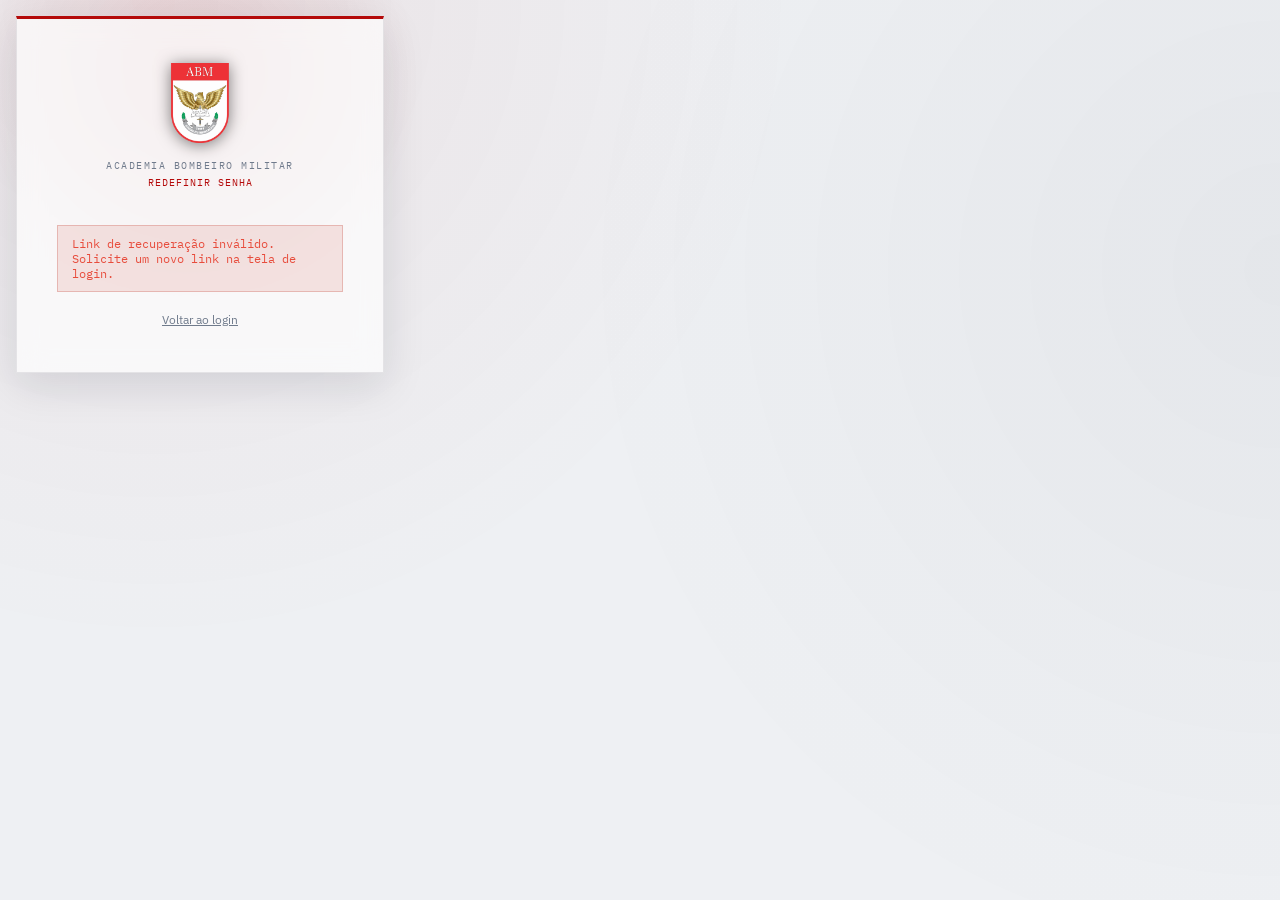
<file: reset-password.html>
<!DOCTYPE html>
<html lang="pt-BR">
<head>
  <meta charset="UTF-8" />
  <link rel="icon" type="image/png" href="ABM.png" />
  <meta name="viewport" content="width=device-width, initial-scale=1.0" />
  <title>Redefinir Senha — Academia Bombeiro Militar</title>
  <link href="https://fonts.googleapis.com/css2?family=Rajdhani:wght@400;500;600;700&family=IBM+Plex+Mono:wght@400;500&family=IBM+Plex+Sans:wght@300;400;500;600&display=swap" rel="stylesheet" />
  <link rel="stylesheet" href="styles.css" />
</head>
<body>

<div id="screen-reset-pw">
  <div class="login-wrap">
    <div class="login-card">
      <div class="login-emblem" style="flex-direction:column;align-items:center;gap:12px;">
        <img src="ABM.png" alt="Brasão ABM" style="width:80px;height:auto;filter:drop-shadow(0 2px 8px rgba(0,0,0,.5));" />
        <div style="text-align:center;">
          <div class="login-sub">Academia Bombeiro Militar</div>
          <div class="login-sub" style="color:var(--accent);letter-spacing:1px;">Redefinir Senha</div>
        </div>
      </div>

      <div class="alert error" id="reset-pw-error"></div>
      <div class="alert success" id="reset-pw-success"></div>

      <div id="reset-pw-form">
        <div class="field">
          <label>Nova Senha</label>
          <input type="password" id="reset-pw-new" placeholder="mínimo 8 caracteres" autocomplete="new-password" />
        </div>
        <div class="field">
          <label>Confirmar Nova Senha</label>
          <input type="password" id="reset-pw-confirm" placeholder="••••••••" autocomplete="new-password" />
        </div>
        <button class="btn btn-primary btn-full" id="btn-reset-pw-submit">REDEFINIR SENHA</button>
      </div>

      <div style="text-align:center;margin-top:16px;">
        <a href="index.html" style="font-size:12px;color:var(--muted);text-decoration:underline;">Voltar ao login</a>
      </div>
    </div>
  </div>
</div>

<script>
  // Local (127.0.0.1/localhost) aponta pra API rodando localmente; qualquer
  // outro host (produção) continua usando a API oficial - sem build step
  // nesse frontend, então não há process.env/variável de ambiente real.
  const API = (location.hostname === 'localhost' || location.hostname === '127.0.0.1')
    ? 'http://127.0.0.1:8000'
    : 'https://api.cfo-cbmpa.com.br';
  const $ = id => document.getElementById(id);

  function showAlert(id, msg, type = 'error') {
    const el = $(id);
    el.textContent = msg;
    el.className = `alert ${type} show`;
  }
  function hideAlert(id) { $(id).className = 'alert'; }

  const params = new URLSearchParams(window.location.search);
  const token = params.get('token');

  if (!token) {
    showAlert('reset-pw-error', 'Link de recuperação inválido. Solicite um novo link na tela de login.');
    $('reset-pw-form').style.display = 'none';
  }

  async function handleResetPw() {
    hideAlert('reset-pw-error');
    hideAlert('reset-pw-success');

    const new_password = $('reset-pw-new').value;
    const confirm       = $('reset-pw-confirm').value;

    if (!new_password || !confirm) {
      showAlert('reset-pw-error', 'Preencha todos os campos.');
      return;
    }
    if (new_password.length < 8) {
      showAlert('reset-pw-error', 'Mínimo 8 caracteres.');
      return;
    }
    if (new_password !== confirm) {
      showAlert('reset-pw-error', 'As senhas não coincidem.');
      return;
    }

    const btn = $('btn-reset-pw-submit');
    btn.classList.add('btn-loading');
    btn.textContent = 'AGUARDE...';

    try {
      const res = await fetch(`${API}/reset-password`, {
        method: 'POST',
        headers: { 'Content-Type': 'application/json' },
        body: JSON.stringify({ token, new_password }),
      });
      const data = await res.json();

      if (!res.ok) {
        showAlert('reset-pw-error', data.detail || 'Erro ao redefinir senha.');
        return;
      }

      showAlert('reset-pw-success', data.message, 'success');
      $('reset-pw-form').style.display = 'none';

    } catch {
      showAlert('reset-pw-error', 'Não foi possível conectar à API.');
    } finally {
      btn.classList.remove('btn-loading');
      btn.textContent = 'REDEFINIR SENHA';
    }
  }

  document.addEventListener('DOMContentLoaded', () => {
    $('btn-reset-pw-submit').addEventListener('click', handleResetPw);
    $('reset-pw-confirm').addEventListener('keydown', e => { if (e.key === 'Enter') handleResetPw(); });
  });
</script>

</body>
</html>
</file>
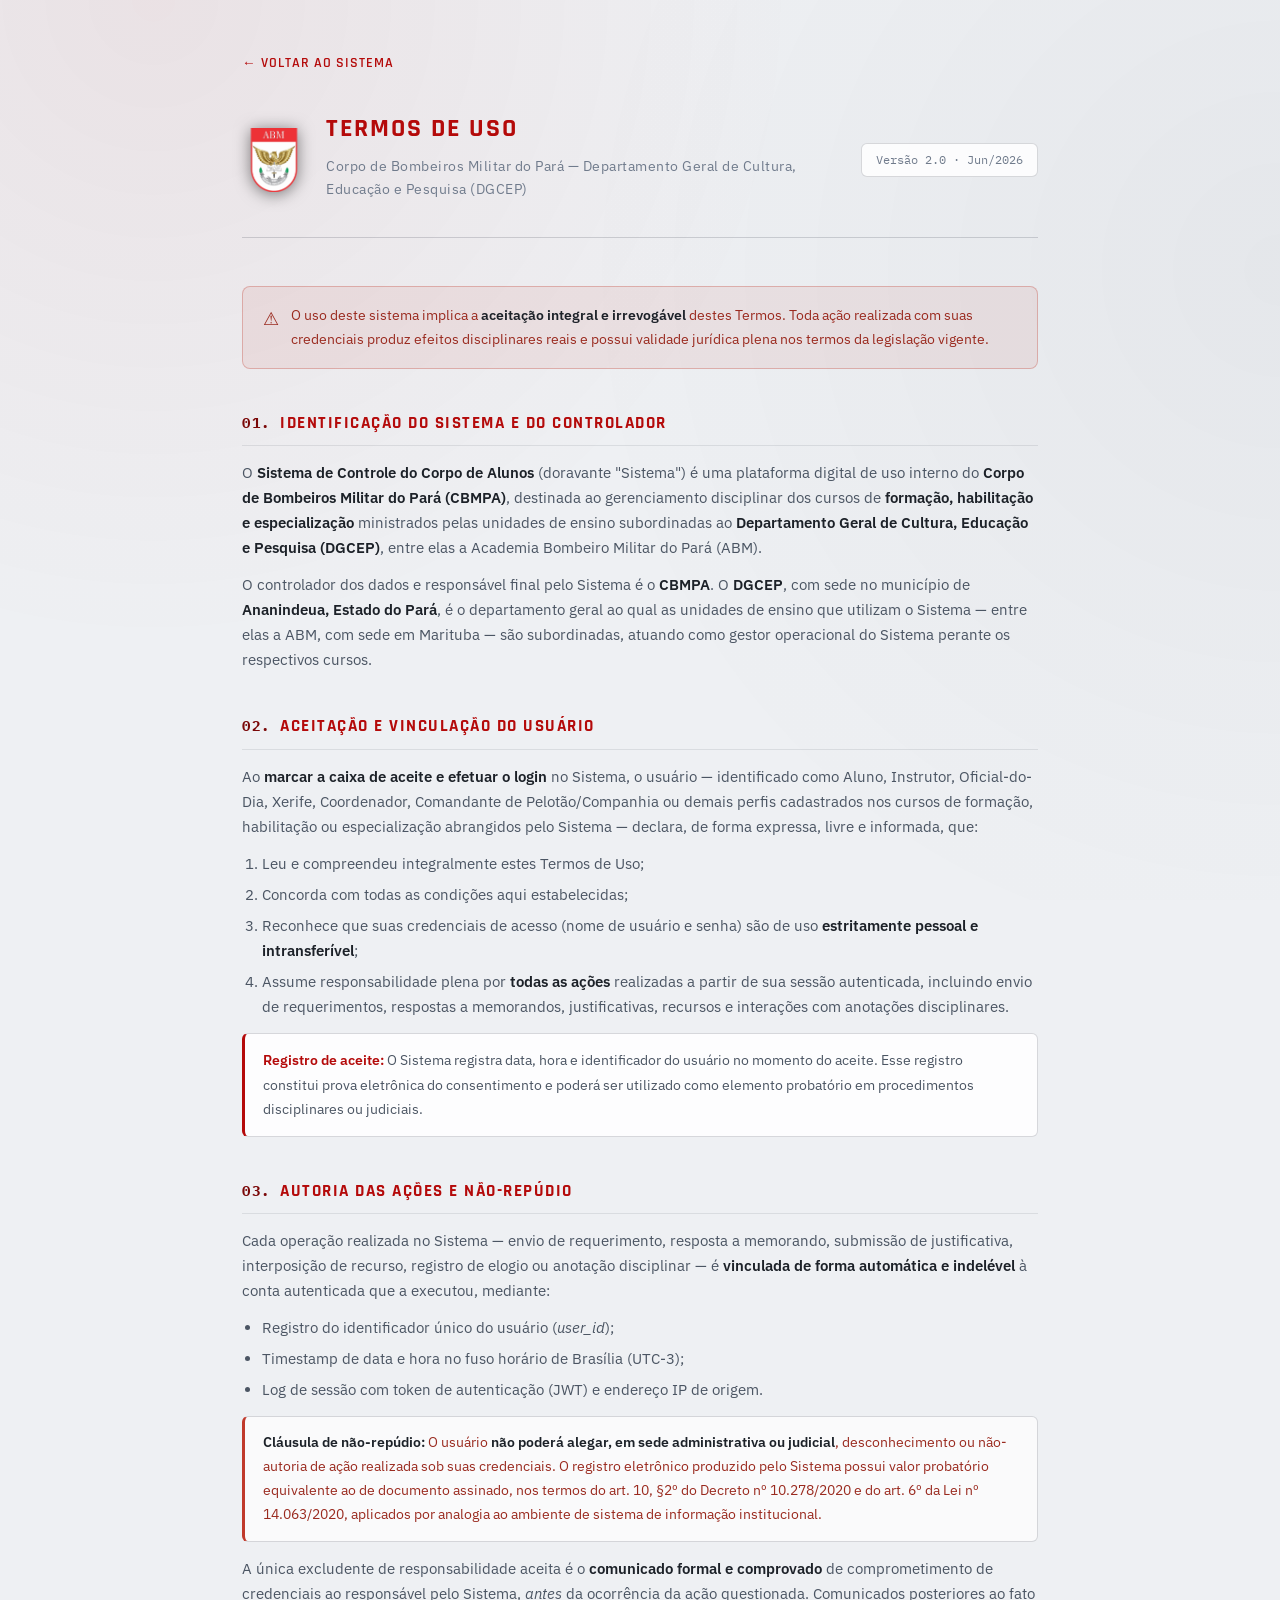
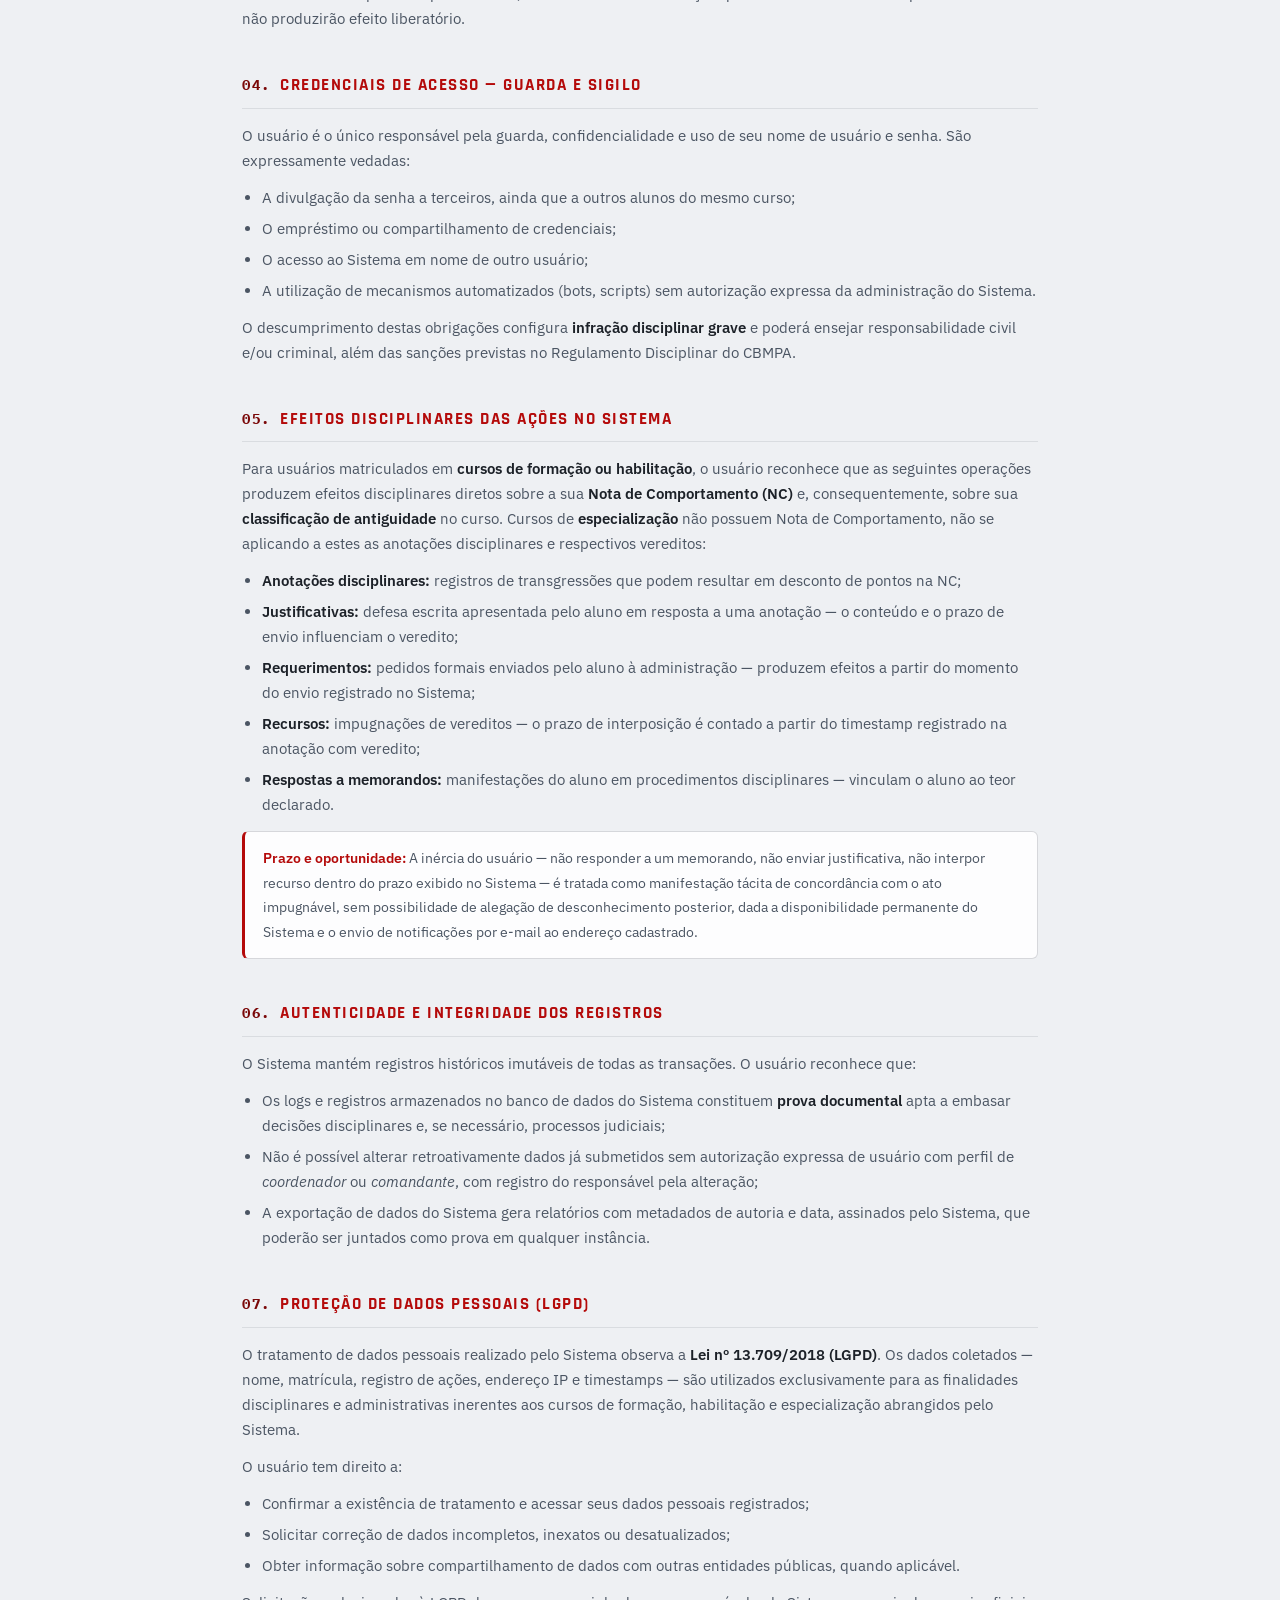
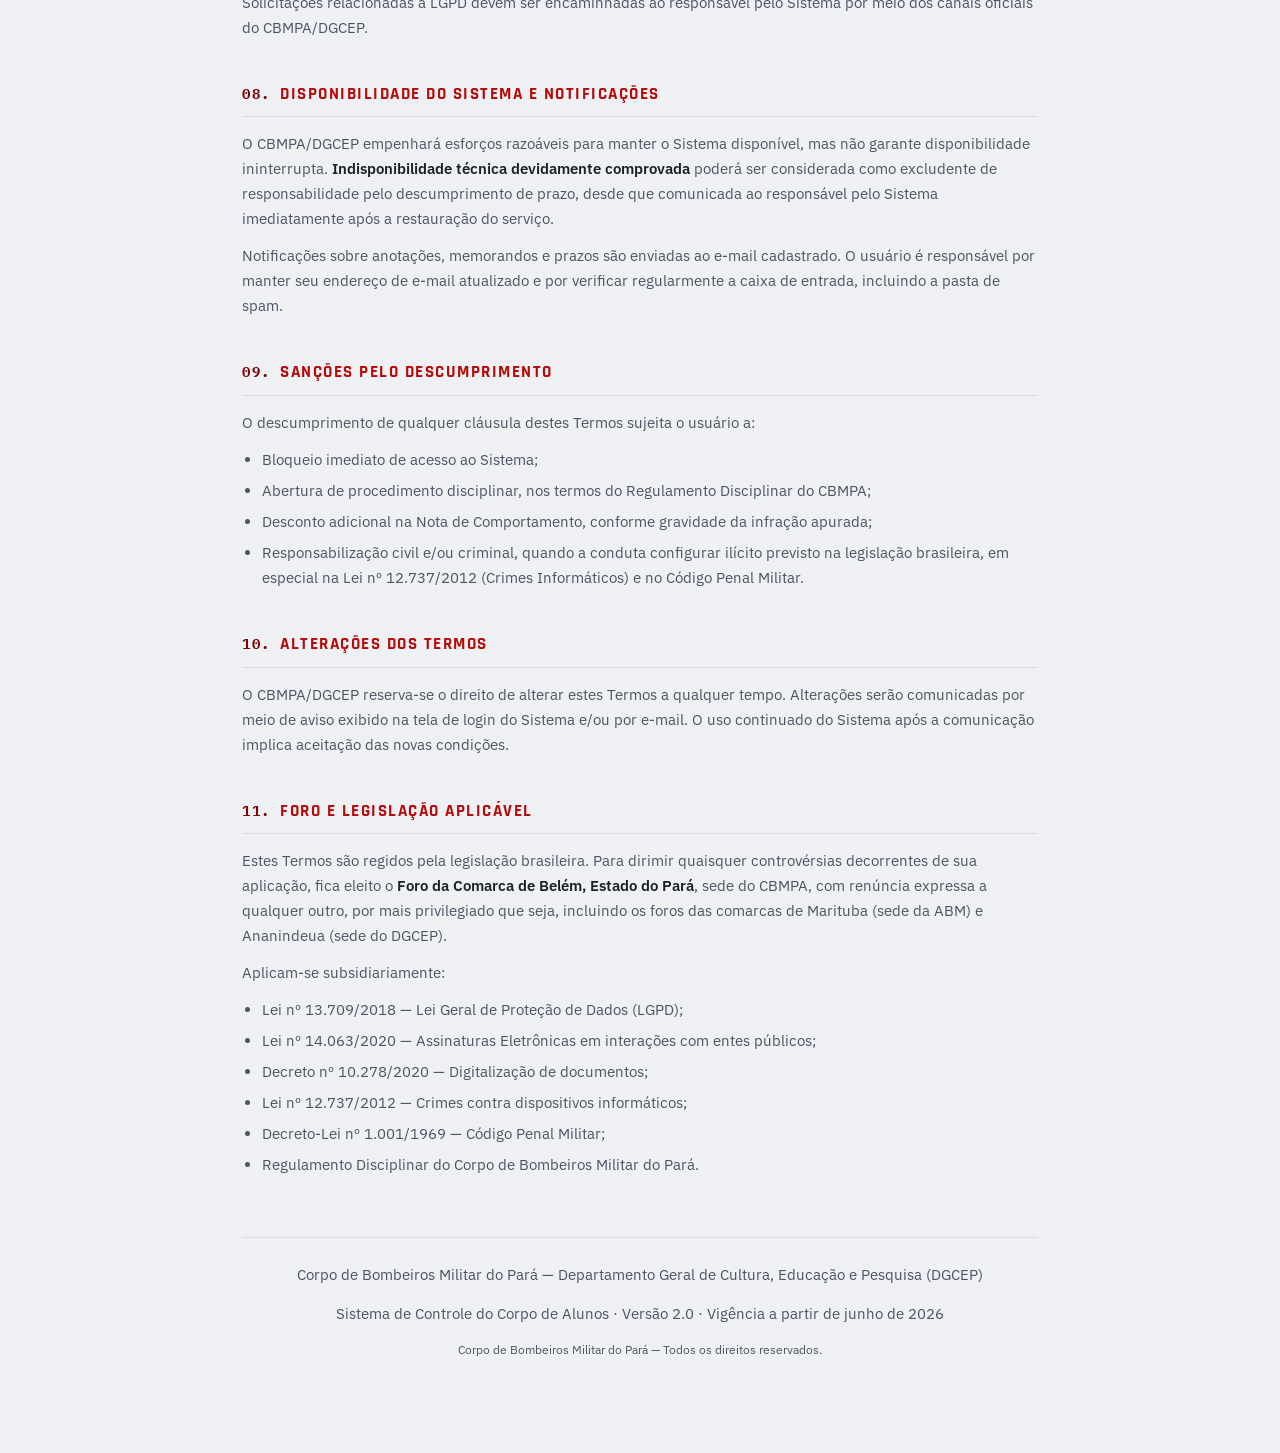
<file: termos-de-uso.html>
<!DOCTYPE html>
<html lang="pt-BR">
<head>
  <meta charset="UTF-8" />
  <link rel="icon" type="image/png" href="ABM.png" />
  <meta name="viewport" content="width=device-width, initial-scale=1.0" />
  <title>Termos de Uso — Sistema de Controle do Corpo de Alunos — CBMPA/DGCEP</title>
  <link href="https://fonts.googleapis.com/css2?family=Rajdhani:wght@400;500;600;700&family=IBM+Plex+Mono:wght@400;500&family=IBM+Plex+Sans:wght@300;400;500;600&display=swap" rel="stylesheet" />
  <style>
    :root {
      --bg:        #eef0f3;
      --surface:   rgba(255,255,255,.68);
      --surface2:  rgba(255,255,255,.85);
      --border:    rgba(15,23,42,.09);
      --border2:   rgba(15,23,42,.16);
      --accent:    #b40a0a;
      --accent2:   #7a0808;
      --text:      #1c2128;
      --text-dim:  #4b5563;
      --muted:     #707b8c;
      --danger:    #c0392b;
      --glass-blur: blur(14px);
    }

    *, *::before, *::after { box-sizing: border-box; margin: 0; padding: 0; }

    body {
      background: var(--bg);
      color: var(--text);
      font-family: 'IBM Plex Sans', sans-serif;
      min-height: 100vh;
      line-height: 1.7;
    }

    body::before {
      content: '';
      position: fixed; inset: 0;
      background:
        radial-gradient(circle at 12% 0%, rgba(180,10,10,.06) 0%, transparent 45%),
        radial-gradient(circle at 100% 30%, rgba(15,23,42,.04) 0%, transparent 50%);
      pointer-events: none; z-index: 0;
    }

    .page {
      position: relative; z-index: 1;
      max-width: 860px;
      margin: 0 auto;
      padding: 48px 32px 80px;
    }

    header {
      display: flex;
      align-items: center;
      gap: 20px;
      margin-bottom: 48px;
      padding-bottom: 24px;
      border-bottom: 1px solid var(--border2);
    }

    header img { width: 64px; height: auto; filter: drop-shadow(0 2px 8px rgba(0,0,0,.5)); }

    .header-text h1 {
      font-family: 'Rajdhani', sans-serif;
      font-size: 1.6rem;
      font-weight: 700;
      letter-spacing: 2px;
      color: var(--accent);
      text-transform: uppercase;
    }

    .header-text p {
      font-size: .85rem;
      color: var(--muted);
      margin-top: 4px;
      letter-spacing: .5px;
    }

    .version-badge {
      margin-left: auto;
      background: var(--surface2);
      border: 1px solid var(--border2);
      border-radius: 6px;
      padding: 6px 14px;
      font-family: 'IBM Plex Mono', monospace;
      font-size: .75rem;
      color: var(--muted);
      white-space: nowrap;
    }

    .warning-box {
      background: rgba(192,57,43,.08);
      border: 1px solid rgba(192,57,43,.3);
      border-radius: 8px;
      padding: 16px 20px;
      margin-bottom: 40px;
      font-size: .9rem;
      color: #9a2a1f;
      display: flex;
      gap: 12px;
      align-items: flex-start;
    }

    .warning-box .icon { font-size: 1.1rem; flex-shrink: 0; margin-top: 1px; }

    section {
      margin-bottom: 40px;
    }

    h2 {
      font-family: 'Rajdhani', sans-serif;
      font-size: 1.05rem;
      font-weight: 700;
      letter-spacing: 1.5px;
      text-transform: uppercase;
      color: var(--accent);
      margin-bottom: 14px;
      padding-bottom: 8px;
      border-bottom: 1px solid var(--border);
      counter-increment: section;
    }

    h2::before {
      content: counter(section, decimal-leading-zero) ". ";
      font-family: 'IBM Plex Mono', monospace;
      font-size: .85rem;
      color: var(--accent2);
    }

    body { counter-reset: section; }

    p { font-size: .92rem; color: var(--text-dim); margin-bottom: 12px; }

    ul, ol {
      margin: 0 0 12px 20px;
      font-size: .92rem;
      color: var(--text-dim);
    }

    li { margin-bottom: 6px; }

    strong { color: var(--text); font-weight: 600; }

    .highlight-box {
      background: var(--surface2);
      border: 1px solid var(--border2);
      border-left: 3px solid var(--accent);
      border-radius: 6px;
      padding: 14px 18px;
      margin: 14px 0;
      font-size: .9rem;
      color: var(--text-dim);
    }

    .highlight-box strong { color: var(--accent); }

    .legal-note {
      background: var(--surface);
      border: 1px solid var(--border2);
      border-left: 3px solid var(--danger);
      border-radius: 6px;
      padding: 14px 18px;
      margin: 14px 0;
      font-size: .88rem;
      color: #9a2a1f;
    }

    footer {
      margin-top: 60px;
      padding-top: 24px;
      border-top: 1px solid var(--border);
      font-size: .8rem;
      color: var(--muted);
      text-align: center;
      line-height: 1.8;
    }

    .back-link {
      display: inline-flex;
      align-items: center;
      gap: 8px;
      color: var(--accent);
      font-size: .85rem;
      font-family: 'Rajdhani', sans-serif;
      font-weight: 600;
      letter-spacing: 1px;
      text-decoration: none;
      text-transform: uppercase;
      margin-bottom: 32px;
      transition: opacity .15s;
    }

    .back-link:hover { opacity: .7; }
  </style>
</head>
<body>
<div class="page">

  <a href="index.html" class="back-link">← Voltar ao sistema</a>

  <header>
    <img src="ABM.png" alt="Brasão ABM" />
    <div class="header-text">
      <h1>Termos de Uso</h1>
      <p>Corpo de Bombeiros Militar do Pará — Departamento Geral de Cultura, Educação e Pesquisa (DGCEP)</p>
    </div>
    <div class="version-badge">Versão 2.0 · Jun/2026</div>
  </header>

  <div class="warning-box">
    <span class="icon">⚠</span>
    <span>O uso deste sistema implica a <strong>aceitação integral e irrevogável</strong> destes Termos. Toda ação realizada com suas credenciais produz efeitos disciplinares reais e possui validade jurídica plena nos termos da legislação vigente.</span>
  </div>

  <!-- 1 -->
  <section>
    <h2>Identificação do sistema e do controlador</h2>
    <p>O <strong>Sistema de Controle do Corpo de Alunos</strong> (doravante "Sistema") é uma plataforma digital de uso interno do <strong>Corpo de Bombeiros Militar do Pará (CBMPA)</strong>, destinada ao gerenciamento disciplinar dos cursos de <strong>formação, habilitação e especialização</strong> ministrados pelas unidades de ensino subordinadas ao <strong>Departamento Geral de Cultura, Educação e Pesquisa (DGCEP)</strong>, entre elas a Academia Bombeiro Militar do Pará (ABM).</p>
    <p>O controlador dos dados e responsável final pelo Sistema é o <strong>CBMPA</strong>. O <strong>DGCEP</strong>, com sede no município de <strong>Ananindeua, Estado do Pará</strong>, é o departamento geral ao qual as unidades de ensino que utilizam o Sistema — entre elas a ABM, com sede em Marituba — são subordinadas, atuando como gestor operacional do Sistema perante os respectivos cursos.</p>
  </section>

  <!-- 2 -->
  <section>
    <h2>Aceitação e vinculação do usuário</h2>
    <p>Ao <strong>marcar a caixa de aceite e efetuar o login</strong> no Sistema, o usuário — identificado como Aluno, Instrutor, Oficial-do-Dia, Xerife, Coordenador, Comandante de Pelotão/Companhia ou demais perfis cadastrados nos cursos de formação, habilitação ou especialização abrangidos pelo Sistema — declara, de forma expressa, livre e informada, que:</p>
    <ol>
      <li>Leu e compreendeu integralmente estes Termos de Uso;</li>
      <li>Concorda com todas as condições aqui estabelecidas;</li>
      <li>Reconhece que suas credenciais de acesso (nome de usuário e senha) são de uso <strong>estritamente pessoal e intransferível</strong>;</li>
      <li>Assume responsabilidade plena por <strong>todas as ações</strong> realizadas a partir de sua sessão autenticada, incluindo envio de requerimentos, respostas a memorandos, justificativas, recursos e interações com anotações disciplinares.</li>
    </ol>
    <div class="highlight-box">
      <strong>Registro de aceite:</strong> O Sistema registra data, hora e identificador do usuário no momento do aceite. Esse registro constitui prova eletrônica do consentimento e poderá ser utilizado como elemento probatório em procedimentos disciplinares ou judiciais.
    </div>
  </section>

  <!-- 3 -->
  <section>
    <h2>Autoria das ações e não-repúdio</h2>
    <p>Cada operação realizada no Sistema — envio de requerimento, resposta a memorando, submissão de justificativa, interposição de recurso, registro de elogio ou anotação disciplinar — é <strong>vinculada de forma automática e indelével</strong> à conta autenticada que a executou, mediante:</p>
    <ul>
      <li>Registro do identificador único do usuário (<em>user_id</em>);</li>
      <li>Timestamp de data e hora no fuso horário de Brasília (UTC-3);</li>
      <li>Log de sessão com token de autenticação (JWT) e endereço IP de origem.</li>
    </ul>
    <div class="legal-note">
      <strong>Cláusula de não-repúdio:</strong> O usuário <strong>não poderá alegar, em sede administrativa ou judicial</strong>, desconhecimento ou não-autoria de ação realizada sob suas credenciais. O registro eletrônico produzido pelo Sistema possui valor probatório equivalente ao de documento assinado, nos termos do art. 10, §2º do Decreto nº 10.278/2020 e do art. 6º da Lei nº 14.063/2020, aplicados por analogia ao ambiente de sistema de informação institucional.
    </div>
    <p>A única excludente de responsabilidade aceita é o <strong>comunicado formal e comprovado</strong> de comprometimento de credenciais ao responsável pelo Sistema, <em>antes</em> da ocorrência da ação questionada. Comunicados posteriores ao fato não produzirão efeito liberatório.</p>
  </section>

  <!-- 4 -->
  <section>
    <h2>Credenciais de acesso — guarda e sigilo</h2>
    <p>O usuário é o único responsável pela guarda, confidencialidade e uso de seu nome de usuário e senha. São expressamente vedadas:</p>
    <ul>
      <li>A divulgação da senha a terceiros, ainda que a outros alunos do mesmo curso;</li>
      <li>O empréstimo ou compartilhamento de credenciais;</li>
      <li>O acesso ao Sistema em nome de outro usuário;</li>
      <li>A utilização de mecanismos automatizados (bots, scripts) sem autorização expressa da administração do Sistema.</li>
    </ul>
    <p>O descumprimento destas obrigações configura <strong>infração disciplinar grave</strong> e poderá ensejar responsabilidade civil e/ou criminal, além das sanções previstas no Regulamento Disciplinar do CBMPA.</p>
  </section>

  <!-- 5 -->
  <section>
    <h2>Efeitos disciplinares das ações no sistema</h2>
    <p>Para usuários matriculados em <strong>cursos de formação ou habilitação</strong>, o usuário reconhece que as seguintes operações produzem efeitos disciplinares diretos sobre a sua <strong>Nota de Comportamento (NC)</strong> e, consequentemente, sobre sua <strong>classificação de antiguidade</strong> no curso. Cursos de <strong>especialização</strong> não possuem Nota de Comportamento, não se aplicando a estes as anotações disciplinares e respectivos vereditos:</p>
    <ul>
      <li><strong>Anotações disciplinares:</strong> registros de transgressões que podem resultar em desconto de pontos na NC;</li>
      <li><strong>Justificativas:</strong> defesa escrita apresentada pelo aluno em resposta a uma anotação — o conteúdo e o prazo de envio influenciam o veredito;</li>
      <li><strong>Requerimentos:</strong> pedidos formais enviados pelo aluno à administração — produzem efeitos a partir do momento do envio registrado no Sistema;</li>
      <li><strong>Recursos:</strong> impugnações de vereditos — o prazo de interposição é contado a partir do timestamp registrado na anotação com veredito;</li>
      <li><strong>Respostas a memorandos:</strong> manifestações do aluno em procedimentos disciplinares — vinculam o aluno ao teor declarado.</li>
    </ul>
    <div class="highlight-box">
      <strong>Prazo e oportunidade:</strong> A inércia do usuário — não responder a um memorando, não enviar justificativa, não interpor recurso dentro do prazo exibido no Sistema — é tratada como manifestação tácita de concordância com o ato impugnável, sem possibilidade de alegação de desconhecimento posterior, dada a disponibilidade permanente do Sistema e o envio de notificações por e-mail ao endereço cadastrado.
    </div>
  </section>

  <!-- 6 -->
  <section>
    <h2>Autenticidade e integridade dos registros</h2>
    <p>O Sistema mantém registros históricos imutáveis de todas as transações. O usuário reconhece que:</p>
    <ul>
      <li>Os logs e registros armazenados no banco de dados do Sistema constituem <strong>prova documental</strong> apta a embasar decisões disciplinares e, se necessário, processos judiciais;</li>
      <li>Não é possível alterar retroativamente dados já submetidos sem autorização expressa de usuário com perfil de <em>coordenador</em> ou <em>comandante</em>, com registro do responsável pela alteração;</li>
      <li>A exportação de dados do Sistema gera relatórios com metadados de autoria e data, assinados pelo Sistema, que poderão ser juntados como prova em qualquer instância.</li>
    </ul>
  </section>

  <!-- 7 -->
  <section>
    <h2>Proteção de dados pessoais (LGPD)</h2>
    <p>O tratamento de dados pessoais realizado pelo Sistema observa a <strong>Lei nº 13.709/2018 (LGPD)</strong>. Os dados coletados — nome, matrícula, registro de ações, endereço IP e timestamps — são utilizados exclusivamente para as finalidades disciplinares e administrativas inerentes aos cursos de formação, habilitação e especialização abrangidos pelo Sistema.</p>
    <p>O usuário tem direito a:</p>
    <ul>
      <li>Confirmar a existência de tratamento e acessar seus dados pessoais registrados;</li>
      <li>Solicitar correção de dados incompletos, inexatos ou desatualizados;</li>
      <li>Obter informação sobre compartilhamento de dados com outras entidades públicas, quando aplicável.</li>
    </ul>
    <p>Solicitações relacionadas à LGPD devem ser encaminhadas ao responsável pelo Sistema por meio dos canais oficiais do CBMPA/DGCEP.</p>
  </section>

  <!-- 8 -->
  <section>
    <h2>Disponibilidade do sistema e notificações</h2>
    <p>O CBMPA/DGCEP empenhará esforços razoáveis para manter o Sistema disponível, mas não garante disponibilidade ininterrupta. <strong>Indisponibilidade técnica devidamente comprovada</strong> poderá ser considerada como excludente de responsabilidade pelo descumprimento de prazo, desde que comunicada ao responsável pelo Sistema imediatamente após a restauração do serviço.</p>
    <p>Notificações sobre anotações, memorandos e prazos são enviadas ao e-mail cadastrado. O usuário é responsável por manter seu endereço de e-mail atualizado e por verificar regularmente a caixa de entrada, incluindo a pasta de spam.</p>
  </section>

  <!-- 9 -->
  <section>
    <h2>Sanções pelo descumprimento</h2>
    <p>O descumprimento de qualquer cláusula destes Termos sujeita o usuário a:</p>
    <ul>
      <li>Bloqueio imediato de acesso ao Sistema;</li>
      <li>Abertura de procedimento disciplinar, nos termos do Regulamento Disciplinar do CBMPA;</li>
      <li>Desconto adicional na Nota de Comportamento, conforme gravidade da infração apurada;</li>
      <li>Responsabilização civil e/ou criminal, quando a conduta configurar ilícito previsto na legislação brasileira, em especial na Lei nº 12.737/2012 (Crimes Informáticos) e no Código Penal Militar.</li>
    </ul>
  </section>

  <!-- 10 -->
  <section>
    <h2>Alterações dos termos</h2>
    <p>O CBMPA/DGCEP reserva-se o direito de alterar estes Termos a qualquer tempo. Alterações serão comunicadas por meio de aviso exibido na tela de login do Sistema e/ou por e-mail. O uso continuado do Sistema após a comunicação implica aceitação das novas condições.</p>
  </section>

  <!-- 11 -->
  <section>
    <h2>Foro e legislação aplicável</h2>
    <p>Estes Termos são regidos pela legislação brasileira. Para dirimir quaisquer controvérsias decorrentes de sua aplicação, fica eleito o <strong>Foro da Comarca de Belém, Estado do Pará</strong>, sede do CBMPA, com renúncia expressa a qualquer outro, por mais privilegiado que seja, incluindo os foros das comarcas de Marituba (sede da ABM) e Ananindeua (sede do DGCEP).</p>
    <p>Aplicam-se subsidiariamente:</p>
    <ul>
      <li>Lei nº 13.709/2018 — Lei Geral de Proteção de Dados (LGPD);</li>
      <li>Lei nº 14.063/2020 — Assinaturas Eletrônicas em interações com entes públicos;</li>
      <li>Decreto nº 10.278/2020 — Digitalização de documentos;</li>
      <li>Lei nº 12.737/2012 — Crimes contra dispositivos informáticos;</li>
      <li>Decreto-Lei nº 1.001/1969 — Código Penal Militar;</li>
      <li>Regulamento Disciplinar do Corpo de Bombeiros Militar do Pará.</li>
    </ul>
  </section>

  <footer>
    <p>Corpo de Bombeiros Militar do Pará — Departamento Geral de Cultura, Educação e Pesquisa (DGCEP)</p>
    <p>Sistema de Controle do Corpo de Alunos · Versão 2.0 · Vigência a partir de junho de 2026</p>
    <p style="margin-top:8px; font-size:.75rem;">Corpo de Bombeiros Militar do Pará — Todos os direitos reservados.</p>
  </footer>

</div>
</body>
</html>
</file>
<file: styles.css>
:root {
      --bg:              #eef0f3;
      --surface:         rgba(255,255,255,.68);
      --surface2:        rgba(255,255,255,.85);
      --border:          rgba(15,23,42,.09);
      --border2:         rgba(15,23,42,.16);
      --accent:          #b40a0a;
      --accent2:         #7a0808;
      --accent-dim:      rgba(180,10,10,.08);
      --danger:          #c0392b;
      --danger-dim:      rgba(192,57,43,.12);
      --text:            #1c2128;
      --text-dim:        #4b5563;
      --muted:           #707b8c;
      --success:         #1e9e57;
      --success-dim:     rgba(30,158,87,.1);
      --blue:            #2f7dbd;
      --blue-dim:        rgba(47,125,189,.1);
      --warn:            #c2670f;
      --warn-dim:        rgba(194,103,15,.1);
      --glass-blur:      blur(14px);
    }

    *, *::before, *::after { box-sizing: border-box; margin: 0; padding: 0; }

    body {
      background: var(--bg);
      color: var(--text);
      font-family: 'IBM Plex Sans', sans-serif;
      min-height: 100vh;
      overflow-x: hidden;
    }

    /* ── BG WASH ── */
    body::before {
      content: '';
      position: fixed; inset: 0;
      background:
        radial-gradient(circle at 12% 0%, rgba(180,10,10,.06) 0%, transparent 45%),
        radial-gradient(circle at 100% 30%, rgba(15,23,42,.04) 0%, transparent 50%);
      pointer-events: none; z-index: 0;
    }

    /* ── LOGIN SCREEN ── */
    #screen-login {
      position: fixed; inset: 0;
      background: var(--bg);
      z-index: 500;
      display: flex; align-items: center; justify-content: center;
      animation: fadeIn .3s ease;
    }
    #screen-login.hidden { display: none; }
    #screen-sem-vinculo { display: flex; align-items: center; justify-content: center; animation: fadeIn .3s ease; }
    #screen-sem-vinculo.hidden { display: none; }

    .login-wrap {
      position: relative; z-index: 1;
      width: 100%; max-width: 400px; padding: 16px;
    }

    /* Glow behind card */
    .login-wrap::before {
      content: '';
      position: absolute;
      top: -160px; left: 50%; transform: translateX(-50%);
      width: 480px; height: 480px;
      background: radial-gradient(circle, rgba(180,10,10,.1) 0%, transparent 65%);
      pointer-events: none;
    }

    .login-card {
      background: var(--surface);
      backdrop-filter: var(--glass-blur);
      -webkit-backdrop-filter: var(--glass-blur);
      border: 1px solid var(--border);
      border-top: 3px solid var(--accent);
      box-shadow: 0 12px 40px rgba(15,23,42,.12);
      padding: 44px 40px;
      position: relative;
    }

    .login-emblem {
      display: flex; align-items: center; gap: 14px;
      margin-bottom: 36px;
    }

    .login-hex {
      width: 52px; height: 52px;
      background: var(--bg);
      border: 1px solid var(--border2);
      clip-path: polygon(50% 0%, 100% 25%, 100% 75%, 50% 100%, 0% 75%, 0% 25%);
      display: flex; align-items: center; justify-content: center;
      font-family: 'Rajdhani', sans-serif;
      font-size: 18px; font-weight: 700;
      color: var(--accent); flex-shrink: 0;
    }

    .login-brand {
      font-family: 'Rajdhani', sans-serif;
      font-size: 26px; font-weight: 700;
      letter-spacing: 4px; color: var(--accent);
      line-height: 1;
    }

    .login-sub {
      font-family: 'IBM Plex Mono', monospace;
      font-size: 10px; letter-spacing: 1.5px;
      color: var(--muted); text-transform: uppercase;
      margin-top: 4px;
    }

    .field { margin-bottom: 18px; }

    label {
      display: block;
      font-family: 'IBM Plex Mono', monospace;
      font-size: 9px; letter-spacing: 3px;
      color: var(--muted); text-transform: uppercase;
      margin-bottom: 7px;
    }

    input, select, textarea {
      width: 100%;
      background: var(--bg);
      border: 1px solid var(--border);
      border-bottom: 2px solid var(--border);
      color: var(--text);
      padding: 10px 13px;
      font-family: 'IBM Plex Mono', monospace;
      font-size: 13px; outline: none;
      transition: border-color .2s;
    }
    input:focus, select:focus, textarea:focus {
      border-color: var(--accent);
      border-bottom-color: var(--accent);
    }
    input::placeholder, textarea::placeholder { color: var(--muted); }
    select { cursor: pointer; }
    select option { background: var(--surface2); }

    .btn {
      display: inline-flex; align-items: center; gap: 7px;
      padding: 10px 20px; border: none; cursor: pointer;
      font-family: 'Rajdhani', sans-serif;
      font-size: 14px; font-weight: 700;
      letter-spacing: 2px; text-transform: uppercase;
      transition: all .15s;
    }
    .btn-full { width: 100%; justify-content: center; }
    .btn-primary {
      background: var(--accent); color: #fff;
      border-left: 3px solid var(--accent2);
    }
    .btn-primary:hover { background: #d11414; }
    .btn-primary:active { transform: scale(.98); }
    .btn-ghost {
      background: transparent; color: var(--text-dim);
      border: 1px solid var(--border);
    }
    .btn-ghost:hover { border-color: var(--accent); color: var(--accent); }
    .btn-danger {
      background: var(--danger-dim); color: var(--danger);
      border: 1px solid rgba(192,57,43,.3);
    }
    .btn-danger:hover { background: rgba(192,57,43,.22); }
    .btn-sm { padding: 5px 12px; font-size: 11px; letter-spacing: 1px; }
    .btn-loading { opacity: .55; pointer-events: none; }

    .alert {
      padding: 10px 14px;
      font-family: 'IBM Plex Mono', monospace;
      font-size: 12px; margin-bottom: 16px; display: none;
    }
    .alert.show { display: block; }
    .alert.error { background: rgba(192,57,43,.12); border: 1px solid rgba(192,57,43,.25); color: #e74c3c; }
    .alert.success { background: var(--success-dim); border: 1px solid rgba(46,204,113,.25); color: var(--success); }

    /* ── APP SHELL ── */
    #app {
      display: none;
    }
    #app.visible {
      display: block;
    }

    /* ── TOPBAR ── */
    .topbar {
      position: fixed; top: 0; left: 0; right: 0;
      height: 48px;
      background: rgba(255,255,255,.78);
      backdrop-filter: var(--glass-blur);
      -webkit-backdrop-filter: var(--glass-blur);
      border-bottom: 3px solid var(--accent);
      box-shadow: 0 1px 12px rgba(15,23,42,.06);
      display: flex; align-items: center; justify-content: space-between;
      padding: 0 20px;
      z-index: 200;
    }

    .topbar-brand {
      display: flex; align-items: center; gap: 10px;
    }

    .topbar-hex {
      width: 30px; height: 30px;
      background: var(--bg);
      border: 1px solid var(--border2);
      clip-path: polygon(50% 0%, 100% 25%, 100% 75%, 50% 100%, 0% 75%, 0% 25%);
      display: flex; align-items: center; justify-content: center;
      font-family: 'Rajdhani', sans-serif; font-size: 12px; font-weight: 700;
      color: var(--accent);
    }

    .topbar-title {
      font-family: 'Rajdhani', sans-serif;
      font-size: 16px; font-weight: 700;
      letter-spacing: 3px; color: var(--accent);
      text-transform: uppercase;
    }

    .topbar-sep {
      width: 1px; height: 20px; background: var(--border2); margin: 0 8px;
    }

    .topbar-sub {
      font-family: 'IBM Plex Mono', monospace;
      font-size: 9px; letter-spacing: 2px;
      color: var(--muted); text-transform: uppercase;
    }

    .topbar-user {
      display: flex; align-items: center; gap: 10px;
    }

    .topbar-avatar {
      width: 30px; height: 30px;
      background: var(--bg); border: 1px solid var(--border2);
      display: flex; align-items: center; justify-content: center;
      font-family: 'Rajdhani', sans-serif;
      font-size: 13px; color: var(--accent); font-weight: 700;
    }

    .topbar-name {
      font-size: 12px; font-weight: 600; color: var(--text);
    }

    .topbar-role {
      font-family: 'IBM Plex Mono', monospace;
      font-size: 9px; color: var(--muted); letter-spacing: 1px;
    }

    .badge {
      display: inline-block; padding: 2px 8px;
      font-family: 'IBM Plex Mono', monospace;
      font-size: 9px; letter-spacing: 2px; text-transform: uppercase;
    }
    .badge-gold { background: rgba(180,10,10,.12); color: var(--accent); border: 1px solid rgba(180,10,10,.25); }
    .badge-silver { background: rgba(74,80,96,.15); color: var(--text-dim); border: 1px solid rgba(74,80,96,.3); }
    .badge-blue  { background: var(--blue-dim); color: var(--blue); border: 1px solid rgba(52,152,219,.25); }
    .badge-green { background: rgba(46,204,113,.1); color: var(--success); border: 1px solid rgba(46,204,113,.25); }
    .badge-sub-b1 { background: rgba(155,89,182,.12); color: #9b59b6; border: 1px solid rgba(155,89,182,.3); }
    .badge-sub-b3 { background: rgba(230,126,34,.12); color: #e67e22; border: 1px solid rgba(230,126,34,.3); }
    .badge-sub-b4 { background: rgba(52,152,219,.12); color: #3498db; border: 1px solid rgba(52,152,219,.3); }
    .badge-sub-b5 { background: rgba(231,76,60,.12); color: #e74c3c; border: 1px solid rgba(231,76,60,.3); }

    /* ── SIDEBAR ── */
    .sidebar {
      position: fixed; top: 48px; left: 0; bottom: 0;
      width: 210px;
      background: linear-gradient(185deg, #14171c 0%, #1f0b0b 100%);
      border-right: 1px solid var(--border2);
      overflow-y: auto; z-index: 100;
      display: flex; flex-direction: column;
    }

    .sidebar-section { padding: 20px 0 8px; }

    .sidebar-label {
      font-family: 'IBM Plex Mono', monospace;
      font-size: 9px; letter-spacing: 2px; text-transform: uppercase;
      color: rgba(255,255,255,.4); padding: 0 14px 10px;
    }

    .sidebar-label.collapsible {
      display: flex; align-items: center; justify-content: space-between;
      cursor: pointer; user-select: none; transition: color .15s;
      padding-right: 12px;
    }
    .sidebar-label.collapsible:hover { color: rgba(255,255,255,.7); }
    .nav-group-chevron {
      font-size: 13px; font-weight: 700; color: var(--accent); opacity: .85; transition: transform .2s; flex-shrink: 0;
    }
    .nav-group.collapsed .nav-group-chevron { transform: rotate(-90deg); }
    .nav-group-children { overflow: hidden; }
    .nav-group.collapsed .nav-group-children { display: none; }

    .nav-item {
      display: flex; align-items: center; gap: 9px;
      padding: 9px 14px;
      font-size: 13px; font-weight: 500;
      color: rgba(255,255,255,.85);
      cursor: pointer;
      border-left: 3px solid transparent;
      transition: all .15s;
      user-select: none;
    }
    .nav-item:hover {
      background: rgba(180,10,10,.18);
      color: #fff;
      border-left-color: rgba(180,10,10,.6);
    }
    .nav-item.active {
      background: rgba(180,10,10,.28);
      color: #fff;
      border-left-color: var(--accent);
    }

    .nav-icon { font-size: 13px; width: 16px; text-align: center; flex-shrink: 0; }

    .nav-badge {
      margin-left: auto;
      background: rgba(192,57,43,.8); color: #fff;
      font-family: 'IBM Plex Mono', monospace;
      font-size: 9px; font-weight: 700;
      padding: 1px 6px; border-radius: 10px;
    }

    .sidebar-divider {
      height: 1px; background: rgba(255,255,255,.08); margin: 6px 14px;
    }

    .sidebar-spacer { flex: 1; }

    /* ── MAIN ── */
    .main {
      margin-left: 210px;
      margin-top: 48px;
      padding: 28px 32px;
      min-height: calc(100vh - 48px);
      position: relative; z-index: 1;
    }

    /* ── SECTIONS ── */
    .section { display: none; }
    .section.active {
      display: block;
      animation: fadeUp .25s ease;
    }

    @keyframes fadeUp {
      from { opacity: 0; transform: translateY(10px); }
      to   { opacity: 1; transform: translateY(0); }
    }
    @keyframes fadeIn {
      from { opacity: 0; } to { opacity: 1; }
    }

    /* ── PAGE HEADER ── */
    .page-header {
      margin-bottom: 28px; padding-bottom: 20px;
      border-bottom: 1px solid var(--border);
      display: flex; align-items: flex-start; justify-content: space-between;
    }

    .page-breadcrumb {
      font-family: 'IBM Plex Mono', monospace;
      font-size: 9px; letter-spacing: 2px; color: var(--muted);
      text-transform: uppercase; margin-bottom: 6px;
    }

    .page-title {
      font-family: 'Rajdhani', sans-serif;
      font-size: 26px; font-weight: 700;
      letter-spacing: 2px; color: var(--text);
      text-transform: uppercase;
    }
    .page-title span { color: var(--accent); }

    .page-meta {
      font-family: 'IBM Plex Mono', monospace;
      font-size: 10px; color: var(--muted); margin-top: 4px;
    }

    /* ── STATS ── */
    .stats-row {
      display: grid; grid-template-columns: repeat(4, 1fr);
      gap: 14px; margin-bottom: 28px;
    }

    .stat-card {
      background: var(--surface);
      backdrop-filter: var(--glass-blur);
      -webkit-backdrop-filter: var(--glass-blur);
      border: 1px solid var(--border);
      box-shadow: 0 4px 18px rgba(15,23,42,.05);
      padding: 18px 20px; position: relative; overflow: hidden;
    }
    .stat-card::after {
      content: ''; position: absolute;
      top: 0; left: 0; right: 0; height: 2px;
    }
    .stat-card.red::after { background: linear-gradient(90deg, var(--danger), transparent); }
    .stat-card.gold::after { background: linear-gradient(90deg, var(--accent), transparent); }
    .stat-card.green::after { background: linear-gradient(90deg, var(--success), transparent); }
    .stat-card.blue::after { background: linear-gradient(90deg, var(--blue), transparent); }

    .stat-value {
      font-family: 'Rajdhani', sans-serif;
      font-size: 38px; font-weight: 700; line-height: 1;
    }
    .stat-card.red .stat-value { color: var(--danger); }
    .stat-card.gold .stat-value { color: var(--accent); }
    .stat-card.green .stat-value { color: var(--success); }
    .stat-card.blue .stat-value { color: var(--blue); }

    .stat-label {
      font-size: 10px; font-weight: 500;
      color: var(--muted); text-transform: uppercase;
      letter-spacing: 1px; margin-top: 7px;
    }

    .stat-icon {
      position: absolute; right: 14px; bottom: 12px;
      font-size: 28px; opacity: .07;
    }

    /* ── CARDS ── */
    .card {
      background: var(--surface);
      backdrop-filter: var(--glass-blur);
      -webkit-backdrop-filter: var(--glass-blur);
      border: 1px solid var(--border);
      box-shadow: 0 4px 18px rgba(15,23,42,.05);
      margin-bottom: 20px;
      position: relative;
    }
    /* backdrop-filter cria stacking context/containing-block próprio - sem
       isso, dropdown (.sd-panel) e datepicker (.dp-popup) abertos dentro de
       um .card ficam por baixo do próximo .card da página, mesmo com
       z-index alto, porque o z-index deles só vale dentro do contexto do
       .card que os contém. */
    .card:has(.sd-panel.open),
    .card:has(.dp-popup.open) {
      z-index: 5;
    }

    .card-header {
      padding: 13px 18px;
      background: rgba(255,255,255,.9);
      border-bottom: 1px solid var(--border);
      display: flex; align-items: center; justify-content: space-between;
    }

    .card-title {
      font-family: 'Rajdhani', sans-serif;
      font-size: 13px; font-weight: 700;
      letter-spacing: 2.5px; text-transform: uppercase;
      color: var(--accent);
    }

    /* ── PROFILE CARD ── */
    .profile-header {
      display: flex; align-items: center; gap: 16px;
      padding: 20px;
      border-bottom: 1px solid var(--border);
    }

    .profile-avatar {
      width: 52px; height: 52px;
      background: var(--bg); border: 1px solid var(--border2);
      display: flex; align-items: center; justify-content: center;
      font-family: 'Rajdhani', sans-serif;
      font-size: 22px; font-weight: 700;
      color: var(--accent); flex-shrink: 0;
    }

    .profile-name {
      font-family: 'Rajdhani', sans-serif;
      font-size: 24px; font-weight: 700;
      letter-spacing: 1px; color: var(--text); line-height: 1;
    }
    .profile-role-label {
      font-family: 'IBM Plex Mono', monospace;
      font-size: 10px; letter-spacing: 2px;
      color: var(--accent); margin-top: 4px;
    }

    .info-row {
      display: flex; justify-content: space-between; align-items: center;
      padding: 13px 20px;
      border-bottom: 1px solid var(--border);
    }
    .info-row:last-child { border-bottom: none; }

    .info-label {
      font-family: 'IBM Plex Mono', monospace;
      font-size: 9px; letter-spacing: 2px; color: var(--muted);
      text-transform: uppercase;
    }

    .info-value {
      font-family: 'IBM Plex Mono', monospace;
      font-size: 12px; color: var(--text);
    }

    .divider {
      border: none; border-top: 1px solid var(--border); margin: 0;
    }

    /* ── TURMA GROUP ── */
    .turma-group { margin-bottom: 28px; }

    .turma-header {
      display: flex; align-items: center; gap: 12px;
      padding: 10px 18px;
      background: var(--surface2);
      border: 1px solid var(--border);
      border-bottom: none;
    }

    .turma-badge {
      font-family: 'Rajdhani', sans-serif;
      font-size: 12px; font-weight: 700;
      letter-spacing: 3px; color: var(--accent);
      text-transform: uppercase;
    }

    .turma-count {
      font-family: 'IBM Plex Mono', monospace;
      font-size: 10px; color: var(--muted);
    }

    /* ── TABLE ── */
    .table-wrap { overflow-x: auto; }

    table {
      width: 100%; border-collapse: collapse; font-size: 12.5px;
    }

    thead th {
      background: var(--surface2);
      font-family: 'IBM Plex Mono', monospace;
      font-size: 9px; font-weight: 500;
      letter-spacing: 2px; text-transform: uppercase;
      color: var(--muted); padding: 10px 16px;
      text-align: left;
      border-bottom: 1px solid var(--border);
      white-space: nowrap;
    }

    tbody tr {
      border-bottom: 1px solid rgba(15,23,42,.07);
      transition: background .1s;
    }
    tbody tr:hover { background: rgba(180,10,10,.04); }

    td { padding: 11px 16px; vertical-align: middle; }

    .td-mono {
      font-family: 'IBM Plex Mono', monospace;
      font-size: 11px; color: var(--text-dim);
    }
    .td-name { font-weight: 600; font-size: 13px; }

    /* ── ROLE SELECT ── */
    .role-select {
      background: var(--bg);
      border: 1px solid var(--border);
      color: var(--text);
      padding: 5px 10px;
      font-family: 'IBM Plex Mono', monospace;
      font-size: 11px; outline: none; cursor: pointer;
      transition: border-color .2s;
      width: auto;
    }
    .role-select:focus { border-color: var(--accent); }

    /* ── Itens de navegação só fazem sentido para cursos com nota de
       comportamento; ocultos quando o curso ativo é de especialização ── */
    .cv-hide { display: none !important; }

    /* ── CURSO ATIVO (badge + modal) ── */
    .curso-badge {
      display: inline-flex; align-items: center; gap: 6px;
      background: var(--accent); color: #fff;
      border: none; cursor: pointer;
      padding: 7px 14px; border-radius: 20px;
      font-family: 'IBM Plex Mono', monospace;
      font-size: 11px; font-weight: 600; letter-spacing: 1px;
      text-transform: uppercase;
      transition: opacity .15s;
    }
    .curso-badge:hover { opacity: .85; }

    .curso-card {
      display: flex; align-items: center; justify-content: space-between;
      text-align: left; width: 100%;
      background: var(--bg); border: 1px solid var(--border);
      padding: 14px 16px; cursor: pointer; border-radius: 6px;
      font-family: inherit; transition: border-color .15s;
    }
    .curso-card:hover { border-color: var(--accent); }
    .curso-card.active { border-color: var(--accent); border-width: 2px; }
    .curso-card-nome {
      font-family: 'Rajdhani', sans-serif; font-weight: 700;
      font-size: 16px; letter-spacing: 1px; color: var(--text);
    }
    .curso-card-sub {
      font-family: 'IBM Plex Mono', monospace;
      font-size: 10px; color: var(--muted); margin-top: 3px;
    }
    .curso-card-check { color: var(--accent); font-size: 18px; font-weight: 700; }

    /* ── MODAL ── */
    .modal-overlay {
      position: fixed; inset: 0;
      background: rgba(15,23,42,.35);
      backdrop-filter: blur(8px) saturate(110%);
      -webkit-backdrop-filter: blur(8px) saturate(110%);
      z-index: 400;
      display: none; align-items: center; justify-content: center;
      padding: 16px;
    }
    .modal-overlay.open { display: flex; animation: fadeIn .2s ease; }

    .modal {
      background: var(--surface);
      backdrop-filter: var(--glass-blur);
      -webkit-backdrop-filter: var(--glass-blur);
      border: 1px solid var(--border);
      border-top: 2px solid var(--accent);
      box-shadow: 0 12px 40px rgba(15,23,42,.15);
      width: 100%; max-width: 400px; padding: 36px;
      position: relative;
    }

    .modal-box {
      background: var(--surface);
      backdrop-filter: var(--glass-blur);
      -webkit-backdrop-filter: var(--glass-blur);
      border: 1px solid var(--border);
      border-top: 2px solid var(--accent);
      box-shadow: 0 12px 40px rgba(15,23,42,.15);
      width: 100%; max-width: 480px;
      max-height: 90vh; overflow-y: auto;
      position: relative;
    }
    .modal-header {
      display: flex; align-items: center; justify-content: space-between;
      padding: 16px 20px; border-bottom: 1px solid var(--border);
    }
    .modal-close {
      background: none; border: none; color: var(--muted);
      font-size: 18px; cursor: pointer; padding: 0 4px;
      transition: color .15s;
    }
    .modal-close:hover { color: var(--text); }

    .modal-title {
      font-family: 'Rajdhani', sans-serif;
      font-size: 20px; font-weight: 700;
      letter-spacing: 3px; color: var(--accent);
      text-transform: uppercase; margin-bottom: 24px;
    }

    /* ── EMPTY STATE ── */
    .empty-state {
      padding: 48px 20px; text-align: center;
      color: var(--muted);
    }
    .empty-state-icon { font-size: 32px; margin-bottom: 12px; opacity: .4; }
    .empty-state-text {
      font-family: 'IBM Plex Mono', monospace;
      font-size: 11px; letter-spacing: 1px;
    }

    /* ── LOADING ── */
    .loading-row td {
      text-align: center; padding: 32px;
      font-family: 'IBM Plex Mono', monospace;
      font-size: 11px; color: var(--muted);
      letter-spacing: 2px;
    }

    /* ── TOAST ── */
    #toast {
      position: fixed; bottom: 24px; right: 24px;
      padding: 12px 18px;
      font-family: 'IBM Plex Mono', monospace;
      font-size: 12px;
      z-index: 600;
      display: none;
      animation: fadeUp .2s ease;
      max-width: 300px;
    }
    #toast.success { background: var(--success-dim); border: 1px solid rgba(46,204,113,.3); color: var(--success); }
    #toast.error   { background: var(--danger-dim); border: 1px solid rgba(192,57,43,.3); color: #e74c3c; }
    #toast.show { display: block; }

    /* ── FILTER BAR ── */
    .filter-bar {
      display: flex; align-items: center; gap: 10px;
      padding: 12px 18px;
      border-bottom: 1px solid var(--border);
      flex-wrap: wrap;
    }

    .filter-input {
      background: var(--bg);
      border: 1px solid var(--border);
      color: var(--text);
      padding: 7px 12px;
      font-family: 'IBM Plex Mono', monospace;
      font-size: 12px; outline: none; flex: 1; min-width: 180px;
    }
    .filter-input::placeholder { color: var(--muted); }
    .filter-input:focus { border-color: var(--accent); }

    /* ── RESPONSIVE ── */
    @media (max-width: 900px) {
      .sidebar { width: 200px; }
      .main { margin-left: 200px; padding: 20px; }
    }

    /* ── LANÇAMENTO GRID ── */
    .lancamento-grid {
      display: grid;
      grid-template-columns: 1fr 380px;
      gap: 20px;
      align-items: start;
    }

        /* ══════════════════════════════
       MOBILE LAYOUT (≤ 640px)
    ══════════════════════════════ */
    @media (max-width: 640px) {

      /* Sidebar vira drawer deslizante */
      .sidebar {
        transform: translateX(-100%);
        transition: transform .25s ease;
        width: 80vw; max-width: 280px;
        z-index: 250;
        box-shadow: 4px 0 24px rgba(0,0,0,.5);
      }
      .sidebar.open { transform: translateX(0); }

      /* Overlay escuro atrás do drawer */
      #sidebar-overlay {
        display: none;
        position: fixed; inset: 0;
        background: rgba(0,0,0,.6);
        z-index: 240;
      }
      #sidebar-overlay.show { display: block; }

      /* Topbar mobile */
      .topbar { padding: 0 14px; }
      .topbar-sub { display: none; }
      .topbar-name { font-size: 11px; }
      .topbar-role { display: none; }
      #topbar-page-nav { display: none; }

      /* Botão hambúrguer */
      #btn-hamburger {
        display: flex; align-items: center; justify-content: center;
        width: 36px; height: 36px;
        background: none; border: none; cursor: pointer;
        color: var(--accent); font-size: 18px; flex-shrink: 0;
        margin-right: 8px;
      }

      /* Main sem margem da sidebar */
      .main {
        margin-left: 0;
        padding: 14px;
        padding-bottom: 24px;
      }



      /* Page header simplificado */
      .page-header {
        flex-direction: column; gap: 10px; margin-bottom: 18px;
      }
      .page-title { font-size: 20px; }

      /* Modais full-screen no mobile */
      .modal-overlay { padding: 0; align-items: flex-end; }
      .modal-lg {
        border-radius: 0;
        max-height: 92vh;
        border-left: none; border-right: none; border-bottom: none;
        border-top: 3px solid var(--accent);
      }
      .modal { max-width: 100%; border-radius: 0; }
      .modal-box { max-width: 100% !important; width: 100%; }
      .modal-overlay { padding: 0; align-items: flex-end; }
      .modal-box { border-radius: 0; border-left: none; border-right: none; border-bottom: none; border-top: 2px solid var(--accent); max-height: 92vh; overflow-y: auto; }

      /* Tabelas com scroll horizontal */
      .table-wrap { overflow-x: auto; -webkit-overflow-scrolling: touch; }
      table { min-width: 480px; }
      td, th { padding: 9px 10px; font-size: 11px; }

      /* Grids viram coluna única */
      .detail-grid { grid-template-columns: 1fr; }
      .form-grid-2 { grid-template-columns: 1fr; }
      .anot-filter-bar { gap: 6px; padding: 8px 12px; }

      /* Dropdowns searchable largura total */
      .sd-wrap { width: 100% !important; }
      .sd-trigger { width: 100% !important; min-width: unset; }
      .sd-panel { width: 100% !important; max-width: 100%; }

      /* Cards de lançamento */
      .lancamento-body { padding: 14px; }
      /* Grid de lançamento vira coluna única */
      .lancamento-grid { grid-template-columns: 1fr !important; }
      /* Painel de resumo/lançar fica colado abaixo */
      .lancamento-grid > div:last-child { position: static !important; }
      /* Botão lançar full width e mais gordo */
      #btn-lancar { width: 100%; padding: 14px; font-size: 16px; justify-content: center; margin-top: 8px; }

      /* Filter bar compacta */
      .filter-bar { padding: 8px 12px; gap: 6px; }
      .filter-input { min-width: 120px; }

      /* Pag bar compacta */
      .pag-bar { padding: 8px 12px; font-size: 9px; }

      /* Turma header compacto */
      .turma-header { padding: 8px 12px; }

      /* Perfil card */
      .profile-avatar { width: 42px; height: 42px; font-size: 18px; }
      .profile-name { font-size: 20px; }

      /* ── Botões em grupo viram coluna ── */
      .btn-group-mobile { flex-direction: column !important; gap: 8px !important; }
      .btn-group-mobile .btn { width: 100%; justify-content: center; }

      /* ── Seção exportar: grid e flex de botões viram coluna ── */
      #section-exportar .card > div[style*="grid-template-columns"] {
        grid-template-columns: 1fr !important;
      }
      #section-exportar div[style*="padding:0 20px 20px"] {
        flex-direction: column;
        gap: 8px !important;
        padding: 0 14px 16px !important;
      }
      #section-exportar div[style*="padding:0 20px 20px"] .btn {
        width: 100%;
        justify-content: center;
      }
      #section-exportar div[style*="padding:20px"][style*="grid"] {
        grid-template-columns: 1fr !important;
        gap: 10px !important;
        padding: 14px !important;
      }

      /* ── Filter bars com wrap ── */
      .anot-filter-bar { flex-wrap: wrap; }
      .anot-filter-bar select,
      .anot-filter-bar input { flex: 1 1 140px; min-width: 120px; }

      /* ── Page header: botão em linha separada ── */
      .page-header { align-items: flex-start; }

      /* ── Pag bar botões mais fáceis de tocar ── */
      .pag-btn { min-width: 36px; min-height: 34px; font-size: 12px; }

      /* ── Cards de stats (dashboard) 2 colunas ── */
      .stats-grid { grid-template-columns: 1fr 1fr !important; gap: 10px !important; }

      /* ── Tabela mínima menor ── */
      table { min-width: 380px; }

      /* ── Modais: padding extra para teclado virtual ── */
      .modal-body { padding-bottom: 32px; }

      /* ── Resultado exportar: scroll horizontal ── */
      #exp-resultado .table-wrap { overflow-x: auto; }
    }

    /* Desktop: sem hamburger nem overlay */
    @media (min-width: 641px) {
      #btn-hamburger { display: none; }
      #sidebar-overlay { display: none !important; }
      #topbar-page-nav { display: flex; }
    }


    /* ── PILL STATUS ── */
    .pill {
      display: inline-block; padding: 2px 9px;
      font-family: 'IBM Plex Mono', monospace;
      font-size: 10px; font-weight: 500;
      letter-spacing: 0.5px; text-transform: uppercase;
      border: 1px solid;
    }
    .pill-pendente   { color: var(--warn);    border-color: rgba(224,123,42,.3);  background: var(--warn-dim); }
    .pill-aprovada   { color: var(--blue);    border-color: rgba(52,152,219,.3);  background: var(--blue-dim); }
    .pill-descartada { color: var(--danger);  border-color: rgba(192,57,43,.3);   background: var(--danger-dim); }
    .pill-abonada    { color: var(--success); border-color: rgba(46,204,113,.3);  background: var(--success-dim); }

    /* ── MODAL GRANDE (anotações) ── */
    .modal-lg {
      background: var(--surface);
      backdrop-filter: var(--glass-blur);
      -webkit-backdrop-filter: var(--glass-blur);
      border: 1px solid var(--border);
      border-top: 2px solid var(--accent);
      box-shadow: 0 12px 40px rgba(15,23,42,.15);
      width: 100%; max-width: 640px;
      max-height: 90vh; overflow-y: auto;
      padding: 0;
    }
    .modal-lg .modal-header {
      padding: 16px 24px;
      background: rgba(255,255,255,.9);
      border-bottom: 1px solid var(--border);
      display: flex; justify-content: space-between; align-items: center;
    }
    .modal-lg .modal-body { padding: 24px; }
    .modal-close-btn {
      background: none; border: none; color: var(--muted);
      font-size: 18px; cursor: pointer; line-height: 1;
      transition: color .15s;
    }
    .modal-close-btn:hover { color: var(--text); }

    .detail-grid {
      display: grid; grid-template-columns: 1fr 1fr;
      gap: 14px; margin-bottom: 18px;
    }
    .detail-field label {
      font-family: 'IBM Plex Mono', monospace;
      font-size: 9px; letter-spacing: 2px;
      text-transform: uppercase; color: var(--muted);
      display: block; margin-bottom: 3px;
    }
    .detail-field .dv {
      font-size: 13px; font-weight: 500; color: var(--text);
      font-family: 'IBM Plex Mono', monospace;
    }

    .descr-box {
      background: var(--bg);
      border: 1px solid var(--border);
      border-left: 3px solid var(--accent2);
      padding: 13px 15px; margin-bottom: 16px;
    }
    .descr-box-label {
      font-family: 'IBM Plex Mono', monospace;
      font-size: 9px; letter-spacing: 2px;
      text-transform: uppercase; color: var(--muted);
      margin-bottom: 7px;
    }
    .descr-box p { font-size: 13px; line-height: 1.6; color: var(--text-dim); }

    .just-box {
      background: var(--bg);
      border: 1px solid var(--border);
      border-left: 3px solid var(--blue);
      padding: 13px 15px; margin-bottom: 16px;
    }
    .just-box-label {
      font-family: 'IBM Plex Mono', monospace;
      font-size: 9px; letter-spacing: 2px;
      text-transform: uppercase; color: var(--blue);
      margin-bottom: 7px;
    }

    .action-row {
      display: flex; gap: 10px; margin-top: 20px;
    }
    .btn-aprovar {
      flex: 1; background: rgba(46,204,113,.12);
      border: 1px solid var(--success); color: var(--success);
      padding: 11px; cursor: pointer; transition: all .15s;
      font-family: 'Rajdhani', sans-serif;
      font-size: 13px; font-weight: 700;
      letter-spacing: 1.5px; text-transform: uppercase;
    }
    .btn-aprovar:hover { background: rgba(46,204,113,.22); }
    .btn-descartar {
      flex: 1; background: var(--danger-dim);
      border: 1px solid rgba(192,57,43,.4); color: var(--danger);
      padding: 11px; cursor: pointer; transition: all .15s;
      font-family: 'Rajdhani', sans-serif;
      font-size: 13px; font-weight: 700;
      letter-spacing: 1.5px; text-transform: uppercase;
    }
    .btn-descartar:hover { background: rgba(192,57,43,.22); }
    .btn-disabled {
      opacity: .4; pointer-events: none;
    }

    /* Paginação */
    .pag-bar {
      display: flex; align-items: center; justify-content: space-between;
      padding: 11px 18px; border-top: 1px solid var(--border);
      font-family: 'IBM Plex Mono', monospace;
      font-size: 10px; color: var(--muted);
    }
    .pag-btns { display: flex; gap: 4px; }
    .pag-btn {
      width: 26px; height: 26px; background: var(--surface2);
      border: 1px solid var(--border); color: var(--text-dim);
      display: flex; align-items: center; justify-content: center;
      font-size: 11px; cursor: pointer; transition: all .15s;
      font-family: 'IBM Plex Mono', monospace;
    }
    .pag-btn:hover, .pag-btn.pag-active { background: var(--accent); border-color: var(--accent); color: #fff; }
    .pag-btn:disabled { opacity: .3; pointer-events: none; }

    /* ── SEARCHABLE DROPDOWN ── */
    .sd-wrap {
      position: relative; display: inline-block;
    }
    .sd-trigger {
      background: var(--bg); border: 1px solid var(--border);
      color: var(--text); padding: 6px 28px 6px 10px;
      font-family: 'IBM Plex Mono', monospace; font-size: 11px;
      cursor: pointer; white-space: nowrap; min-width: 160px;
      position: relative; user-select: none;
    }
    .sd-trigger::after {
      content: '▾'; position: absolute; right: 8px; top: 50%;
      transform: translateY(-50%); color: var(--muted); font-size: 10px;
    }
    .sd-panel {
      display: none; position: absolute; top: 100%; left: 0;
      min-width: 280px; max-width: 360px;
      background: var(--surface2); backdrop-filter: var(--glass-blur); -webkit-backdrop-filter: var(--glass-blur);
      border: 1px solid var(--border2);
      z-index: 300; box-shadow: 0 8px 24px rgba(15,23,42,.18);
    }
    .sd-panel.open { display: block; }
    .sd-search {
      width: 100%; background: var(--bg);
      border: none; border-bottom: 1px solid var(--border);
      color: var(--text); padding: 9px 12px;
      font-family: 'IBM Plex Mono', monospace; font-size: 11px;
      outline: none;
    }
    .sd-search::placeholder { color: var(--muted); }
    .sd-list {
      max-height: 220px; overflow-y: auto;
    }
    .sd-option {
      padding: 8px 12px; font-size: 12px; cursor: pointer;
      display: flex; align-items: center; justify-content: space-between;
      gap: 8px; border-bottom: 1px solid rgba(15,23,42,.06);
      transition: background .1s;
    }
    .sd-option:hover { background: rgba(180,10,10,.08); }
    .sd-option.sd-selected { background: rgba(180,10,10,.12); color: var(--accent); }
    .sd-option-label { font-size: 12px; color: var(--text); flex: 1; }
    .sd-option-pts {
      font-family: 'IBM Plex Mono', monospace;
      font-size: 10px; color: var(--danger); flex-shrink: 0;
    }
    .sd-clear {
      padding: 7px 12px; font-family: 'IBM Plex Mono', monospace;
      font-size: 10px; color: var(--muted); cursor: pointer;
      border-top: 1px solid var(--border); text-align: center;
      letter-spacing: 1px; text-transform: uppercase;
    }
    .sd-clear:hover { color: var(--text); background: rgba(180,10,10,.05); }

    /* ── INLINE INFRAÇÃO EDIT ── */
    .infracao-cell { display: flex; align-items: center; gap: 6px; }
    .btn-edit-infracao {
      background: none; border: none; color: var(--muted);
      cursor: pointer; font-size: 11px; padding: 2px 4px;
      transition: color .15s; line-height: 1;
    }
    .btn-edit-infracao:hover { color: var(--accent); }

    /* ── FILTER BAR (anotações) ── */
    .anot-filter-bar {
      display: flex; align-items: center; gap: 8px;
      padding: 10px 16px; border-bottom: 1px solid var(--border);
      flex-wrap: wrap; background: var(--surface2);
    }
    .anot-filter-label {
      font-family: 'IBM Plex Mono', monospace;
      font-size: 9px; letter-spacing: 2px; color: var(--muted);
      text-transform: uppercase; flex-shrink: 0;
    }

    /* ── LANCAR ANOTAÇÃO ── */
    .lancamento-card {
      background: var(--surface); backdrop-filter: var(--glass-blur); -webkit-backdrop-filter: var(--glass-blur);
      border: 1px solid var(--border);
      box-shadow: 0 4px 18px rgba(15,23,42,.05);
      margin-bottom: 20px;
      position: relative;
    }
    /* mesmo motivo do .card acima: eleva o card que tem o dropdown/datepicker
       aberto por cima dos cards seguintes na mesma coluna. */
    .lancamento-card:has(.sd-panel.open),
    .lancamento-card:has(.dp-popup.open) {
      z-index: 5;
    }
    .lancamento-header {
      padding: 13px 18px; border-bottom: 1px solid var(--border);
      display: flex; align-items: center; justify-content: space-between;
    }
    .lancamento-body { padding: 20px 18px; }

    .cadetes-lista {
      display: flex; flex-direction: column; gap: 6px;
      margin-bottom: 14px; min-height: 48px;
    }
    .cadete-tag {
      display: flex; align-items: center; justify-content: space-between;
      background: var(--bg); border: 1px solid var(--border2);
      padding: 8px 12px; font-size: 12px;
      font-family: 'IBM Plex Mono', monospace;
      animation: fadeUp .15s ease;
    }
    .cadete-tag-name { color: var(--text); }
    .cadete-tag-remove {
      background: none; border: none; color: var(--muted);
      cursor: pointer; font-size: 14px; line-height: 1;
      transition: color .15s; padding: 0 2px;
    }
    .cadete-tag-remove:hover { color: var(--danger); }
    .cadetes-vazio {
      font-family: 'IBM Plex Mono', monospace;
      font-size: 11px; color: var(--muted); letter-spacing: 1px;
      padding: 12px 0; text-align: center;
    }

    .form-grid-2 { display: grid; grid-template-columns: 1fr 1fr; gap: 16px; margin-bottom: 16px; }
    .form-grid-1 { margin-bottom: 16px; }
    .form-lbl {
      font-family: 'IBM Plex Mono', monospace;
      font-size: 9px; letter-spacing: 2px; text-transform: uppercase;
      color: var(--muted); display: block; margin-bottom: 7px;
    }
    .form-ctrl {
      width: 100%; background: var(--bg);
      border: 1px solid var(--border); border-bottom: 2px solid var(--border);
      color: var(--text); padding: 9px 12px;
      font-family: 'IBM Plex Sans', sans-serif; font-size: 13px;
      outline: none; transition: border-color .15s;
    }
    .form-ctrl:focus { border-color: var(--accent); border-bottom-color: var(--accent); }
    .form-ctrl::placeholder { color: var(--muted); }
    textarea.form-ctrl { resize: vertical; min-height: 90px; }

    .lote-resultado {
      display: flex; flex-direction: column; gap: 6px;
      margin-top: 16px;
    }
    .lote-item {
      display: flex; align-items: center; gap: 10px;
      padding: 8px 12px; border: 1px solid var(--border);
      font-family: 'IBM Plex Mono', monospace; font-size: 11px;
    }
    .lote-item.ok    { border-color: rgba(46,204,113,.3); background: var(--success-dim); color: var(--success); }
    .lote-item.err   { border-color: rgba(192,57,43,.3);  background: var(--danger-dim);  color: #e74c3c; }
    .lote-item.pend  { border-color: var(--border); color: var(--muted); }

    /* ── ANEXOS ── */
    .anexos-wrap {
      margin-top: 16px;
    }
    .anexos-label {
      font-family: 'IBM Plex Mono', monospace;
      font-size: 9px; letter-spacing: 2px; text-transform: uppercase;
      color: var(--muted); margin-bottom: 8px;
      display: flex; align-items: center; justify-content: space-between;
    }
    .anexos-lista {
      display: flex; flex-direction: column; gap: 6px;
      margin-bottom: 10px;
    }
    .anexo-item {
      display: flex; align-items: center; justify-content: space-between;
      gap: 10px; padding: 8px 12px;
      background: var(--bg); border: 1px solid var(--border);
      font-family: 'IBM Plex Mono', monospace; font-size: 11px;
    }
    .anexo-nome {
      color: var(--text-dim); flex: 1;
      overflow: hidden; text-overflow: ellipsis; white-space: nowrap;
    }
    .anexo-actions { display: flex; gap: 6px; flex-shrink: 0; }
    .anexo-btn-ver {
      color: var(--accent); text-decoration: none;
      font-size: 11px; font-family: 'IBM Plex Mono', monospace;
      padding: 2px 6px; border: 1px solid rgba(180,10,10,.3);
      transition: background .15s;
    }
    .anexo-btn-ver:hover { background: rgba(180,10,10,.08); }
    .anexo-btn-del {
      background: none; border: none; color: var(--muted);
      cursor: pointer; font-size: 13px; line-height: 1;
      transition: color .15s; padding: 2px 4px;
    }
    .anexo-btn-del:hover { color: var(--danger); }
    .anexo-empty {
      font-family: 'IBM Plex Mono', monospace;
      font-size: 11px; color: var(--muted);
      padding: 8px 0; text-align: center; letter-spacing: 1px;
    }
    .anexo-upload-row {
      display: flex; align-items: center; gap: 8px; margin-top: 6px;
    }
    .anexo-file-input {
      display: none;
    }
    .anexo-upload-btn {
      background: transparent; border: 1px solid var(--border);
      color: var(--text-dim); padding: 6px 12px; cursor: pointer;
      font-family: 'Rajdhani', sans-serif; font-size: 12px;
      font-weight: 600; letter-spacing: 1px; text-transform: uppercase;
      transition: border-color .15s;
    }
    .anexo-upload-btn:hover { border-color: var(--accent); color: var(--accent); }
    .anexo-hint {
      font-family: 'IBM Plex Mono', monospace;
      font-size: 10px; color: var(--muted);
    }

    /* ── SELEÇÃO EM LOTE ── */
    .bulk-bar {
      display: none;
      align-items: center; gap: 12px;
      padding: 10px 16px;
      background: rgba(180,10,10,.08);
      border-bottom: 1px solid rgba(180,10,10,.2);
      flex-wrap: wrap;
    }
    .bulk-bar.show { display: flex; }
    body.role-auxiliar .coord-only,
    body.role-comandante_de_pelotao .coord-only,
    body.role-comandante_de_companhia .coord-only { display: none !important; }
    body.role-comandante_de_pelotao #manot-actions,
    body.role-comandante_de_companhia #manot-actions { display: none !important; }
    body.role-comandante_de_pelotao #section-anot-pendentes .cb-wrap,
    body.role-comandante_de_companhia #section-anot-pendentes .cb-wrap { display: none !important; }
    .bulk-count {
      font-family: 'IBM Plex Mono', monospace;
      font-size: 11px; color: var(--accent);
      flex: 1;
    }
    .cb-wrap {
      display: flex; align-items: center; justify-content: center;
      width: 32px;
    }
    input[type="checkbox"].cb-row {
      width: 15px; height: 15px; cursor: pointer;
      accent-color: var(--accent);
    }
    tbody tr.selected { background: rgba(180,10,10,.06); }
    ::-webkit-scrollbar { width: 5px; }
    ::-webkit-scrollbar-track { background: var(--bg); }
    ::-webkit-scrollbar-thumb { background: var(--border2); }
    ::-webkit-scrollbar-thumb:hover { background: var(--muted); }

    /* ── DatePicker ── */
    .dp-wrap { position:relative; }
    .dp-trigger {
      display:flex; align-items:center; gap:8px;
      background:var(--bg); border:1px solid var(--border);
      padding:8px 12px; cursor:pointer; font-family:'IBM Plex Mono',monospace;
      font-size:12px; color:var(--text); border-radius:2px;
      transition:border-color .15s;
    }
    .dp-trigger:hover { border-color:var(--accent); }
    .dp-trigger .dp-label { flex:1; }
    .dp-trigger .dp-icon { color:var(--accent); font-size:14px; }
    .dp-popup {
      position:fixed; z-index:9999;
      background:var(--surface2); backdrop-filter: var(--glass-blur); -webkit-backdrop-filter: var(--glass-blur);
      border:1px solid var(--border2);
      box-shadow:0 8px 32px rgba(15,23,42,.2); padding:16px;
      min-width:280px; display:none;
    }
    .dp-popup.open { display:block; }
    .dp-header { display:flex; align-items:center; justify-content:space-between; margin-bottom:12px; }
    .dp-month { font-family:'Rajdhani',sans-serif; font-size:14px; font-weight:700; letter-spacing:2px; color:var(--accent); text-transform:uppercase; }
    .dp-nav { background:none; border:none; color:var(--text-dim); cursor:pointer; font-size:16px; padding:2px 6px; }
    .dp-nav:hover { color:var(--text); }
    .dp-grid { display:grid; grid-template-columns:repeat(7,1fr); gap:2px; font-family:'IBM Plex Mono',monospace; font-size:10px; text-align:center; }
    .dp-dow { color:var(--muted); padding:3px 0; font-size:9px; letter-spacing:1px; text-transform:uppercase; }
    .dp-day {
      padding:5px 2px; border-radius:3px; cursor:pointer; border:1px solid transparent;
      transition:background .1s, border-color .1s; line-height:1;
    }
    .dp-day:hover { background:var(--surface2); }
    .dp-day.today { border-color:var(--accent); color:var(--accent); }
    .dp-day.selected { background:var(--accent); color:#fff; font-weight:700; border-color:var(--accent); }
    .dp-day.multi-sel { background:rgba(180,10,10,.2); color:var(--accent); border-color:rgba(180,10,10,.4); }
    .dp-day.empty { cursor:default; }
    .dp-day.empty:hover { background:transparent; }
    .dp-pills { display:flex; flex-wrap:wrap; gap:4px; margin-top:8px; min-height:24px; }
    .dp-pill {
      display:inline-flex; align-items:center; gap:4px;
      font-family:'IBM Plex Mono',monospace; font-size:10px;
      background:rgba(180,10,10,.15); border:1px solid rgba(180,10,10,.3);
      color:var(--accent); padding:2px 7px; border-radius:3px;
    }
    .dp-pill button { background:none; border:none; color:inherit; cursor:pointer; padding:0; line-height:1; font-size:11px; }

    /* ── FOOTER ── */
    .app-footer { margin-top: 36px; padding-top: 24px; border-top: 1px solid var(--border); }
    .app-footer-grid { display: grid; grid-template-columns: 1fr 1fr 1fr; gap: 24px; margin-bottom: 18px; }
    .app-footer-brand { display: flex; align-items: center; gap: 10px; margin-bottom: 8px; }
    .app-footer-brand img { width: 34px; height: auto; }
    .app-footer-brand span {
      font-family: 'Rajdhani', sans-serif; font-weight: 700; letter-spacing: 2px;
      color: var(--text); font-size: 14px; text-transform: uppercase;
    }
    .app-footer-title {
      font-family: 'IBM Plex Mono', monospace; font-size: 9px; letter-spacing: 2px;
      text-transform: uppercase; color: var(--muted); margin-bottom: 10px;
    }
    .app-footer p, .app-footer li { font-size: 12px; color: var(--text-dim); line-height: 1.8; }
    .app-footer ul { list-style: none; }
    .app-footer a { color: var(--accent); text-decoration: none; }
    .app-footer a:hover { text-decoration: underline; }
    .app-footer-copy {
      text-align: center; padding-top: 14px; border-top: 1px solid var(--border);
      font-family: 'IBM Plex Mono', monospace; font-size: 10px; color: var(--muted);
      letter-spacing: .5px;
    }
    @media (max-width: 640px) {
      .app-footer-grid { grid-template-columns: 1fr; gap: 16px; }
    }
</file>
